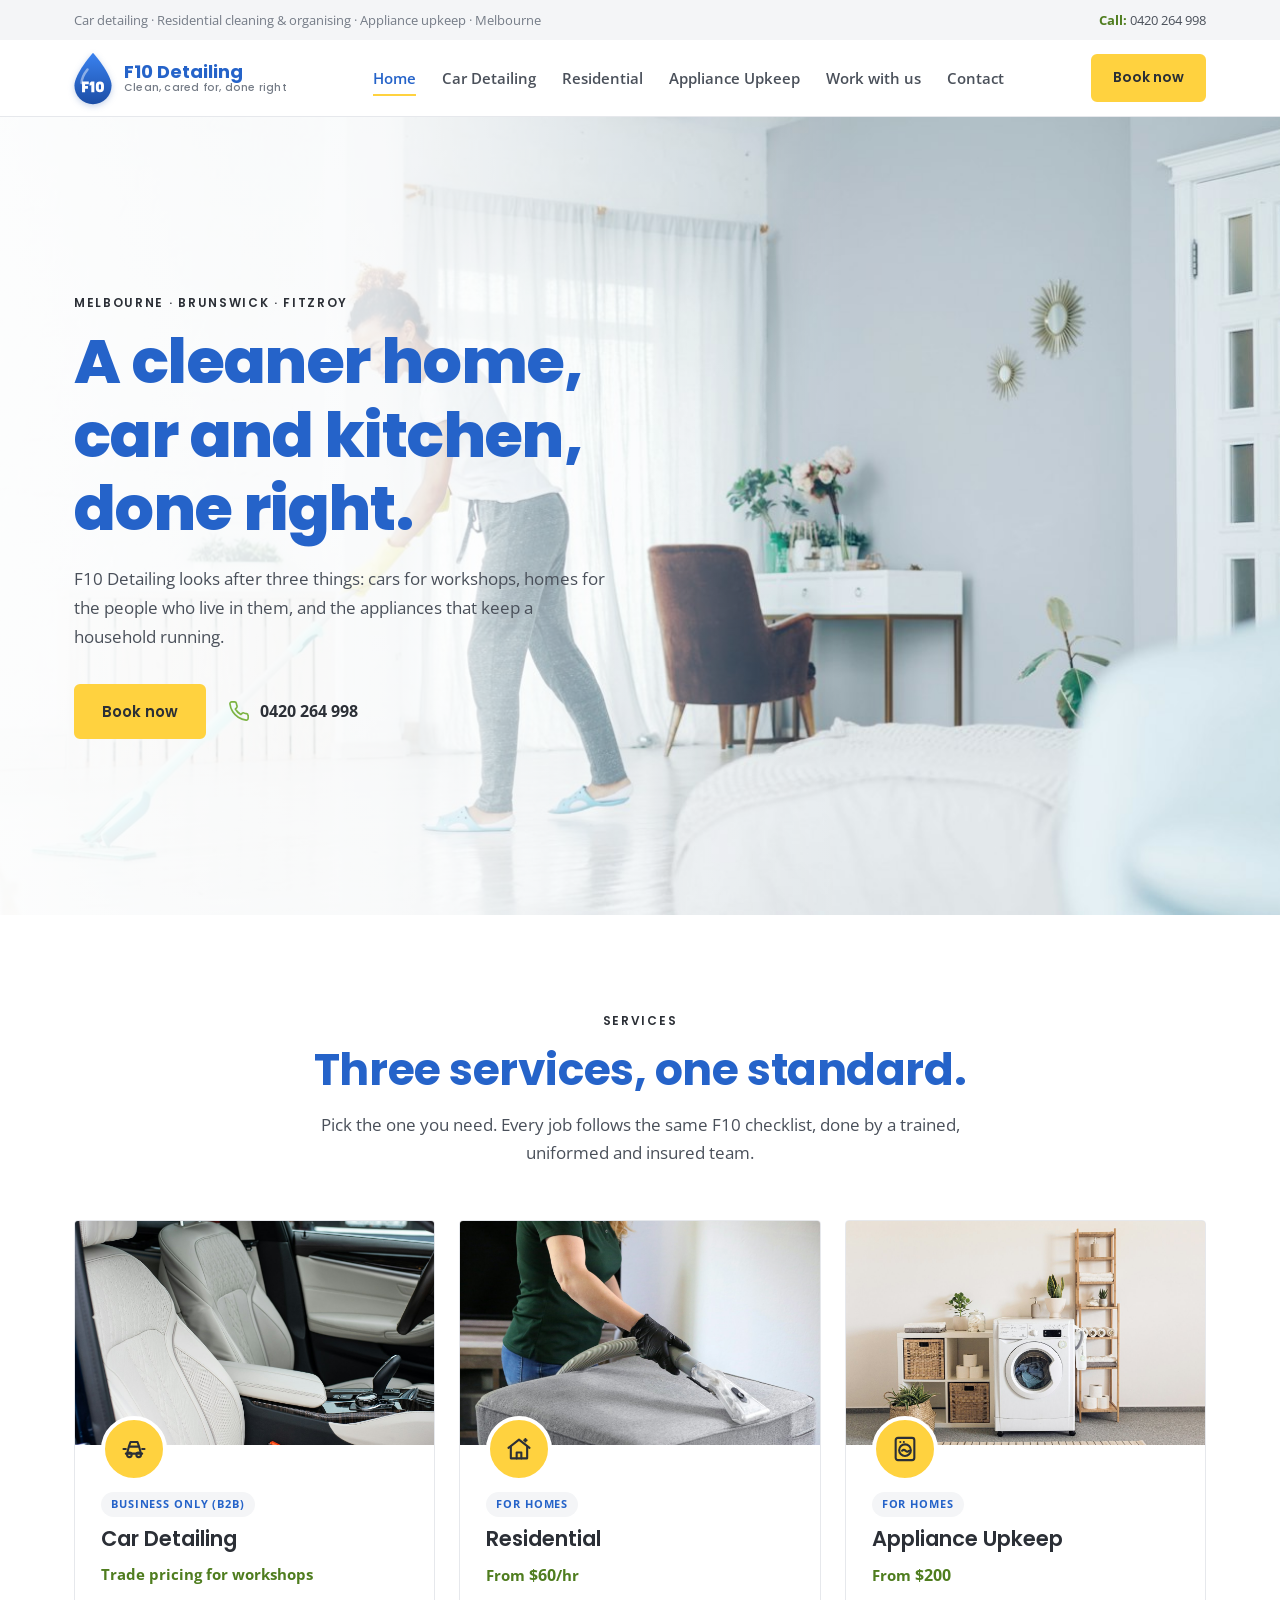
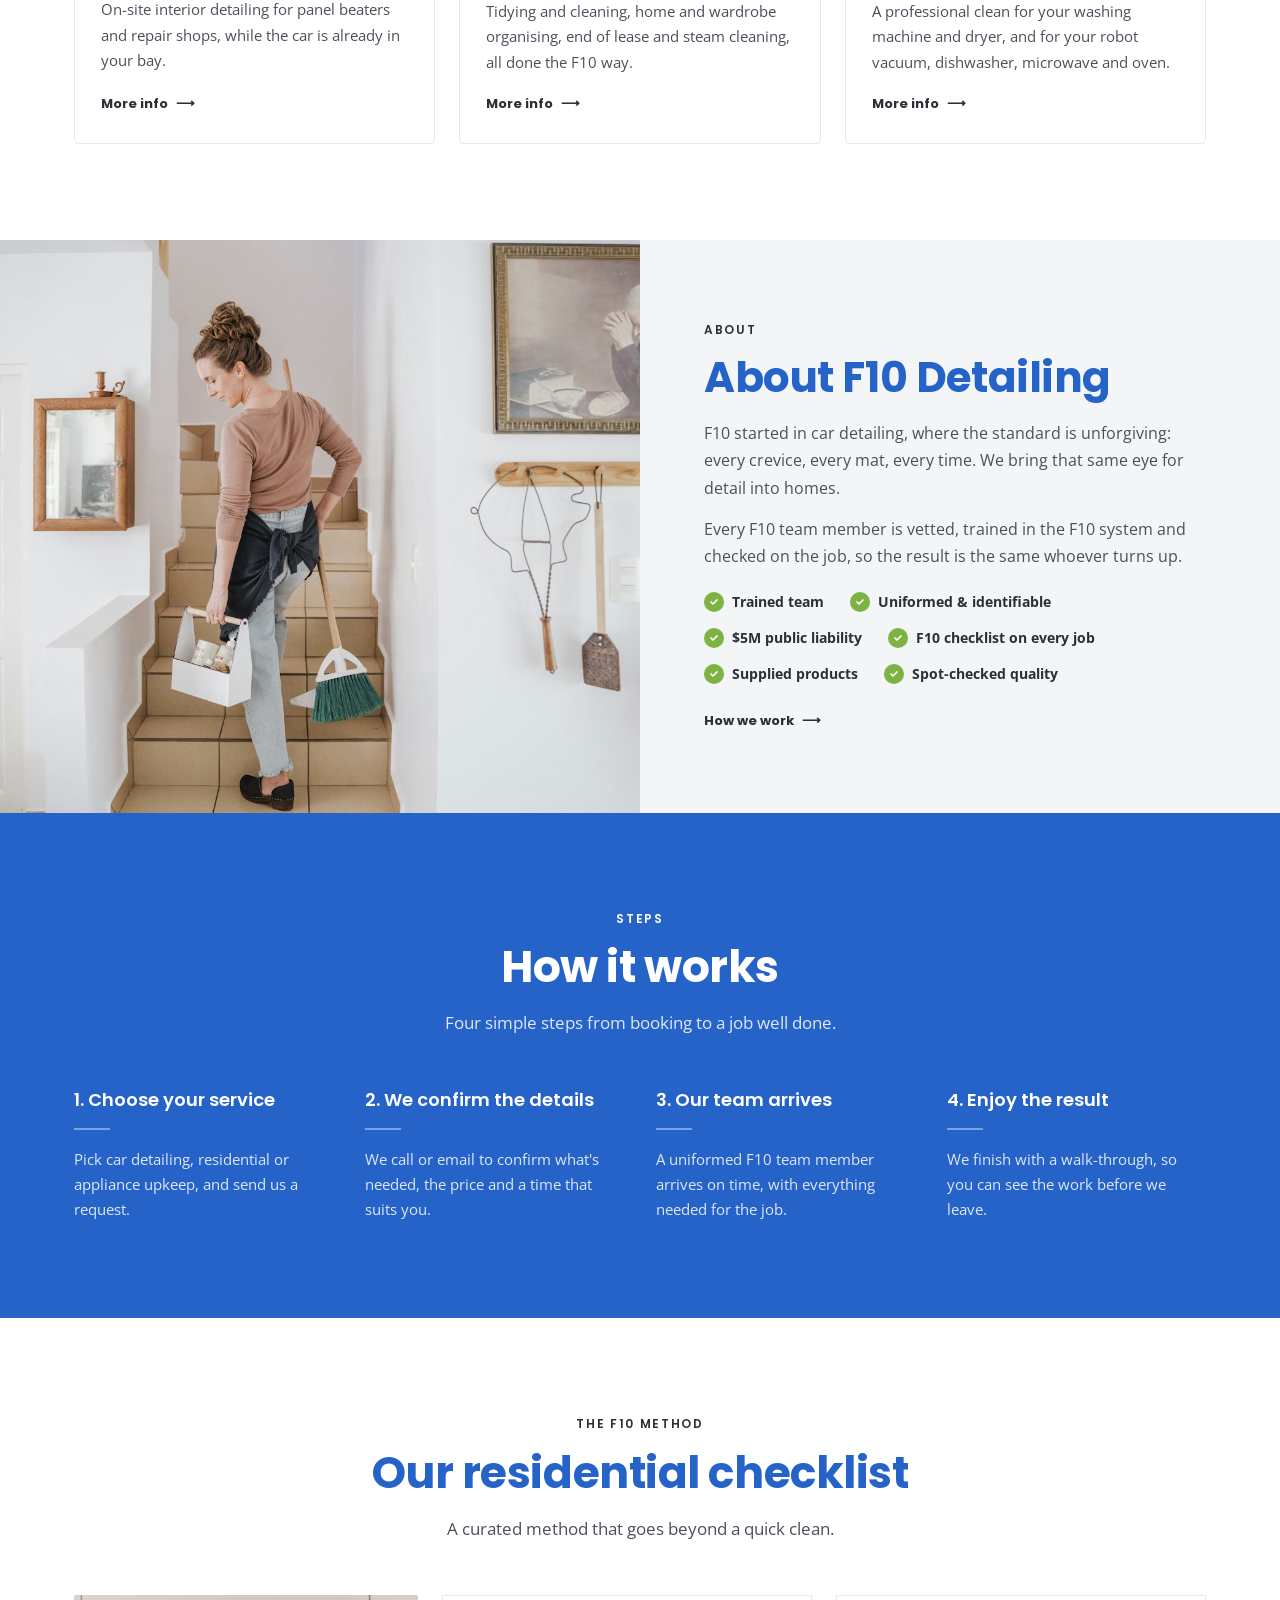
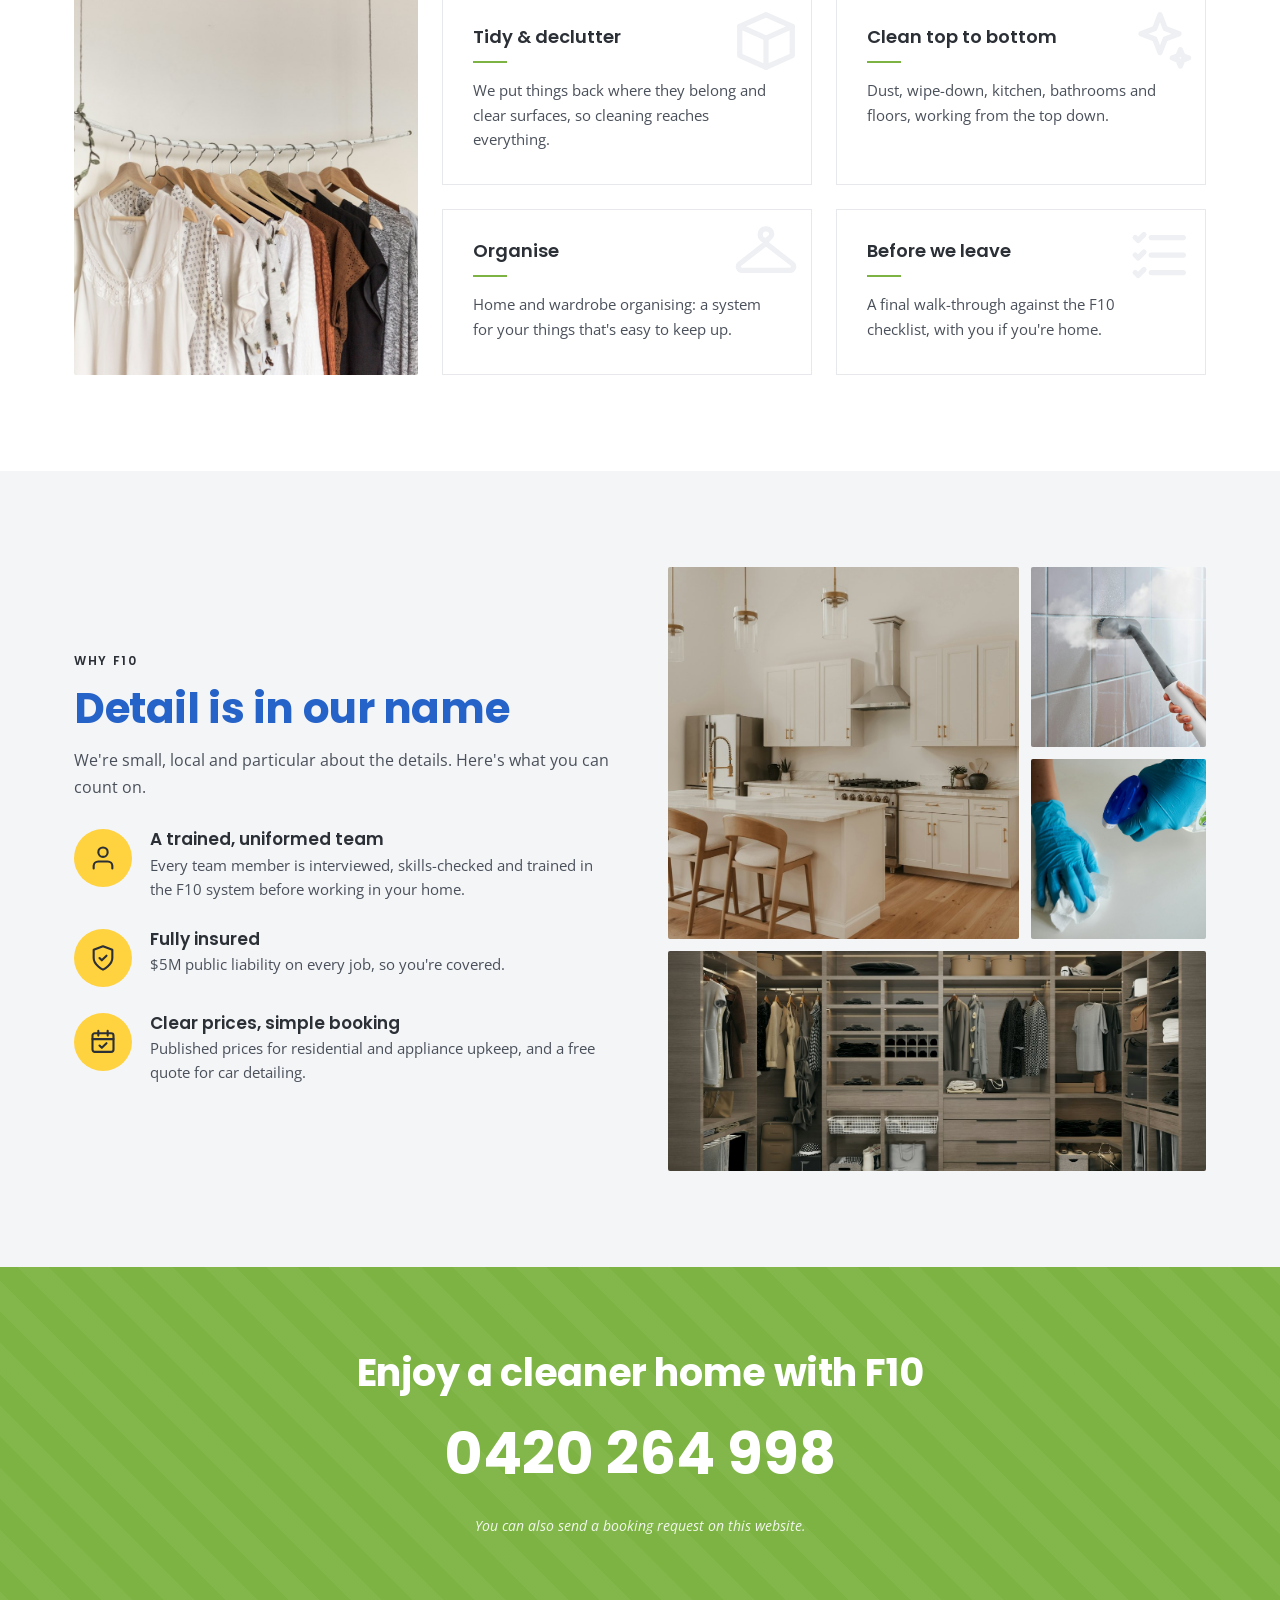
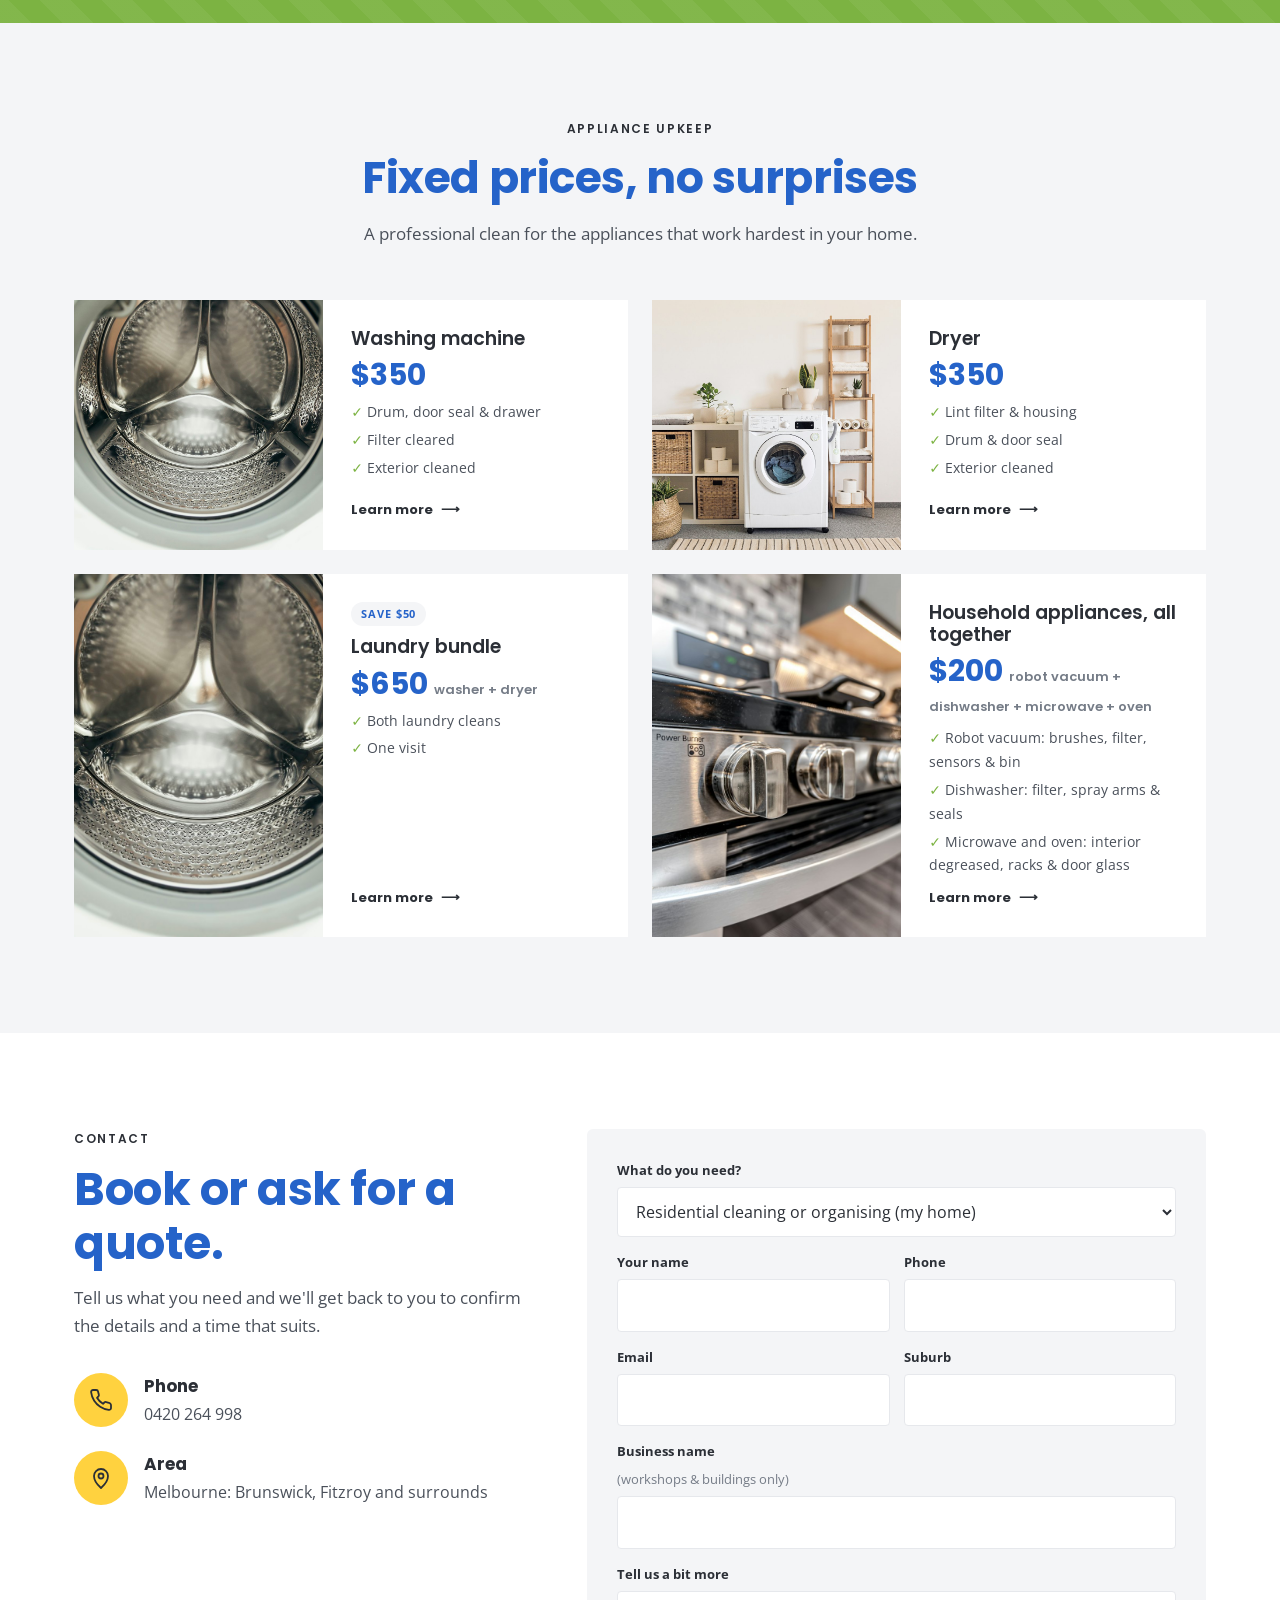
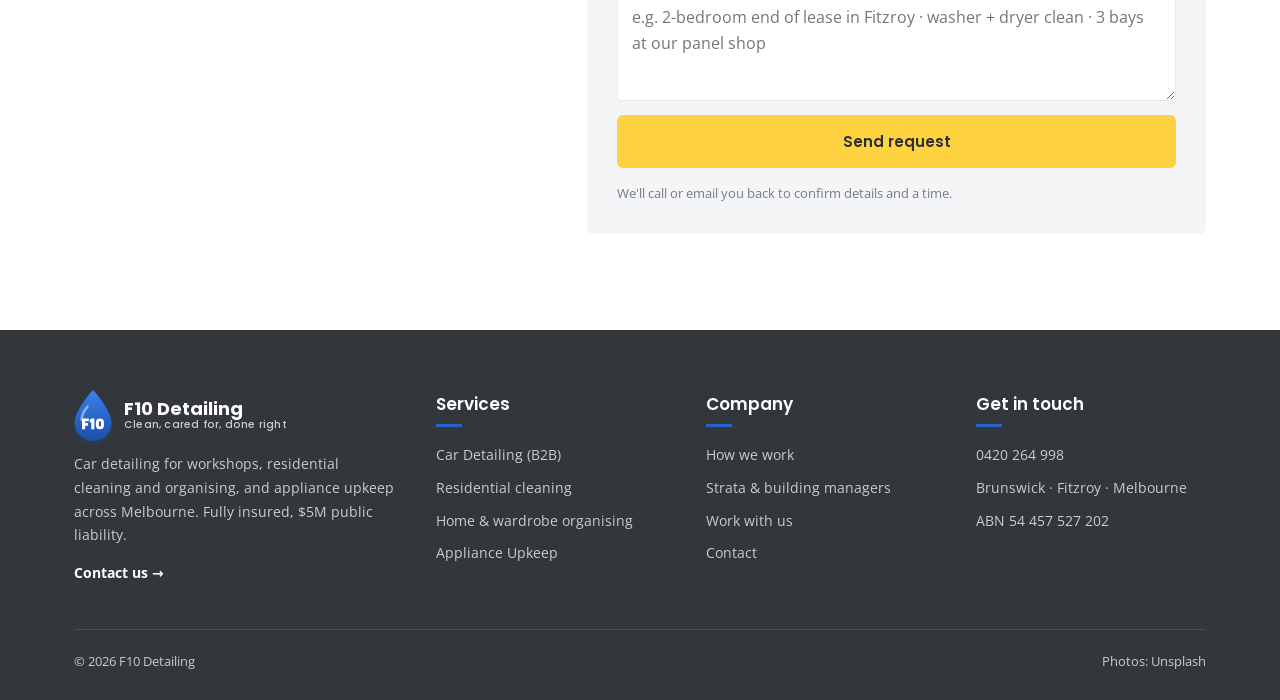
<file: index.html>
<!DOCTYPE html>
<html lang="en-AU">
<head>
<meta charset="UTF-8">
<meta name="viewport" content="width=device-width, initial-scale=1">
<title>F10 Detailing | Car detailing, home cleaning & organising, appliance upkeep in Melbourne</title>
<meta name="description" content="F10 Detailing: car detailing for workshops, residential cleaning, home and wardrobe organising, end of lease and steam cleaning, and professional appliance upkeep in Melbourne.">
<link rel="canonical" href="https://f10-detailing.com.au/">
<meta property="og:type" content="website">
<meta property="og:title" content="F10 Detailing | Car detailing, home cleaning & organising, appliance upkeep in Melbourne">
<meta property="og:description" content="F10 Detailing: car detailing for workshops, residential cleaning, home and wardrobe organising, end of lease and steam cleaning, and professional appliance upkeep in Melbourne.">
<meta property="og:url" content="https://f10-detailing.com.au/">
<meta property="og:image" content="https://f10-detailing.com.au/img/hero-mop.jpg">
<meta name="theme-color" content="#2563c9">
<link rel="icon" href="favicon.ico" sizes="any">
<link rel="icon" href="favicon.svg" type="image/svg+xml">
<link rel="icon" href="favicon-32.png" type="image/png" sizes="32x32">
<link rel="apple-touch-icon" href="apple-touch-icon.png">
<link rel="manifest" href="site.webmanifest">
<link rel="preconnect" href="https://fonts.googleapis.com">
<link rel="preconnect" href="https://fonts.gstatic.com" crossorigin>
<link href="https://fonts.googleapis.com/css2?family=Poppins:wght@500;600;700;800&family=Open+Sans:wght@400;600;700&display=swap" rel="stylesheet">
<link rel="stylesheet" href="style.css">
</head>
<body>
<a class="skip" href="#main">Skip to content</a>
<div class="topbar"><div class="wrap">
  <span>Car detailing · Residential cleaning &amp; organising · Appliance upkeep<span class="hide-sm"> · Melbourne</span></span>
  <a href="tel:+61420264998"><b>Call:</b> 0420 264 998</a>
</div></div>
<header class="site"><div class="wrap">
  <nav class="nav" aria-label="Main">
    <a class="brand" href="index.html" aria-label="F10 Detailing home"><svg xmlns="http://www.w3.org/2000/svg" viewBox="0 0 64 64" class="mark" width="44" height="44" aria-hidden="true" focusable="false"><defs><linearGradient id="f10g0" x1="0" y1="0" x2="0" y2="1"><stop offset="0" stop-color="#3a82f0"/><stop offset="1" stop-color="#1c4ea6"/></linearGradient></defs><path d="M32 2C32 2 10 27 10 41A22 22 0 0 0 54 41C54 27 32 2 32 2Z" fill="url(#f10g0)"/><path d="M18.5 38C18.5 32.5 21.5 27 25.5 22" fill="none" stroke="#fff" stroke-opacity=".45" stroke-width="3" stroke-linecap="round"/><g fill="#fff"><path d="M19 36H27V39.4H22.6V41.4H26V44.6H22.6V49H19Z"/><path d="M30 36H33.6V49H30V40.2L28 41.2V37.8Z"/><path fill-rule="evenodd" d="M40.2 36A4.8 4.8 0 0 1 45 40.8V44.2A4.8 4.8 0 0 1 35.4 44.2V40.8A4.8 4.8 0 0 1 40.2 36ZM40.2 39.4A1.3 1.3 0 0 0 38.9 40.7V44.3A1.3 1.3 0 0 0 41.5 44.3V40.7A1.3 1.3 0 0 0 40.2 39.4Z"/></g></svg><span class="brand-txt">F10 Detailing<small>Clean, cared for, done right</small></span></a>
    <ul>
      <li><a href="index.html" aria-current="page">Home</a></li>
      <li><a href="car-detailing.html">Car Detailing</a></li>
      <li><a href="residential.html">Residential</a></li>
      <li><a href="appliance-upkeep.html">Appliance Upkeep</a></li>
      <li><a href="work-with-us.html">Work with us</a></li>
      <li><a href="contact.html">Contact</a></li>
    </ul>
    <div class="nav-actions">
      <a class="btn" href="contact.html">Book now</a>
      <button class="nav-toggle" type="button" aria-label="Menu" aria-expanded="false"><svg viewBox="0 0 24 24" fill="none" stroke="currentColor" stroke-width="1.8" stroke-linecap="round" stroke-linejoin="round" aria-hidden="true"><path d="M4 7h16M4 12h16M4 17h16"/></svg></button>
    </div>
  </nav>
</div></header>
<main id="main">
<section class="hero-photo" style="background-image:url('img/hero-mop.jpg');background-position:60% center">
  <div class="wrap">
    <div class="copy">
      <div class="eyebrow">Melbourne · Brunswick · Fitzroy</div>
      <h1>A cleaner home, car and kitchen, done right.</h1>
      <p class="lead">F10 Detailing looks after three things: cars for workshops, homes for the people who live in them, and the appliances that keep a household running.</p>
      <div class="hero-cta">
        <a class="btn" href="contact.html">Book now</a>
        <a class="call-link" href="tel:+61420264998"><svg viewBox="0 0 24 24" fill="none" stroke="currentColor" stroke-width="1.8" stroke-linecap="round" stroke-linejoin="round" aria-hidden="true"><path d="M22 16.9v3a2 2 0 0 1-2.2 2 19.8 19.8 0 0 1-8.6-3.1 19.5 19.5 0 0 1-6-6A19.8 19.8 0 0 1 2.1 4.2 2 2 0 0 1 4.1 2h3a2 2 0 0 1 2 1.7c.1.9.4 1.8.7 2.7a2 2 0 0 1-.5 2.1L8 9.8a16 16 0 0 0 6 6l1.3-1.3a2 2 0 0 1 2.1-.4c.9.3 1.8.6 2.7.7a2 2 0 0 1 1.7 2z"/></svg>0420 264 998</a>
      </div>
    </div>
  </div>
</section>

<section>
  <div class="wrap">
    <div class="sec-head center">
      <div class="kicker">Services</div>
      <h2>Three services, one standard.</h2>
      <p>Pick the one you need. Every job follows the same F10 checklist, done by a trained, uniformed and insured team.</p>
    </div>
    <div class="svc-cards">
      <article class="svc-card">
        <div class="ph" style="background-image:url('img/car-interior.jpg')" role="img" aria-label="Clean car interior with white leather seats"></div>
        <div class="body">
          <span class="ic-y"><svg viewBox="0 0 24 24" fill="none" stroke="currentColor" stroke-width="1.8" stroke-linecap="round" stroke-linejoin="round" aria-hidden="true"><path d="M5 16h14M6 16l1.6-6h8.8L18 16M7.6 10 9 6h6l1.4 4"/><circle cx="8" cy="17" r="2"/><circle cx="16" cy="17" r="2"/><path d="M3 12h2M19 12h2"/></svg></span>
          <span class="badge">Business only (B2B)</span>
          <h3>Car Detailing</h3>
          <p class="from">Trade pricing for workshops</p>
          <p>On-site interior detailing for panel beaters and repair shops, while the car is already in your bay.</p>
          <a class="more" href="car-detailing.html">More info</a>
        </div>
      </article>
      <article class="svc-card">
        <div class="ph" style="background-image:url('img/res-vacuum.jpg')" role="img" aria-label="Cleaner steam cleaning an upholstered ottoman"></div>
        <div class="body">
          <span class="ic-y"><svg viewBox="0 0 24 24" fill="none" stroke="currentColor" stroke-width="1.8" stroke-linecap="round" stroke-linejoin="round" aria-hidden="true"><path d="M3 11 12 4l9 7"/><path d="M5 10v10h14V10"/><path d="M10 20v-5h4v5"/><path d="M17.5 3.5v2M16.5 4.5h2"/></svg></span>
          <span class="badge">For homes</span>
          <h3>Residential</h3>
          <p class="from">From <b>$60</b>/hr</p>
          <p>Tidying and cleaning, home and wardrobe organising, end of lease and steam cleaning, all done the F10 way.</p>
          <a class="more" href="residential.html">More info</a>
        </div>
      </article>
      <article class="svc-card">
        <div class="ph" style="background-image:url('img/laundry-room.jpg')" role="img" aria-label="Laundry with a front-loading washing machine"></div>
        <div class="body">
          <span class="ic-y"><svg viewBox="0 0 24 24" fill="none" stroke="currentColor" stroke-width="1.8" stroke-linecap="round" stroke-linejoin="round" aria-hidden="true"><rect x="4" y="2.5" width="16" height="19" rx="2"/><circle cx="12" cy="13" r="5"/><path d="M8 6h.01M11 6h.01M9.5 13.5c1-1 2-1 3 0s2 1 3 0"/></svg></span>
          <span class="badge">For homes</span>
          <h3>Appliance Upkeep</h3>
          <p class="from">From <b>$200</b></p>
          <p>A professional clean for your washing machine and dryer, and for your robot vacuum, dishwasher, microwave and oven.</p>
          <a class="more" href="appliance-upkeep.html">More info</a>
        </div>
      </article>
    </div>
  </div>
</section>

<section class="split">
  <div class="ph" style="background-image:url('img/stairs-caddy.jpg')" role="img" aria-label="Cleaner carrying a cleaning caddy and broom up the stairs of a home"></div>
  <div class="txt">
    <div class="kicker">About</div>
    <h2>About F10 Detailing</h2>
    <p>F10 started in car detailing, where the standard is unforgiving: every crevice, every mat, every time. We bring that same eye for detail into homes.</p>
    <p>Every F10 team member is vetted, trained in the F10 system and checked on the job, so the result is the same whoever turns up.</p>
    <ul class="checks">
      <li>Trained team</li>
      <li>Uniformed &amp; identifiable</li>
      <li>$5M public liability</li>
      <li>F10 checklist on every job</li>
      <li>Supplied products</li>
      <li>Spot-checked quality</li>
    </ul>
    <a class="more" href="how-we-work.html">How we work</a>
  </div>
</section>

<section class="band-blue">
  <div class="wrap">
    <div class="sec-head center">
      <div class="kicker">Steps</div>
      <h2>How it works</h2>
      <p>Four simple steps from booking to a job well done.</p>
    </div>
    <ol class="step4">
      <li><h3>Choose your service</h3><hr><p>Pick car detailing, residential or appliance upkeep, and send us a request.</p></li>
      <li><h3>We confirm the details</h3><hr><p>We call or email to confirm what's needed, the price and a time that suits you.</p></li>
      <li><h3>Our team arrives</h3><hr><p>A uniformed F10 team member arrives on time, with everything needed for the job.</p></li>
      <li><h3>Enjoy the result</h3><hr><p>We finish with a walk-through, so you can see the work before we leave.</p></li>
    </ol>
  </div>
</section>

<section>
  <div class="wrap">
    <div class="sec-head center">
      <div class="kicker">The F10 method</div>
      <h2>Our residential checklist</h2>
      <p>A curated method that goes beyond a quick clean.</p>
    </div>
    <div class="checklist">
      <div class="ph" style="background-image:url('img/wardrobe-hangers.jpg')" role="img" aria-label="Neatly hung clothes on a rail"></div>
      <div class="cl-grid">
        <div class="cl"><span class="bg-ic"><svg viewBox="0 0 24 24" fill="none" stroke="currentColor" stroke-width="1.8" stroke-linecap="round" stroke-linejoin="round" aria-hidden="true"><path d="M3 7l9-4 9 4-9 4z"/><path d="M3 7v10l9 4 9-4V7"/><path d="M12 11v10"/></svg></span><h3>Tidy &amp; declutter</h3><p>We put things back where they belong and clear surfaces, so cleaning reaches everything.</p></div>
        <div class="cl"><span class="bg-ic"><svg viewBox="0 0 24 24" fill="none" stroke="currentColor" stroke-width="1.8" stroke-linecap="round" stroke-linejoin="round" aria-hidden="true"><path d="M12 3l1.8 4.7L18.5 9.5l-4.7 1.8L12 16l-1.8-4.7L5.5 9.5l4.7-1.8z"/><path d="M19 15l.8 2 2 .8-2 .8-.8 2-.8-2-2-.8 2-.8z"/></svg></span><h3>Clean top to bottom</h3><p>Dust, wipe-down, kitchen, bathrooms and floors, working from the top down.</p></div>
        <div class="cl"><span class="bg-ic"><svg viewBox="0 0 24 24" fill="none" stroke="currentColor" stroke-width="1.8" stroke-linecap="round" stroke-linejoin="round" aria-hidden="true"><path d="M12 7a2 2 0 1 1 2-2c0 1-2 1.5-2 3"/><path d="M12 8 3 15a1.3 1.3 0 0 0 .8 2.3h16.4A1.3 1.3 0 0 0 21 15z"/></svg></span><h3>Organise</h3><p>Home and wardrobe organising: a system for your things that's easy to keep up.</p></div>
        <div class="cl"><span class="bg-ic"><svg viewBox="0 0 24 24" fill="none" stroke="currentColor" stroke-width="1.8" stroke-linecap="round" stroke-linejoin="round" aria-hidden="true"><path d="M9 6h11M9 12h11M9 18h11"/><path d="m3.5 6 1 1 2-2M3.5 12l1 1 2-2M3.5 18l1 1 2-2"/></svg></span><h3>Before we leave</h3><p>A final walk-through against the F10 checklist, with you if you're home.</p></div>
      </div>
    </div>
  </div>
</section>

<section class="alt">
  <div class="wrap feat">
    <div>
      <div class="kicker">Why F10</div>
      <h2 style="font-size:clamp(30px,3.6vw,42px)">Detail is in our name</h2>
      <p style="margin-top:14px">We're small, local and particular about the details. Here's what you can count on.</p>
      <ul class="feat-list">
        <li><span class="ic-y"><svg viewBox="0 0 24 24" fill="none" stroke="currentColor" stroke-width="1.8" stroke-linecap="round" stroke-linejoin="round" aria-hidden="true"><path d="M20 21v-2a4 4 0 0 0-4-4H8a4 4 0 0 0-4 4v2"/><circle cx="12" cy="7" r="4"/></svg></span><div><h3>A trained, uniformed team</h3><p>Every team member is interviewed, skills-checked and trained in the F10 system before working in your home.</p></div></li>
        <li><span class="ic-y"><svg viewBox="0 0 24 24" fill="none" stroke="currentColor" stroke-width="1.8" stroke-linecap="round" stroke-linejoin="round" aria-hidden="true"><path d="M12 22s8-4 8-10V5l-8-3-8 3v7c0 6 8 10 8 10z"/><path d="m9 12 2 2 4-4"/></svg></span><div><h3>Fully insured</h3><p>$5M public liability on every job, so you're covered.</p></div></li>
        <li><span class="ic-y"><svg viewBox="0 0 24 24" fill="none" stroke="currentColor" stroke-width="1.8" stroke-linecap="round" stroke-linejoin="round" aria-hidden="true"><rect x="3" y="4.5" width="18" height="16" rx="2"/><path d="M3 9.5h18M8 2.5v4M16 2.5v4"/><path d="m9 15 2 2 4-4"/></svg></span><div><h3>Clear prices, simple booking</h3><p>Published prices for residential and appliance upkeep, and a free quote for car detailing.</p></div></li>
      </ul>
    </div>
    <div class="mosaic">
      <div class="a" style="background-image:url('img/kitchen.jpg')" role="img" aria-label="Bright clean kitchen"></div>
      <div style="background-image:url('img/steam-bathroom.jpg')" role="img" aria-label="Steam cleaning bathroom tiles"></div>
      <div style="background-image:url('img/wipe-spray.jpg')" role="img" aria-label="Gloved hands wiping a surface"></div>
      <div class="d" style="background-image:url('img/wardrobe-closet.jpg')" role="img" aria-label="Organised walk-in wardrobe"></div>
    </div>
  </div>
</section>

<section class="band-green">
  <div class="wrap">
    <h2>Enjoy a cleaner home with F10</h2>
    <a class="big" href="tel:+61420264998">0420 264 998</a>
    <em>You can also send a booking request on this website.</em>
  </div>
</section>

<section class="alt">
  <div class="wrap">
    <div class="sec-head center">
      <div class="kicker">Appliance upkeep</div>
      <h2>Fixed prices, no surprises</h2>
      <p>A professional clean for the appliances that work hardest in your home.</p>
    </div>
    <div class="offers">
      <article class="offer">
        <div class="ph" style="background-image:url('img/washer-drum.jpg')" role="img" aria-label="Inside of a clean washing machine drum"></div>
        <div class="body">
          <h3>Washing machine</h3>
          <div class="price">$350</div>
          <ul><li>Drum, door seal &amp; drawer</li><li>Filter cleared</li><li>Exterior cleaned</li></ul>
          <a class="more" href="appliance-upkeep.html#laundry">Learn more</a>
        </div>
      </article>
      <article class="offer">
        <div class="ph" style="background-image:url('img/laundry-room.jpg')" role="img" aria-label="Laundry with washing machine"></div>
        <div class="body">
          <h3>Dryer</h3>
          <div class="price">$350</div>
          <ul><li>Lint filter &amp; housing</li><li>Drum &amp; door seal</li><li>Exterior cleaned</li></ul>
          <a class="more" href="appliance-upkeep.html#laundry">Learn more</a>
        </div>
      </article>
      <article class="offer">
        <div class="ph" style="background-image:url('img/washer-drum.jpg')" role="img" aria-label="Clean washing machine drum"></div>
        <div class="body">
          <span class="badge">Save $50</span>
          <h3>Laundry bundle</h3>
          <div class="price">$650 <small>washer + dryer</small></div>
          <ul><li>Both laundry cleans</li><li>One visit</li></ul>
          <a class="more" href="appliance-upkeep.html#laundry">Learn more</a>
        </div>
      </article>
      <article class="offer">
        <div class="ph" style="background-image:url('img/oven.jpg')" role="img" aria-label="Stainless steel oven"></div>
        <div class="body">
          <h3>Household appliances, all together</h3>
          <div class="price">$200 <small>robot vacuum + dishwasher + microwave + oven</small></div>
          <ul><li>Robot vacuum: brushes, filter, sensors &amp; bin</li><li>Dishwasher: filter, spray arms &amp; seals</li><li>Microwave and oven: interior degreased, racks &amp; door glass</li></ul>
          <a class="more" href="appliance-upkeep.html#household">Learn more</a>
        </div>
      </article>
    </div>
  </div>
</section>


<section class="contact-sec" id="quote">
  <div class="wrap contact-grid">
    <div>
      <div class="kicker">Contact</div>
      <h2>Book or ask for a quote.</h2>
      <p class="sub">Tell us what you need and we'll get back to you to confirm the details and a time that suits.</p>
      <ul class="info-list">
        <li><span class="ic"><svg viewBox="0 0 24 24" fill="none" stroke="currentColor" stroke-width="1.8" stroke-linecap="round" stroke-linejoin="round" aria-hidden="true"><path d="M22 16.9v3a2 2 0 0 1-2.2 2 19.8 19.8 0 0 1-8.6-3.1 19.5 19.5 0 0 1-6-6A19.8 19.8 0 0 1 2.1 4.2 2 2 0 0 1 4.1 2h3a2 2 0 0 1 2 1.7c.1.9.4 1.8.7 2.7a2 2 0 0 1-.5 2.1L8 9.8a16 16 0 0 0 6 6l1.3-1.3a2 2 0 0 1 2.1-.4c.9.3 1.8.6 2.7.7a2 2 0 0 1 1.7 2z"/></svg></span><div><b>Phone</b><a href="tel:+61420264998">0420 264 998</a></div></li>
        <li><span class="ic"><svg viewBox="0 0 24 24" fill="none" stroke="currentColor" stroke-width="1.8" stroke-linecap="round" stroke-linejoin="round" aria-hidden="true"><path d="M12 22s7-6.2 7-12a7 7 0 1 0-14 0c0 5.8 7 12 7 12z"/><circle cx="12" cy="10" r="2.5"/></svg></span><div><b>Area</b><span>Melbourne: Brunswick, Fitzroy and surrounds</span></div></li>
      </ul>
    </div>
    <form class="form" data-enquiry>
      <label class="wide">What do you need?
        <select name="sector" required>
          <option data-key="residential">Residential cleaning or organising (my home)</option>
          <option data-key="appliance">Appliance upkeep (washer, dryer, kitchen appliances)</option>
          <option data-key="workshop">Car detailing for my workshop / panel shop</option>
          <option data-key="building">A building, strata or property portfolio</option>
          <option data-key="other">Something else</option>
        </select>
      </label>
      <label>Your name<input name="name" autocomplete="name" required></label>
      <label>Phone<input name="phone" type="tel" autocomplete="tel" required></label>
      <label>Email<input name="email" type="email" autocomplete="email"></label>
      <label>Suburb<input name="suburb" autocomplete="address-level2"></label>
      <label class="wide">Business name <span class="opt">(workshops &amp; buildings only)</span><input name="business" autocomplete="organization"></label>
      <label class="wide">Tell us a bit more<textarea name="message" placeholder="e.g. 2-bedroom end of lease in Fitzroy · washer + dryer clean · 3 bays at our panel shop"></textarea></label>
      <div class="hp" aria-hidden="true"><label>Leave blank<input name="botcheck" tabindex="-1" autocomplete="off"></label></div>
      <button class="btn wide" type="submit">Send request</button>
      <p class="form-status wide" role="status" aria-live="polite"></p>
      <p class="small wide">We'll call or email you back to confirm details and a time.</p>
    </form>
  </div>
</section>
</main>
<footer class="site"><div class="wrap">
  <div class="foot">
    <div>
      <a class="brand" href="index.html"><svg xmlns="http://www.w3.org/2000/svg" viewBox="0 0 64 64" class="mark" width="44" height="44" aria-hidden="true" focusable="false"><defs><linearGradient id="f10g1" x1="0" y1="0" x2="0" y2="1"><stop offset="0" stop-color="#3a82f0"/><stop offset="1" stop-color="#1c4ea6"/></linearGradient></defs><path d="M32 2C32 2 10 27 10 41A22 22 0 0 0 54 41C54 27 32 2 32 2Z" fill="url(#f10g1)"/><path d="M18.5 38C18.5 32.5 21.5 27 25.5 22" fill="none" stroke="#fff" stroke-opacity=".45" stroke-width="3" stroke-linecap="round"/><g fill="#fff"><path d="M19 36H27V39.4H22.6V41.4H26V44.6H22.6V49H19Z"/><path d="M30 36H33.6V49H30V40.2L28 41.2V37.8Z"/><path fill-rule="evenodd" d="M40.2 36A4.8 4.8 0 0 1 45 40.8V44.2A4.8 4.8 0 0 1 35.4 44.2V40.8A4.8 4.8 0 0 1 40.2 36ZM40.2 39.4A1.3 1.3 0 0 0 38.9 40.7V44.3A1.3 1.3 0 0 0 41.5 44.3V40.7A1.3 1.3 0 0 0 40.2 39.4Z"/></g></svg><span class="brand-txt">F10 Detailing<small>Clean, cared for, done right</small></span></a>
      <p>Car detailing for workshops, residential cleaning and organising, and appliance upkeep across Melbourne. Fully insured, $5M public liability.</p>
      <a class="foot-cta" href="contact.html">Contact us →</a>
    </div>
    <div>
      <h4>Services</h4>
      <ul>
        <li><a href="car-detailing.html">Car Detailing (B2B)</a></li>
        <li><a href="residential.html">Residential cleaning</a></li>
        <li><a href="residential.html#organising">Home &amp; wardrobe organising</a></li>
        <li><a href="appliance-upkeep.html">Appliance Upkeep</a></li>
      </ul>
    </div>
    <div>
      <h4>Company</h4>
      <ul>
        <li><a href="how-we-work.html">How we work</a></li>
        <li><a href="buildings.html">Strata &amp; building managers</a></li>
        <li><a href="work-with-us.html">Work with us</a></li>
        <li><a href="contact.html">Contact</a></li>
      </ul>
    </div>
    <div>
      <h4>Get in touch</h4>
      <ul>
        <li><a href="tel:+61420264998">0420 264 998</a></li>
        <li>Brunswick · Fitzroy · Melbourne</li>
        <li>ABN 54 457 527 202</li>
      </ul>
    </div>
  </div>
  <div class="foot-base"><span>© 2026 F10 Detailing</span><span>Photos: Unsplash</span></div>
</div></footer>
<script src="site.js" defer></script>
</body>
</html>
</file>
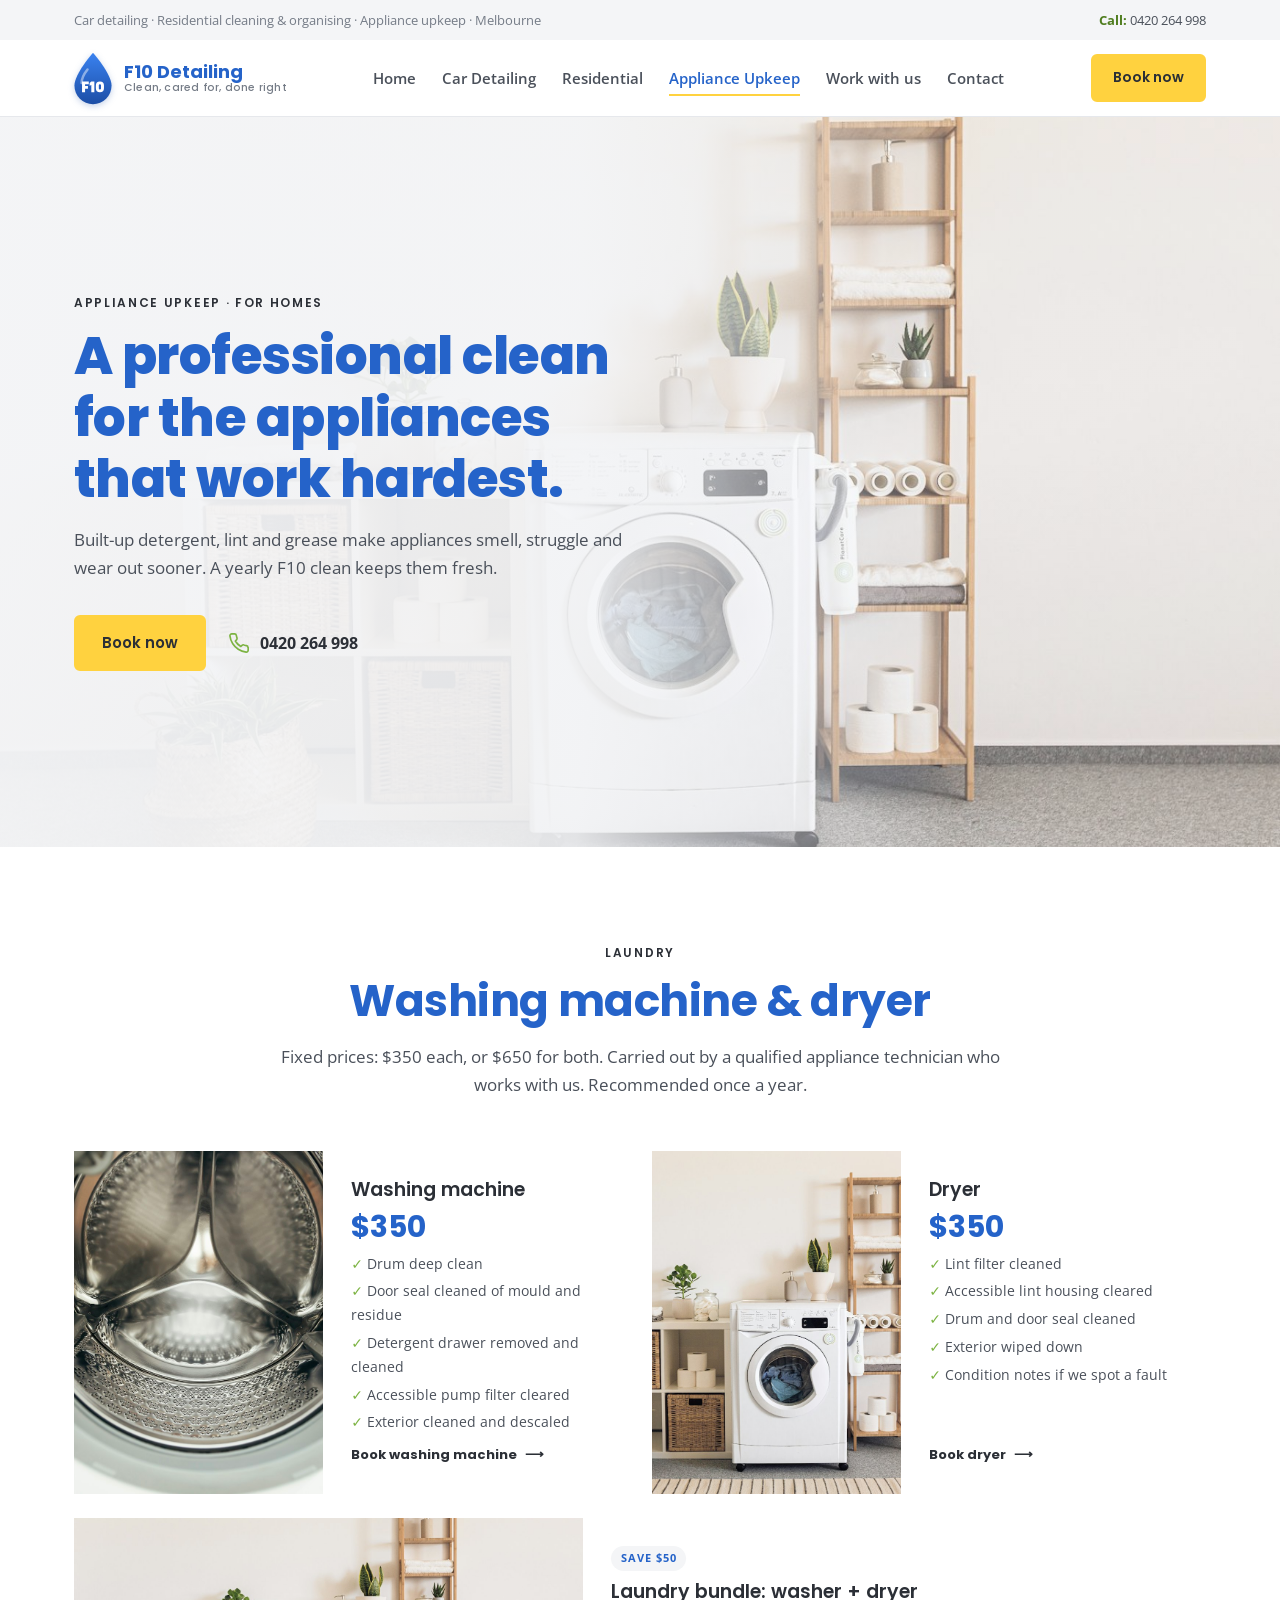
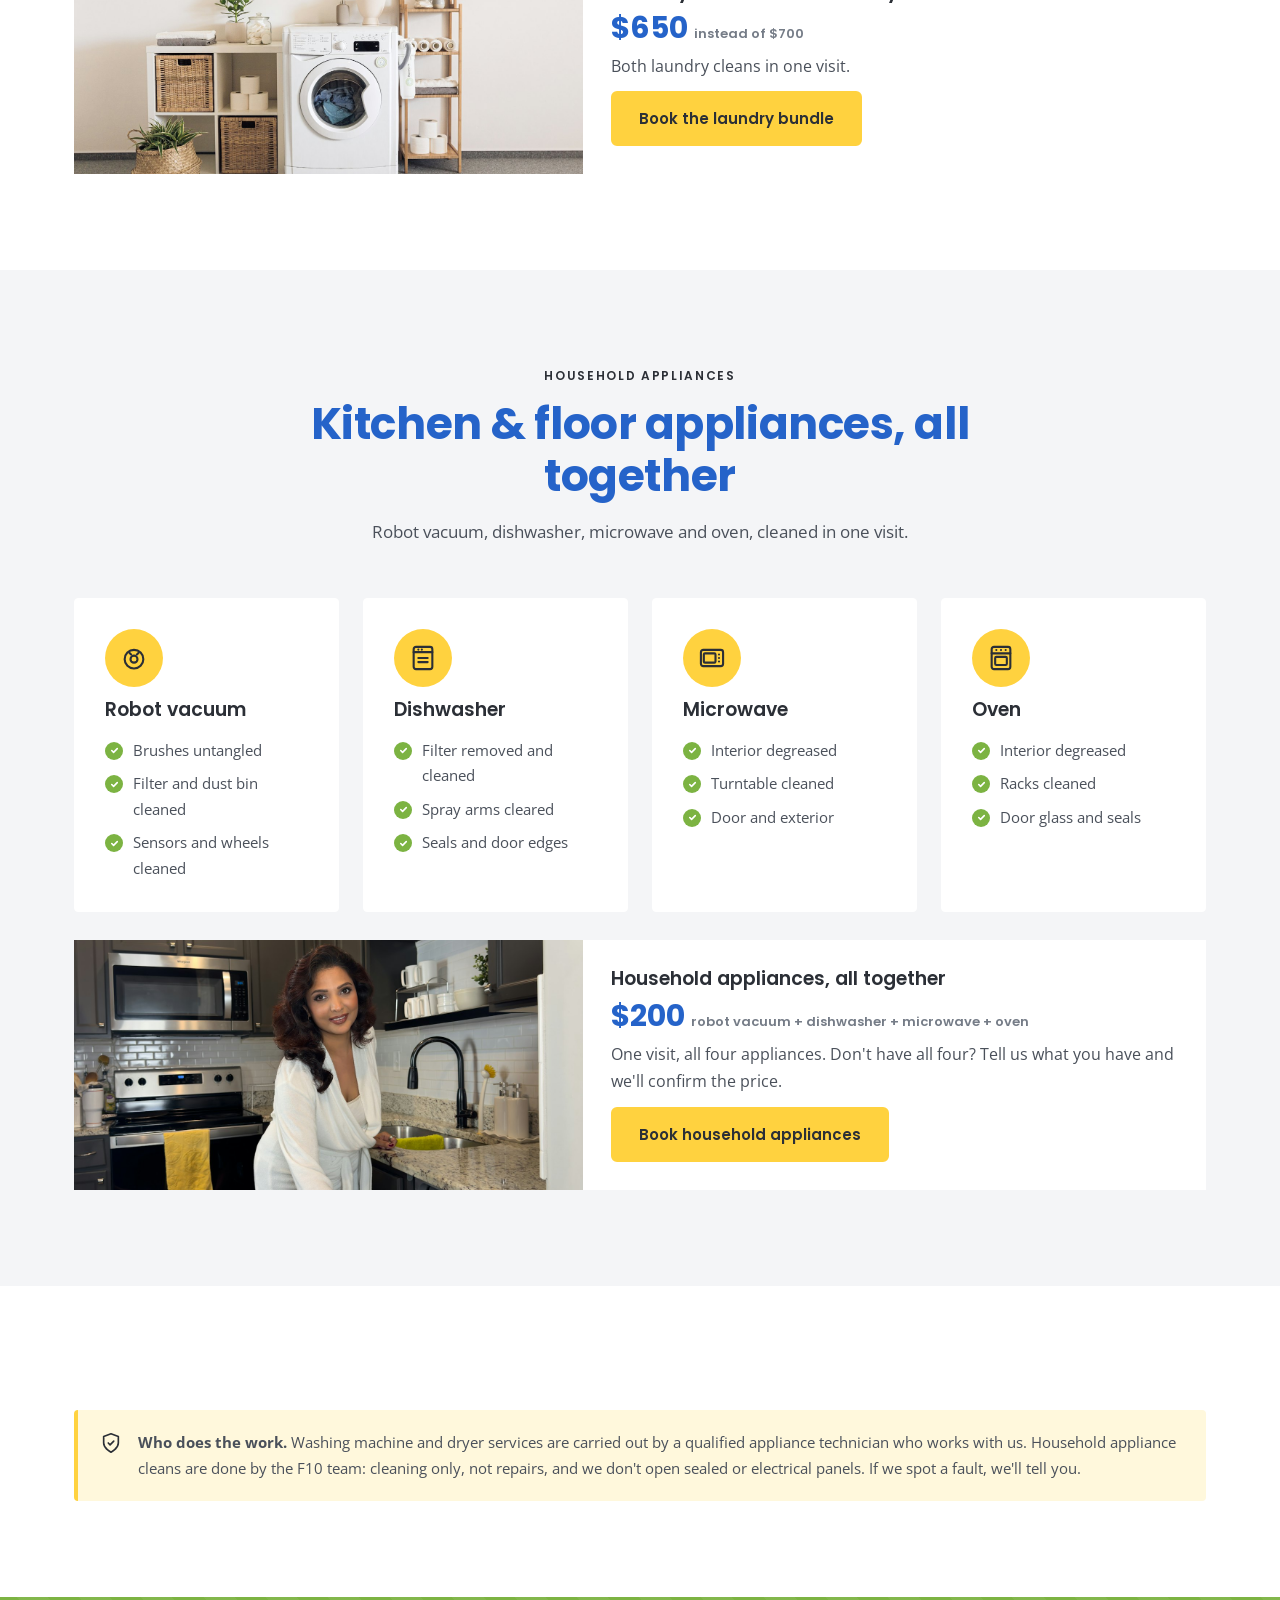
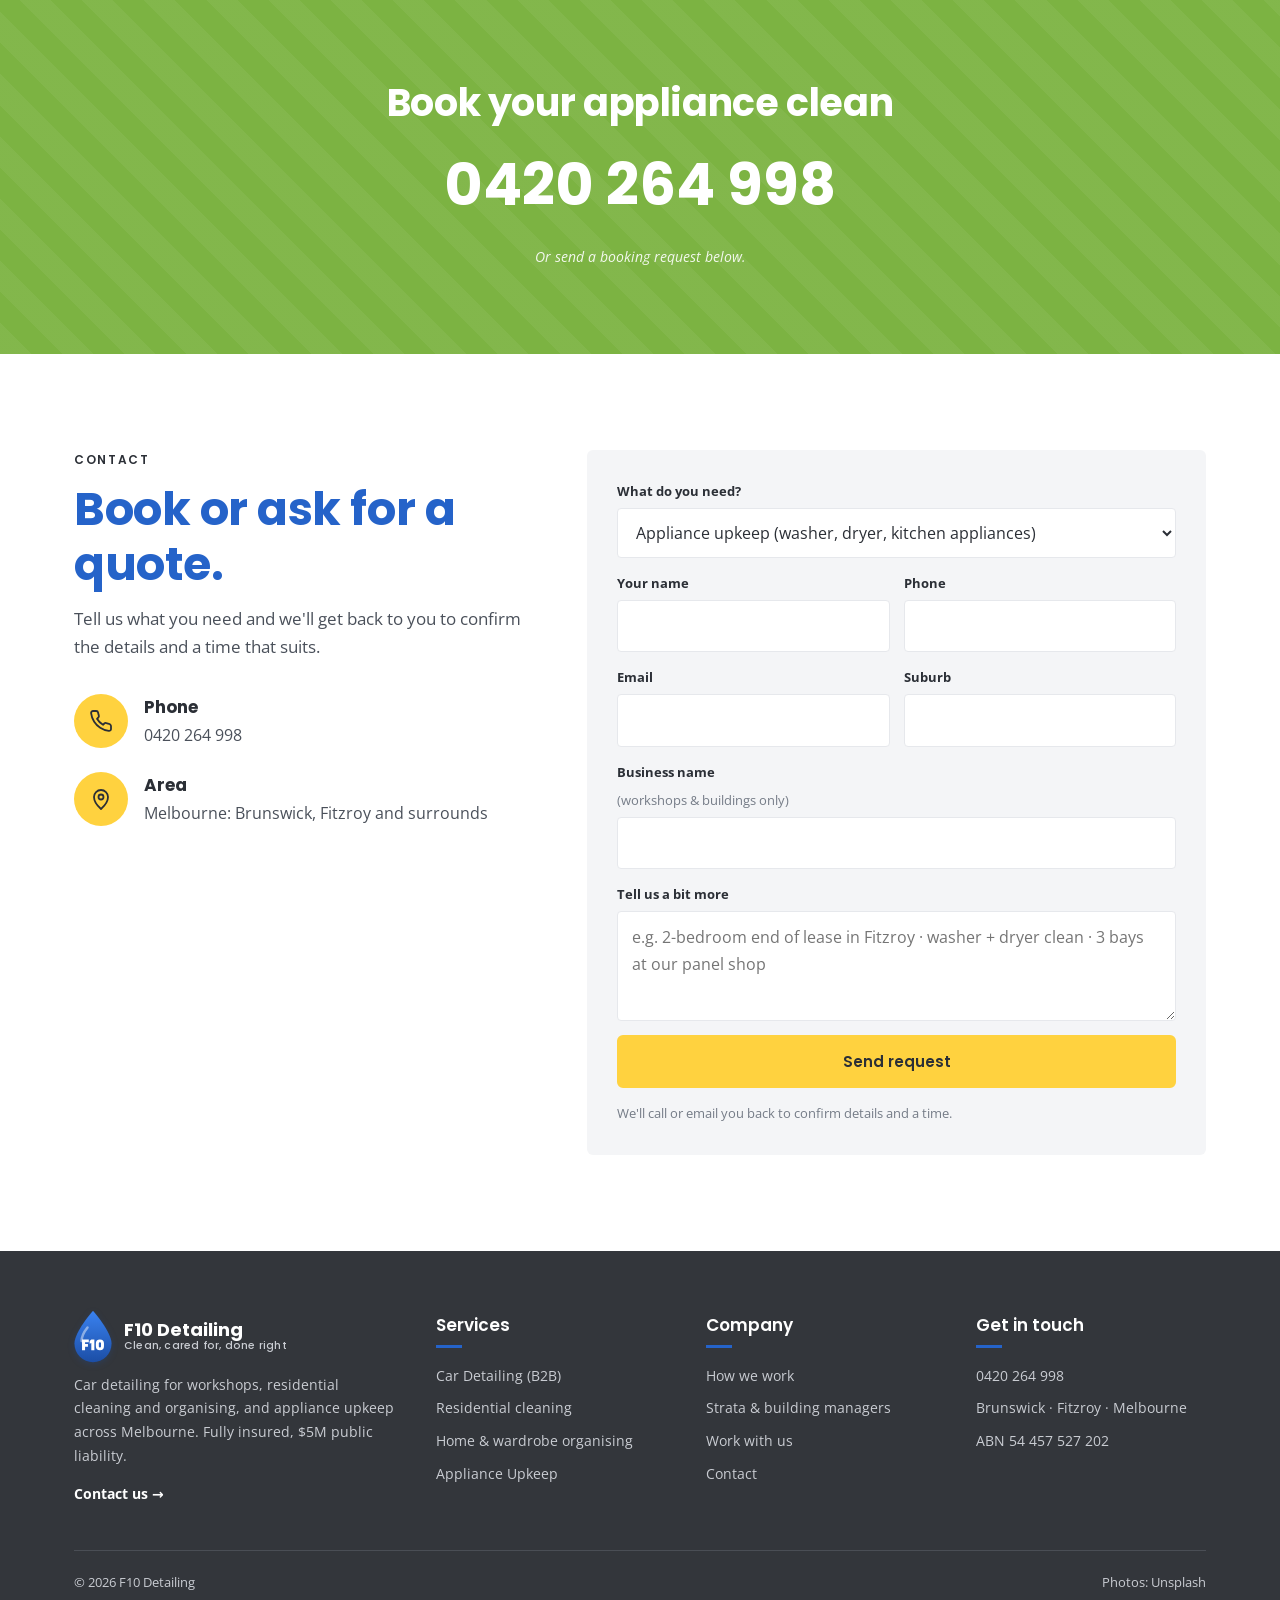
<file: appliance-upkeep.html>
<!DOCTYPE html>
<html lang="en-AU">
<head>
<meta charset="UTF-8">
<meta name="viewport" content="width=device-width, initial-scale=1">
<title>Appliance Upkeep | Washing machine, dryer, dishwasher, oven & robot vacuum cleaning | F10 Detailing</title>
<meta name="description" content="Professional appliance cleaning in Melbourne: washing machine $350, dryer $350, bundle $650, or robot vacuum, dishwasher, microwave and oven together for $200.">
<link rel="canonical" href="https://f10-detailing.com.au/appliance-upkeep.html">
<meta property="og:type" content="website">
<meta property="og:title" content="Appliance Upkeep | Washing machine, dryer, dishwasher, oven & robot vacuum cleaning | F10 Detailing">
<meta property="og:description" content="Professional appliance cleaning in Melbourne: washing machine $350, dryer $350, bundle $650, or robot vacuum, dishwasher, microwave and oven together for $200.">
<meta property="og:url" content="https://f10-detailing.com.au/appliance-upkeep.html">
<meta property="og:image" content="https://f10-detailing.com.au/img/hero-mop.jpg">
<meta name="theme-color" content="#2563c9">
<link rel="icon" href="favicon.ico" sizes="any">
<link rel="icon" href="favicon.svg" type="image/svg+xml">
<link rel="icon" href="favicon-32.png" type="image/png" sizes="32x32">
<link rel="apple-touch-icon" href="apple-touch-icon.png">
<link rel="manifest" href="site.webmanifest">
<link rel="preconnect" href="https://fonts.googleapis.com">
<link rel="preconnect" href="https://fonts.gstatic.com" crossorigin>
<link href="https://fonts.googleapis.com/css2?family=Poppins:wght@500;600;700;800&family=Open+Sans:wght@400;600;700&display=swap" rel="stylesheet">
<link rel="stylesheet" href="style.css">
</head>
<body>
<a class="skip" href="#main">Skip to content</a>
<div class="topbar"><div class="wrap">
  <span>Car detailing · Residential cleaning &amp; organising · Appliance upkeep<span class="hide-sm"> · Melbourne</span></span>
  <a href="tel:+61420264998"><b>Call:</b> 0420 264 998</a>
</div></div>
<header class="site"><div class="wrap">
  <nav class="nav" aria-label="Main">
    <a class="brand" href="index.html" aria-label="F10 Detailing home"><svg xmlns="http://www.w3.org/2000/svg" viewBox="0 0 64 64" class="mark" width="44" height="44" aria-hidden="true" focusable="false"><defs><linearGradient id="f10g0" x1="0" y1="0" x2="0" y2="1"><stop offset="0" stop-color="#3a82f0"/><stop offset="1" stop-color="#1c4ea6"/></linearGradient></defs><path d="M32 2C32 2 10 27 10 41A22 22 0 0 0 54 41C54 27 32 2 32 2Z" fill="url(#f10g0)"/><path d="M18.5 38C18.5 32.5 21.5 27 25.5 22" fill="none" stroke="#fff" stroke-opacity=".45" stroke-width="3" stroke-linecap="round"/><g fill="#fff"><path d="M19 36H27V39.4H22.6V41.4H26V44.6H22.6V49H19Z"/><path d="M30 36H33.6V49H30V40.2L28 41.2V37.8Z"/><path fill-rule="evenodd" d="M40.2 36A4.8 4.8 0 0 1 45 40.8V44.2A4.8 4.8 0 0 1 35.4 44.2V40.8A4.8 4.8 0 0 1 40.2 36ZM40.2 39.4A1.3 1.3 0 0 0 38.9 40.7V44.3A1.3 1.3 0 0 0 41.5 44.3V40.7A1.3 1.3 0 0 0 40.2 39.4Z"/></g></svg><span class="brand-txt">F10 Detailing<small>Clean, cared for, done right</small></span></a>
    <ul>
      <li><a href="index.html">Home</a></li>
      <li><a href="car-detailing.html">Car Detailing</a></li>
      <li><a href="residential.html">Residential</a></li>
      <li><a href="appliance-upkeep.html" aria-current="page">Appliance Upkeep</a></li>
      <li><a href="work-with-us.html">Work with us</a></li>
      <li><a href="contact.html">Contact</a></li>
    </ul>
    <div class="nav-actions">
      <a class="btn" href="contact.html">Book now</a>
      <button class="nav-toggle" type="button" aria-label="Menu" aria-expanded="false"><svg viewBox="0 0 24 24" fill="none" stroke="currentColor" stroke-width="1.8" stroke-linecap="round" stroke-linejoin="round" aria-hidden="true"><path d="M4 7h16M4 12h16M4 17h16"/></svg></button>
    </div>
  </nav>
</div></header>
<main id="main">
<section class="page-hero" style="background-image:url('img/laundry-room.jpg');background-position:right center">
  <div class="wrap">
    <div class="copy">
      <div class="eyebrow">Appliance upkeep · for homes</div>
      <h1>A professional clean for the appliances that work hardest.</h1>
      <p class="lead">Built-up detergent, lint and grease make appliances smell, struggle and wear out sooner. A yearly F10 clean keeps them fresh.</p>
      <div class="hero-cta">
        <a class="btn" href="#quote">Book now</a>
        <a class="call-link" href="tel:+61420264998"><svg viewBox="0 0 24 24" fill="none" stroke="currentColor" stroke-width="1.8" stroke-linecap="round" stroke-linejoin="round" aria-hidden="true"><path d="M22 16.9v3a2 2 0 0 1-2.2 2 19.8 19.8 0 0 1-8.6-3.1 19.5 19.5 0 0 1-6-6A19.8 19.8 0 0 1 2.1 4.2 2 2 0 0 1 4.1 2h3a2 2 0 0 1 2 1.7c.1.9.4 1.8.7 2.7a2 2 0 0 1-.5 2.1L8 9.8a16 16 0 0 0 6 6l1.3-1.3a2 2 0 0 1 2.1-.4c.9.3 1.8.6 2.7.7a2 2 0 0 1 1.7 2z"/></svg>0420 264 998</a>
      </div>
    </div>
  </div>
</section>

<section id="laundry">
  <div class="wrap">
    <div class="sec-head center">
      <div class="kicker">Laundry</div>
      <h2>Washing machine &amp; dryer</h2>
      <p>Fixed prices: $350 each, or $650 for both. Carried out by a qualified appliance technician who works with us. Recommended once a year.</p>
    </div>
    <div class="offers">
      <article class="offer">
        <div class="ph" style="background-image:url('img/washer-drum.jpg')" role="img" aria-label="Inside of a clean washing machine drum"></div>
        <div class="body">
          <h3>Washing machine</h3>
          <div class="price">$350</div>
          <ul>
            <li>Drum deep clean</li>
            <li>Door seal cleaned of mould and residue</li>
            <li>Detergent drawer removed and cleaned</li>
            <li>Accessible pump filter cleared</li>
            <li>Exterior cleaned and descaled</li>
          </ul>
          <a class="more" href="#quote" data-pick="appliance">Book washing machine</a>
        </div>
      </article>
      <article class="offer">
        <div class="ph" style="background-image:url('img/laundry-room.jpg')" role="img" aria-label="Laundry with front-loading machine"></div>
        <div class="body">
          <h3>Dryer</h3>
          <div class="price">$350</div>
          <ul>
            <li>Lint filter cleaned</li>
            <li>Accessible lint housing cleared</li>
            <li>Drum and door seal cleaned</li>
            <li>Exterior wiped down</li>
            <li>Condition notes if we spot a fault</li>
          </ul>
          <a class="more" href="#quote" data-pick="appliance">Book dryer</a>
        </div>
      </article>
      <article class="offer" style="grid-column:1 / -1">
        <div class="ph" style="background-image:url('img/laundry-room.jpg')" role="img" aria-label="Washing machine in a tidy laundry"></div>
        <div class="body">
          <span class="badge">Save $50</span>
          <h3>Laundry bundle: washer + dryer</h3>
          <div class="price">$650 <small>instead of $700</small></div>
          <p>Both laundry cleans in one visit.</p>
          <a class="btn" href="#quote" data-pick="appliance" style="align-self:flex-start;margin-top:auto">Book the laundry bundle</a>
        </div>
      </article>
    </div>
  </div>
</section>

<section class="alt" id="household">
  <div class="wrap">
    <div class="sec-head center">
      <div class="kicker">Household appliances</div>
      <h2>Kitchen &amp; floor appliances, all together</h2>
      <p>Robot vacuum, dishwasher, microwave and oven, cleaned in one visit.</p>
    </div>
    <div class="grid-4">
      <article class="card"><span class="ic"><svg viewBox="0 0 24 24" fill="none" stroke="currentColor" stroke-width="1.8" stroke-linecap="round" stroke-linejoin="round" aria-hidden="true"><circle cx="12" cy="13" r="8"/><circle cx="12" cy="13" r="3"/><path d="M8 7.5l1.5 1.5M16 7.5 14.5 9"/></svg></span><h3>Robot vacuum</h3><ul class="ticks"><li>Brushes untangled</li><li>Filter and dust bin cleaned</li><li>Sensors and wheels cleaned</li></ul></article>
      <article class="card"><span class="ic"><svg viewBox="0 0 24 24" fill="none" stroke="currentColor" stroke-width="1.8" stroke-linecap="round" stroke-linejoin="round" aria-hidden="true"><rect x="4" y="2.5" width="16" height="19" rx="2"/><path d="M4 7h16M8 4.8h.01M11 4.8h.01"/><path d="M8 12h8M8 15.5h8"/></svg></span><h3>Dishwasher</h3><ul class="ticks"><li>Filter removed and cleaned</li><li>Spray arms cleared</li><li>Seals and door edges</li></ul></article>
      <article class="card"><span class="ic"><svg viewBox="0 0 24 24" fill="none" stroke="currentColor" stroke-width="1.8" stroke-linecap="round" stroke-linejoin="round" aria-hidden="true"><rect x="2.5" y="5" width="19" height="14" rx="2"/><rect x="5" y="8" width="10" height="8" rx="1"/><path d="M18 9h.01M18 12h.01M18 15h.01"/></svg></span><h3>Microwave</h3><ul class="ticks"><li>Interior degreased</li><li>Turntable cleaned</li><li>Door and exterior</li></ul></article>
      <article class="card"><span class="ic"><svg viewBox="0 0 24 24" fill="none" stroke="currentColor" stroke-width="1.8" stroke-linecap="round" stroke-linejoin="round" aria-hidden="true"><rect x="4" y="2.5" width="16" height="19" rx="2"/><path d="M4 8h16M8 5.2h.01M12 5.2h.01M16 5.2h.01"/><rect x="7" y="11" width="10" height="7" rx="1"/></svg></span><h3>Oven</h3><ul class="ticks"><li>Interior degreased</li><li>Racks cleaned</li><li>Door glass and seals</li></ul></article>
    </div>
    <div class="offers" style="margin-top:28px">
      <article class="offer" style="grid-column:1 / -1">
        <div class="ph" style="background-image:url('img/dishwasher.jpg')" role="img" aria-label="Kitchen with dishwasher and oven"></div>
        <div class="body">
          <h3>Household appliances, all together</h3>
          <div class="price">$200 <small>robot vacuum + dishwasher + microwave + oven</small></div>
          <p>One visit, all four appliances. Don't have all four? Tell us what you have and we'll confirm the price.</p>
          <a class="btn" href="#quote" data-pick="appliance" style="align-self:flex-start;margin-top:auto">Book household appliances</a>
        </div>
      </article>
    </div>
  </div>
</section>

<section>
  <div class="wrap">
    <div class="callout">
      <svg viewBox="0 0 24 24" fill="none" stroke="currentColor" stroke-width="1.8" stroke-linecap="round" stroke-linejoin="round" aria-hidden="true"><path d="M12 22s8-4 8-10V5l-8-3-8 3v7c0 6 8 10 8 10z"/><path d="m9 12 2 2 4-4"/></svg>
      <span><b>Who does the work.</b> Washing machine and dryer services are carried out by a qualified appliance technician who works with us. Household appliance cleans are done by the F10 team: cleaning only, not repairs, and we don't open sealed or electrical panels. If we spot a fault, we'll tell you.</span>
    </div>
  </div>
</section>

<section class="band-green">
  <div class="wrap">
    <h2>Book your appliance clean</h2>
    <a class="big" href="tel:+61420264998">0420 264 998</a>
    <em>Or send a booking request below.</em>
  </div>
</section>


<section class="contact-sec" id="quote">
  <div class="wrap contact-grid">
    <div>
      <div class="kicker">Contact</div>
      <h2>Book or ask for a quote.</h2>
      <p class="sub">Tell us what you need and we'll get back to you to confirm the details and a time that suits.</p>
      <ul class="info-list">
        <li><span class="ic"><svg viewBox="0 0 24 24" fill="none" stroke="currentColor" stroke-width="1.8" stroke-linecap="round" stroke-linejoin="round" aria-hidden="true"><path d="M22 16.9v3a2 2 0 0 1-2.2 2 19.8 19.8 0 0 1-8.6-3.1 19.5 19.5 0 0 1-6-6A19.8 19.8 0 0 1 2.1 4.2 2 2 0 0 1 4.1 2h3a2 2 0 0 1 2 1.7c.1.9.4 1.8.7 2.7a2 2 0 0 1-.5 2.1L8 9.8a16 16 0 0 0 6 6l1.3-1.3a2 2 0 0 1 2.1-.4c.9.3 1.8.6 2.7.7a2 2 0 0 1 1.7 2z"/></svg></span><div><b>Phone</b><a href="tel:+61420264998">0420 264 998</a></div></li>
        <li><span class="ic"><svg viewBox="0 0 24 24" fill="none" stroke="currentColor" stroke-width="1.8" stroke-linecap="round" stroke-linejoin="round" aria-hidden="true"><path d="M12 22s7-6.2 7-12a7 7 0 1 0-14 0c0 5.8 7 12 7 12z"/><circle cx="12" cy="10" r="2.5"/></svg></span><div><b>Area</b><span>Melbourne: Brunswick, Fitzroy and surrounds</span></div></li>
      </ul>
    </div>
    <form class="form" data-enquiry>
      <label class="wide">What do you need?
        <select name="sector" required>
          <option data-key="residential">Residential cleaning or organising (my home)</option>
          <option selected data-key="appliance">Appliance upkeep (washer, dryer, kitchen appliances)</option>
          <option data-key="workshop">Car detailing for my workshop / panel shop</option>
          <option data-key="building">A building, strata or property portfolio</option>
          <option data-key="other">Something else</option>
        </select>
      </label>
      <label>Your name<input name="name" autocomplete="name" required></label>
      <label>Phone<input name="phone" type="tel" autocomplete="tel" required></label>
      <label>Email<input name="email" type="email" autocomplete="email"></label>
      <label>Suburb<input name="suburb" autocomplete="address-level2"></label>
      <label class="wide">Business name <span class="opt">(workshops &amp; buildings only)</span><input name="business" autocomplete="organization"></label>
      <label class="wide">Tell us a bit more<textarea name="message" placeholder="e.g. 2-bedroom end of lease in Fitzroy · washer + dryer clean · 3 bays at our panel shop"></textarea></label>
      <div class="hp" aria-hidden="true"><label>Leave blank<input name="botcheck" tabindex="-1" autocomplete="off"></label></div>
      <button class="btn wide" type="submit">Send request</button>
      <p class="form-status wide" role="status" aria-live="polite"></p>
      <p class="small wide">We'll call or email you back to confirm details and a time.</p>
    </form>
  </div>
</section>
</main>
<footer class="site"><div class="wrap">
  <div class="foot">
    <div>
      <a class="brand" href="index.html"><svg xmlns="http://www.w3.org/2000/svg" viewBox="0 0 64 64" class="mark" width="44" height="44" aria-hidden="true" focusable="false"><defs><linearGradient id="f10g1" x1="0" y1="0" x2="0" y2="1"><stop offset="0" stop-color="#3a82f0"/><stop offset="1" stop-color="#1c4ea6"/></linearGradient></defs><path d="M32 2C32 2 10 27 10 41A22 22 0 0 0 54 41C54 27 32 2 32 2Z" fill="url(#f10g1)"/><path d="M18.5 38C18.5 32.5 21.5 27 25.5 22" fill="none" stroke="#fff" stroke-opacity=".45" stroke-width="3" stroke-linecap="round"/><g fill="#fff"><path d="M19 36H27V39.4H22.6V41.4H26V44.6H22.6V49H19Z"/><path d="M30 36H33.6V49H30V40.2L28 41.2V37.8Z"/><path fill-rule="evenodd" d="M40.2 36A4.8 4.8 0 0 1 45 40.8V44.2A4.8 4.8 0 0 1 35.4 44.2V40.8A4.8 4.8 0 0 1 40.2 36ZM40.2 39.4A1.3 1.3 0 0 0 38.9 40.7V44.3A1.3 1.3 0 0 0 41.5 44.3V40.7A1.3 1.3 0 0 0 40.2 39.4Z"/></g></svg><span class="brand-txt">F10 Detailing<small>Clean, cared for, done right</small></span></a>
      <p>Car detailing for workshops, residential cleaning and organising, and appliance upkeep across Melbourne. Fully insured, $5M public liability.</p>
      <a class="foot-cta" href="contact.html">Contact us →</a>
    </div>
    <div>
      <h4>Services</h4>
      <ul>
        <li><a href="car-detailing.html">Car Detailing (B2B)</a></li>
        <li><a href="residential.html">Residential cleaning</a></li>
        <li><a href="residential.html#organising">Home &amp; wardrobe organising</a></li>
        <li><a href="appliance-upkeep.html">Appliance Upkeep</a></li>
      </ul>
    </div>
    <div>
      <h4>Company</h4>
      <ul>
        <li><a href="how-we-work.html">How we work</a></li>
        <li><a href="buildings.html">Strata &amp; building managers</a></li>
        <li><a href="work-with-us.html">Work with us</a></li>
        <li><a href="contact.html">Contact</a></li>
      </ul>
    </div>
    <div>
      <h4>Get in touch</h4>
      <ul>
        <li><a href="tel:+61420264998">0420 264 998</a></li>
        <li>Brunswick · Fitzroy · Melbourne</li>
        <li>ABN 54 457 527 202</li>
      </ul>
    </div>
  </div>
  <div class="foot-base"><span>© 2026 F10 Detailing</span><span>Photos: Unsplash</span></div>
</div></footer>
<script src="site.js" defer></script>
</body>
</html>
</file>
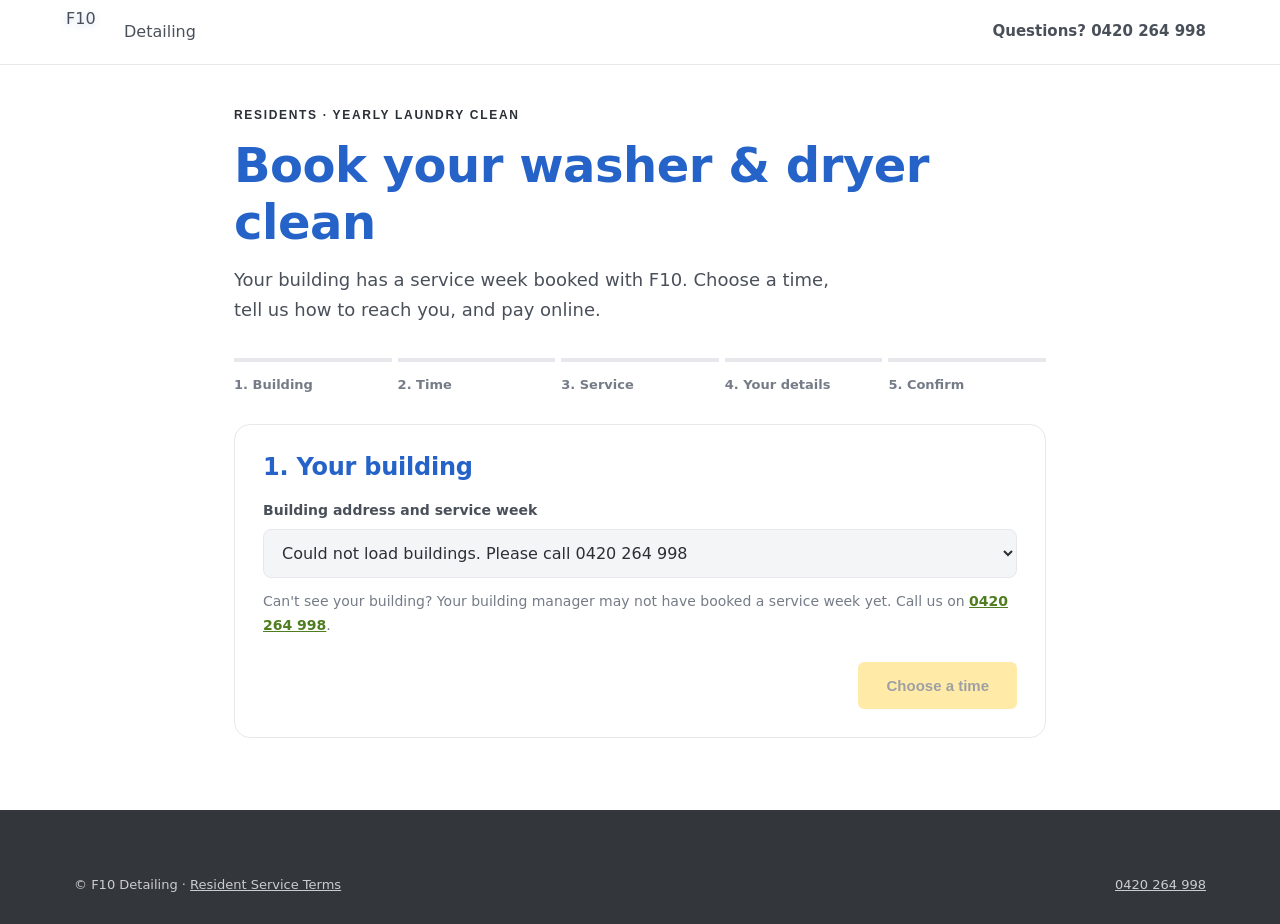
<file: book.html>
<!DOCTYPE html>
<html lang="en-AU">
<head>
<meta charset="UTF-8">
<meta name="viewport" content="width=device-width, initial-scale=1">
<title>Book your laundry clean | F10 Detailing</title>
<meta name="description" content="Residents: book your building's yearly washing machine and dryer clean with F10 Detailing.">
<meta name="robots" content="noindex">
<meta name="theme-color" content="#15191d">
<link rel="icon" href="favicon.ico" sizes="any">
<link rel="icon" href="favicon.svg" type="image/svg+xml">
<link rel="apple-touch-icon" href="apple-touch-icon.png">
<link rel="preconnect" href="https://fonts.googleapis.com">
<link rel="preconnect" href="https://fonts.gstatic.com" crossorigin>
<link href="https://fonts.googleapis.com/css2?family=Archivo:wght@600;700;800;900&family=Inter:wght@400;500;600;700&display=swap" rel="stylesheet">
<link rel="stylesheet" href="style.css">
<link rel="stylesheet" href="book.css">
</head>
<body class="book">
<header class="site"><div class="wrap">
  <nav class="nav" aria-label="Main">
    <a class="brand" href="index.html" aria-label="F10 Detailing home"><span class="mark">F10</span>Detailing</a>
    <a class="book-call" href="tel:+61420264998">Questions? 0420 264 998</a>
  </nav>
</div></header>

<main id="main" class="wrap book-main">
  <div class="demo-banner" id="demo" hidden>Demo mode: sample buildings and times. Nothing is saved or charged.</div>

  <div class="book-head">
    <div class="eyebrow">Residents · yearly laundry clean</div>
    <h1>Book your washer &amp; dryer clean</h1>
    <p class="lead">Your building has a service week booked with F10. Choose a time, tell us how to reach you, and pay online.</p>
  </div>

  <ol class="stepper" id="stepper" aria-label="Booking steps">
    <li data-s="1">Building</li><li data-s="2">Time</li><li data-s="3">Service</li><li data-s="4">Your details</li><li data-s="5">Confirm</li>
  </ol>

  <!-- 1. Building -->
  <section class="step" data-step="1">
    <h2>1. Your building</h2>
    <label class="field">Building address and service week
      <select id="week" required><option value="">Loading buildings…</option></select>
    </label>
    <p class="hint">Can't see your building? Your building manager may not have booked a service week yet. Call us on <a href="tel:+61420264998">0420 264 998</a>.</p>
    <div class="actions"><button class="btn" type="button" data-next="2" id="to2" disabled>Choose a time</button></div>
  </section>

  <!-- 2. Time -->
  <section class="step" data-step="2" hidden>
    <h2>2. Pick a time</h2>
    <div class="legend"><span class="k available">Available</span><span class="k taken">Booked</span><span class="k blocked">Unavailable</span></div>
    <div class="cal" id="cal" role="grid" aria-label="Available times"></div>
    <div class="enquiry" id="enquiry" hidden>
      <h3>This time is already taken</h3>
      <p>You can still ask for it. We'll try to add an extra worker and let you know whether we can fit you in. If we can't, we'll book your second choice instead, so please pick one from the available times.</p>
      <label class="field">Your second choice (available times only)
        <select id="second"><option value="">Choose an available time…</option></select>
      </label>
    </div>
    <div class="actions">
      <button class="btn secondary" type="button" data-back="1">Back</button>
      <button class="btn" type="button" data-next="3" id="to3" disabled>Continue</button>
    </div>
  </section>

  <!-- 3. Service -->
  <section class="step" data-step="3" hidden>
    <h2>3. Choose your service</h2>
    <div class="products" id="products" role="radiogroup" aria-label="Service"></div>
    <div class="actions">
      <button class="btn secondary" type="button" data-back="2">Back</button>
      <button class="btn" type="button" data-next="4" id="to4" disabled>Continue</button>
    </div>
  </section>

  <!-- 4. Details -->
  <section class="step" data-step="4" hidden>
    <h2>4. Your details</h2>
    <form id="details" class="details" novalidate>
      <label class="field">Full name<input name="name" autocomplete="name" required></label>
      <label class="field">Unit / apartment number<input name="unit" required placeholder="e.g. Unit 304"></label>
      <label class="field">Mobile<input name="phone" type="tel" autocomplete="tel" required></label>
      <label class="field">Backup phone <span class="opt">(someone we can call if you're not home)</span><input name="backup_phone" type="tel"></label>
      <label class="field wide">Email <span class="opt">(for your receipt and confirmation)</span><input name="email" type="email" autocomplete="email" required></label>
      <label class="field wide">Access notes <span class="opt">(keys with concierge, pets, intercom, where the laundry is)</span><textarea name="access_notes" rows="3"></textarea></label>
    </form>
    <div class="actions">
      <button class="btn secondary" type="button" data-back="3">Back</button>
      <button class="btn" type="button" id="to5">Review booking</button>
    </div>
  </section>

  <!-- 5. Confirm -->
  <section class="step" data-step="5" hidden>
    <h2>5. Check and confirm</h2>
    <dl class="summary" id="summary"></dl>
    <label class="agree"><input type="checkbox" id="agree"> <span>I have read and agree to the <a href="resident-terms.html" target="_blank" rel="noopener">Resident Service Terms</a>, including letting F10 into my home at the booked time, or arranging access as described in my notes.</span></label>
    <label class="agree"><input type="checkbox" id="agree2"> <span>I'm the resident (or authorised by the resident) and 18 or over.</span></label>
    <p class="form-error" id="err" role="alert"></p>
    <div class="actions">
      <button class="btn secondary" type="button" data-back="4">Back</button>
      <button class="btn" type="button" id="submit" disabled>Continue to payment</button>
    </div>
    <p class="hint" id="payhint">Payment is taken securely by Stripe. Your time is held for 30 minutes while you pay.</p>
  </section>

  <!-- Done -->
  <section class="step done" data-step="6" hidden>
    <div class="done-ic" aria-hidden="true">✓</div>
    <h2 id="doneTitle">Request received</h2>
    <p id="doneText"></p>
    <p><a class="btn secondary" href="book.html">Make another booking</a></p>
  </section>
</main>

<footer class="site book-foot"><div class="wrap foot-base">
  <span>© F10 Detailing · <a href="resident-terms.html">Resident Service Terms</a></span>
  <span><a href="tel:+61420264998">0420 264 998</a></span>
</div></footer>

<script src="book-config.js"></script>
<script src="book.js" defer></script>
</body>
</html>
</file>
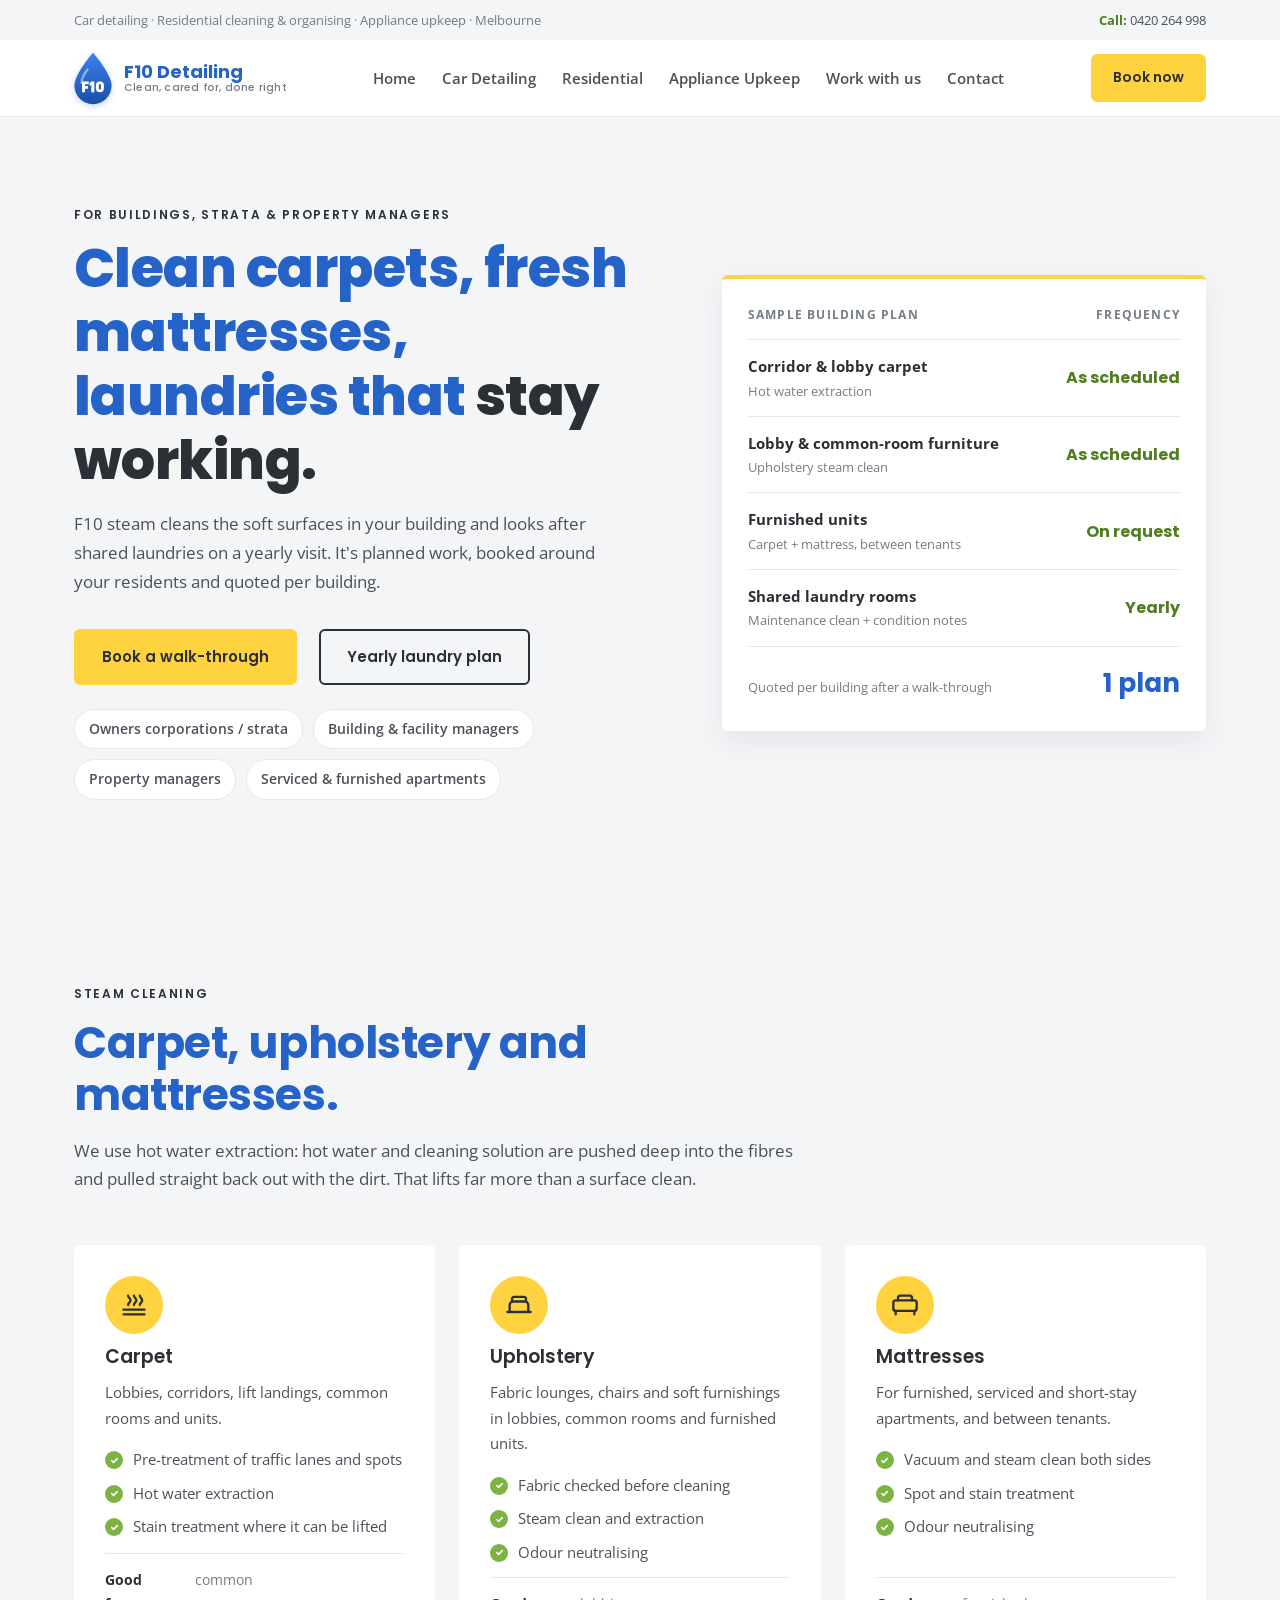
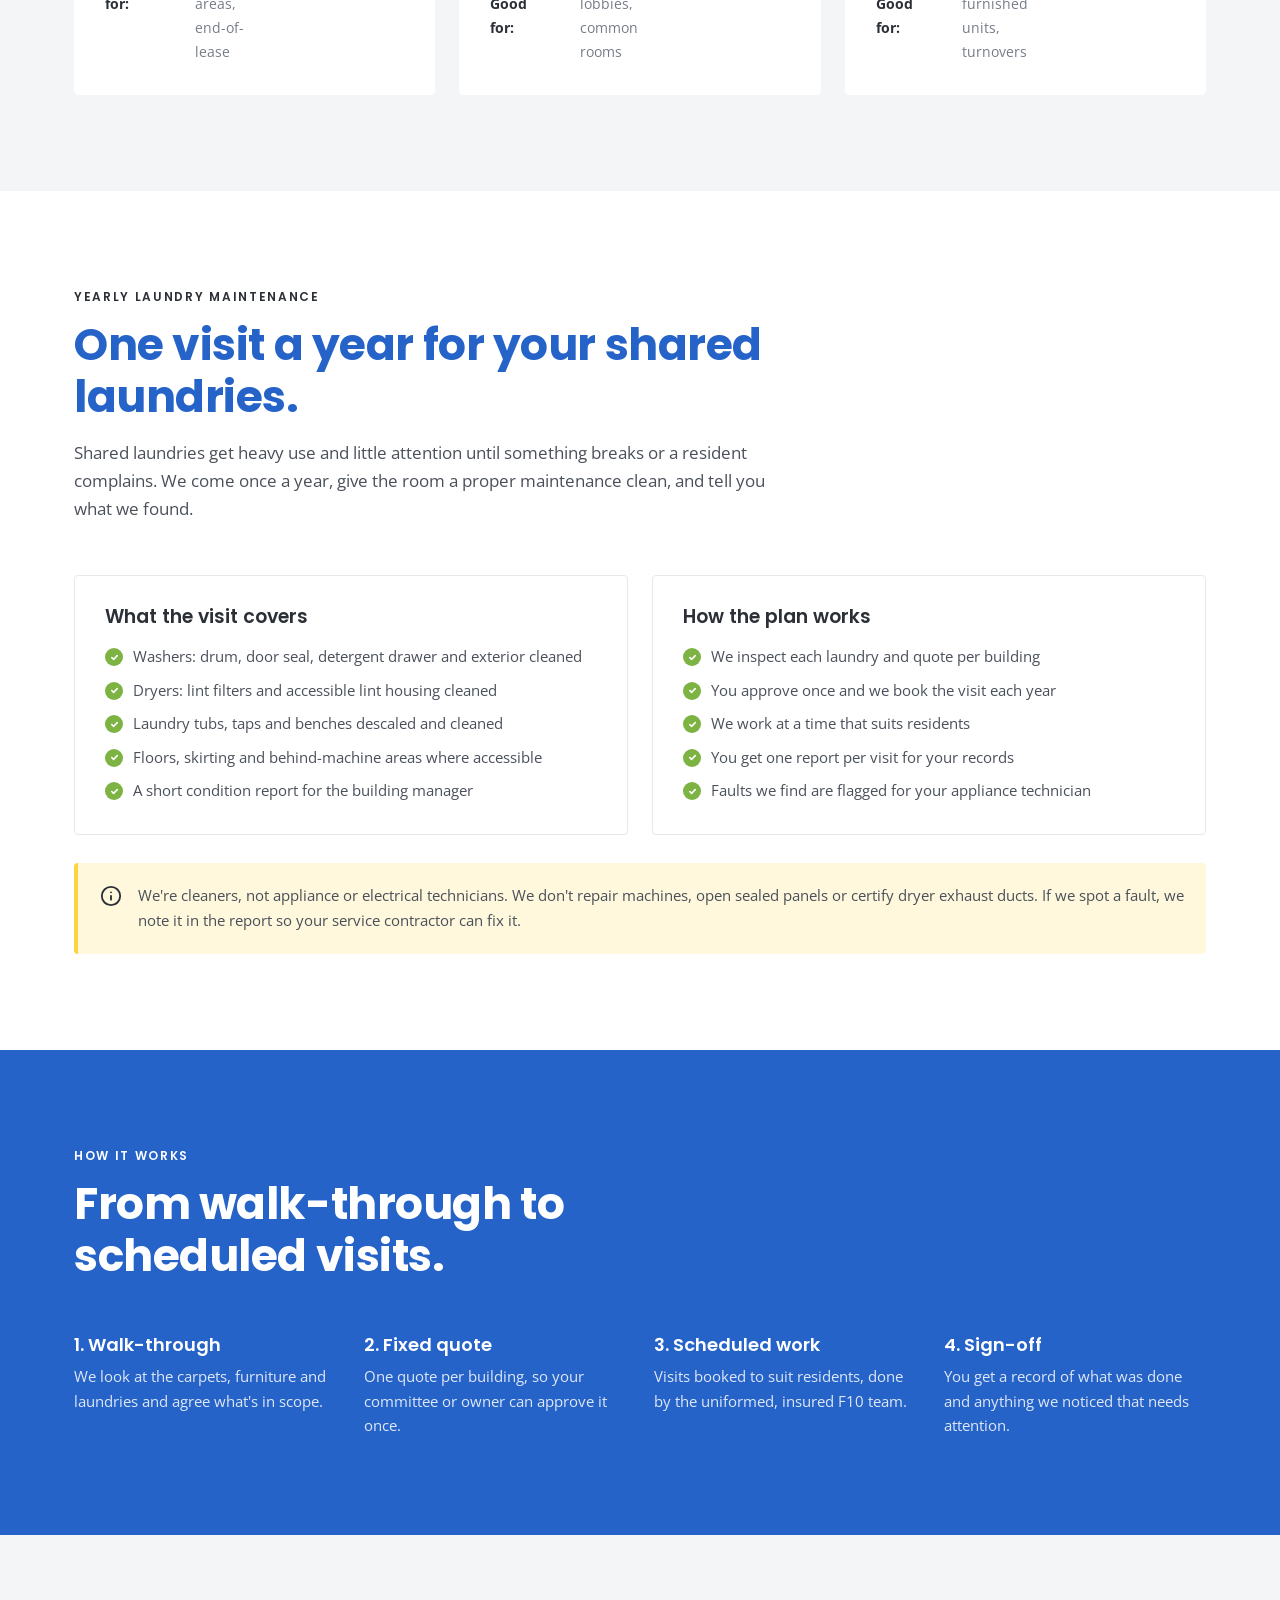
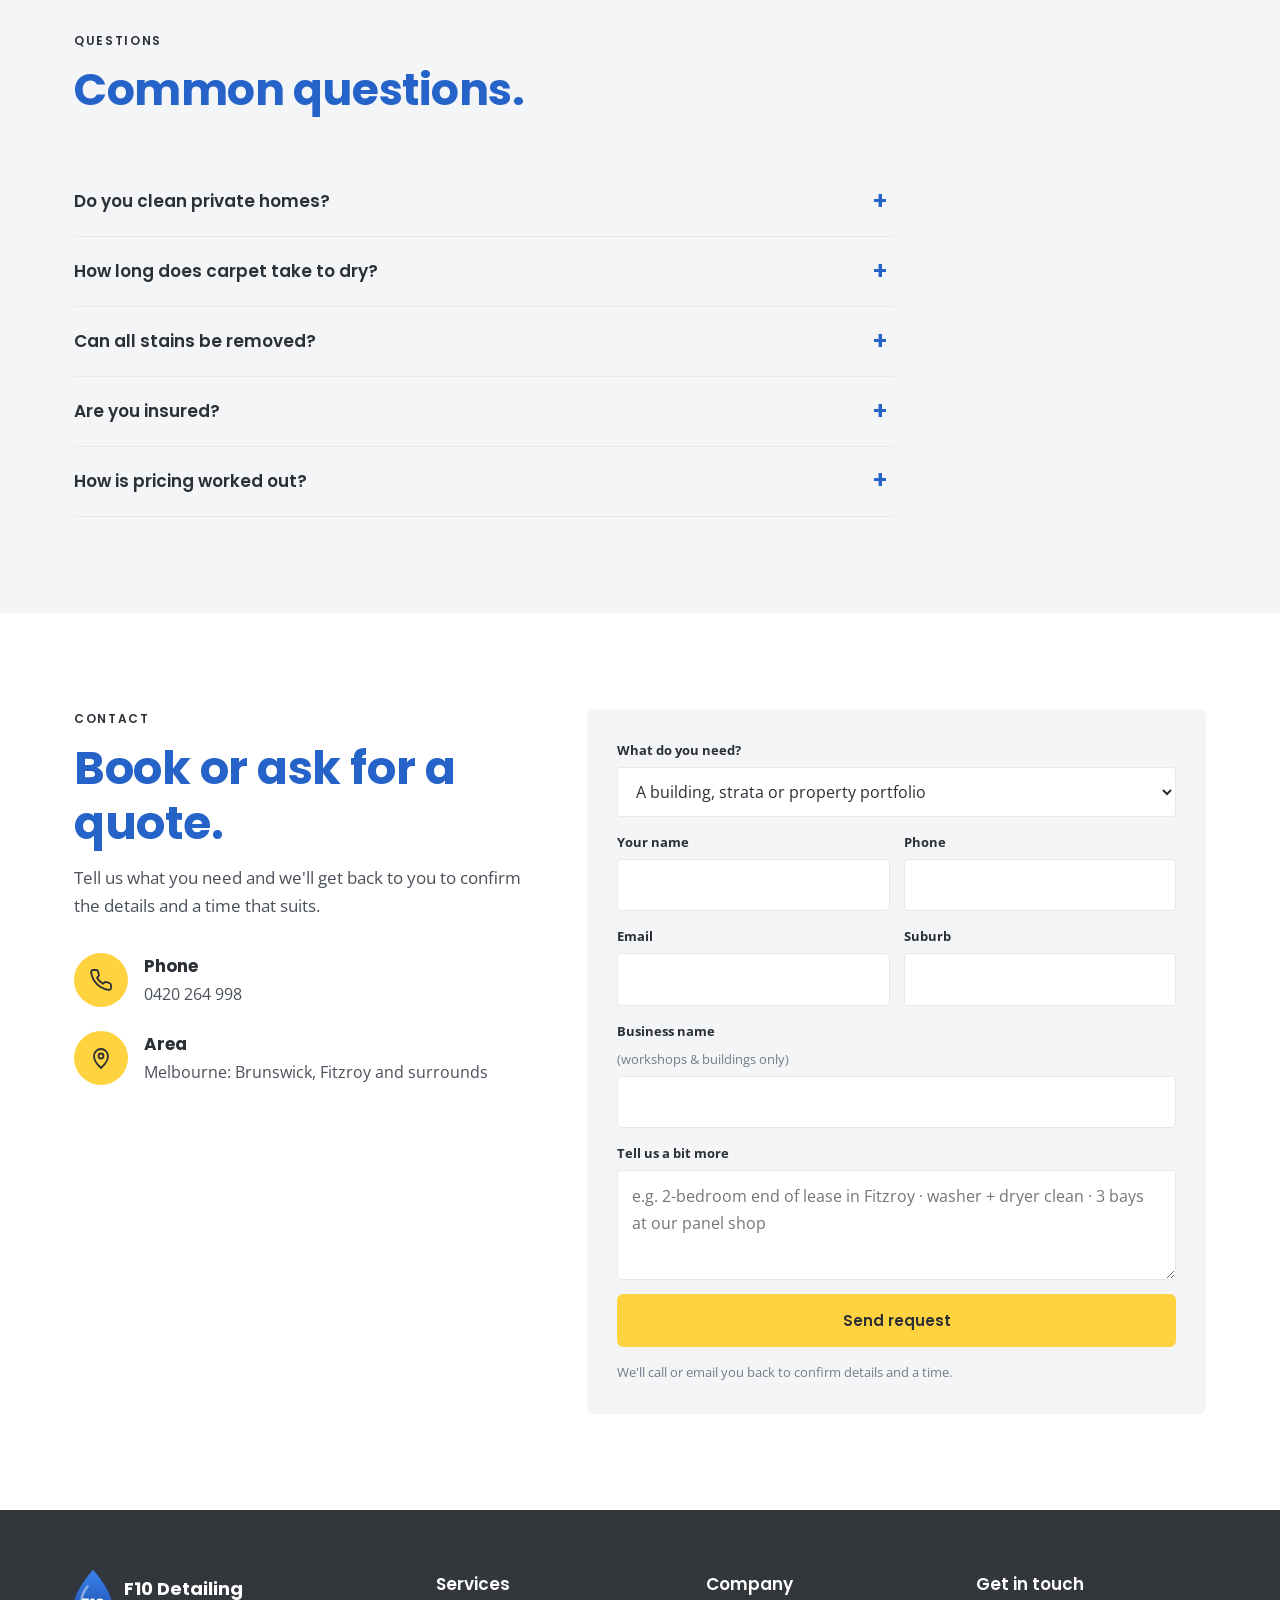
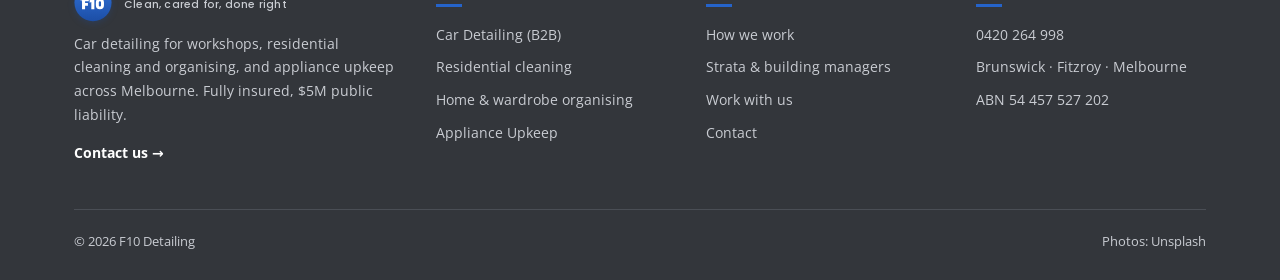
<file: buildings.html>
<!DOCTYPE html>
<html lang="en-AU">
<head>
<meta charset="UTF-8">
<meta name="viewport" content="width=device-width, initial-scale=1">
<title>Carpet, Upholstery & Mattress Steam Cleaning for Buildings | F10 Detailing</title>
<meta name="description" content="Commercial steam cleaning of carpet, upholstery and mattresses, plus yearly shared-laundry maintenance, for strata, building managers, property managers and furnished apartments. B2B only.">
<link rel="canonical" href="https://f10-detailing.com.au/buildings.html">
<meta property="og:type" content="website">
<meta property="og:title" content="Carpet, Upholstery & Mattress Steam Cleaning for Buildings | F10 Detailing">
<meta property="og:description" content="Commercial steam cleaning of carpet, upholstery and mattresses, plus yearly shared-laundry maintenance, for strata, building managers, property managers and furnished apartments. B2B only.">
<meta property="og:url" content="https://f10-detailing.com.au/buildings.html">
<meta property="og:image" content="https://f10-detailing.com.au/img/hero-mop.jpg">
<meta name="theme-color" content="#2563c9">
<link rel="icon" href="favicon.ico" sizes="any">
<link rel="icon" href="favicon.svg" type="image/svg+xml">
<link rel="icon" href="favicon-32.png" type="image/png" sizes="32x32">
<link rel="apple-touch-icon" href="apple-touch-icon.png">
<link rel="manifest" href="site.webmanifest">
<link rel="preconnect" href="https://fonts.googleapis.com">
<link rel="preconnect" href="https://fonts.gstatic.com" crossorigin>
<link href="https://fonts.googleapis.com/css2?family=Poppins:wght@500;600;700;800&family=Open+Sans:wght@400;600;700&display=swap" rel="stylesheet">
<link rel="stylesheet" href="style.css">
</head>
<body>
<a class="skip" href="#main">Skip to content</a>
<div class="topbar"><div class="wrap">
  <span>Car detailing · Residential cleaning &amp; organising · Appliance upkeep<span class="hide-sm"> · Melbourne</span></span>
  <a href="tel:+61420264998"><b>Call:</b> 0420 264 998</a>
</div></div>
<header class="site"><div class="wrap">
  <nav class="nav" aria-label="Main">
    <a class="brand" href="index.html" aria-label="F10 Detailing home"><svg xmlns="http://www.w3.org/2000/svg" viewBox="0 0 64 64" class="mark" width="44" height="44" aria-hidden="true" focusable="false"><defs><linearGradient id="f10g0" x1="0" y1="0" x2="0" y2="1"><stop offset="0" stop-color="#3a82f0"/><stop offset="1" stop-color="#1c4ea6"/></linearGradient></defs><path d="M32 2C32 2 10 27 10 41A22 22 0 0 0 54 41C54 27 32 2 32 2Z" fill="url(#f10g0)"/><path d="M18.5 38C18.5 32.5 21.5 27 25.5 22" fill="none" stroke="#fff" stroke-opacity=".45" stroke-width="3" stroke-linecap="round"/><g fill="#fff"><path d="M19 36H27V39.4H22.6V41.4H26V44.6H22.6V49H19Z"/><path d="M30 36H33.6V49H30V40.2L28 41.2V37.8Z"/><path fill-rule="evenodd" d="M40.2 36A4.8 4.8 0 0 1 45 40.8V44.2A4.8 4.8 0 0 1 35.4 44.2V40.8A4.8 4.8 0 0 1 40.2 36ZM40.2 39.4A1.3 1.3 0 0 0 38.9 40.7V44.3A1.3 1.3 0 0 0 41.5 44.3V40.7A1.3 1.3 0 0 0 40.2 39.4Z"/></g></svg><span class="brand-txt">F10 Detailing<small>Clean, cared for, done right</small></span></a>
    <ul>
      <li><a href="index.html">Home</a></li>
      <li><a href="car-detailing.html">Car Detailing</a></li>
      <li><a href="residential.html">Residential</a></li>
      <li><a href="appliance-upkeep.html">Appliance Upkeep</a></li>
      <li><a href="work-with-us.html">Work with us</a></li>
      <li><a href="contact.html">Contact</a></li>
    </ul>
    <div class="nav-actions">
      <a class="btn" href="contact.html">Book now</a>
      <button class="nav-toggle" type="button" aria-label="Menu" aria-expanded="false"><svg viewBox="0 0 24 24" fill="none" stroke="currentColor" stroke-width="1.8" stroke-linecap="round" stroke-linejoin="round" aria-hidden="true"><path d="M4 7h16M4 12h16M4 17h16"/></svg></button>
    </div>
  </nav>
</div></header>
<main id="main">
<section class="hero">
  <div class="wrap hero-grid">
    <div>
      <div class="eyebrow">For buildings, strata &amp; property managers</div>
      <h1>Clean carpets, fresh mattresses, laundries that <em>stay working.</em></h1>
      <p class="lead">F10 steam cleans the soft surfaces in your building and looks after shared laundries on a yearly visit. It's planned work, booked around your residents and quoted per building.</p>
      <div class="hero-cta">
        <a class="btn" href="#quote">Book a walk-through</a>
        <a class="btn secondary" href="#laundry">Yearly laundry plan</a>
      </div>
      <div class="chips" aria-label="Who we work with">
        <span class="chip">Owners corporations / strata</span>
        <span class="chip">Building &amp; facility managers</span>
        <span class="chip">Property managers</span>
        <span class="chip">Serviced &amp; furnished apartments</span>
      </div>
    </div>
    <div class="panel" aria-label="Typical building service plan">
      <div class="panel-head"><span class="live">Sample building plan</span><span>Frequency</span></div>
      <div class="row">
        <div class="grow"><div class="t">Corridor &amp; lobby carpet</div><div class="s">Hot water extraction</div></div>
        <span class="v">As scheduled</span>
      </div>
      <div class="row">
        <div class="grow"><div class="t">Lobby &amp; common-room furniture</div><div class="s">Upholstery steam clean</div></div>
        <span class="v">As scheduled</span>
      </div>
      <div class="row">
        <div class="grow"><div class="t">Furnished units</div><div class="s">Carpet + mattress, between tenants</div></div>
        <span class="v">On request</span>
      </div>
      <div class="row">
        <div class="grow"><div class="t">Shared laundry rooms</div><div class="s">Maintenance clean + condition notes</div></div>
        <span class="v">Yearly</span>
      </div>
      <div class="panel-foot"><span>Quoted per building after a walk-through</span><b>1 plan</b></div>
    </div>
  </div>
</section>

<section class="alt" id="steam">
  <div class="wrap">
    <div class="sec-head">
      <div class="kicker">Steam cleaning</div>
      <h2>Carpet, upholstery and mattresses.</h2>
      <p>We use hot water extraction: hot water and cleaning solution are pushed deep into the fibres and pulled straight back out with the dirt. That lifts far more than a surface clean.</p>
    </div>
    <div class="grid-3">
      <article class="card">
        <span class="ic"><svg viewBox="0 0 24 24" fill="none" stroke="currentColor" stroke-width="2" stroke-linecap="round" stroke-linejoin="round" aria-hidden="true"><path d="M3 20h18M3 16h18M7 12c0-2 2-2 2-4s-2-2-2-4M12 12c0-2 2-2 2-4s-2-2-2-4M17 12c0-2 2-2 2-4s-2-2-2-4"/></svg></span>
        <h3>Carpet</h3>
        <p>Lobbies, corridors, lift landings, common rooms and units.</p>
        <ul class="ticks"><li>Pre-treatment of traffic lanes and spots</li><li>Hot water extraction</li><li>Stain treatment where it can be lifted</li></ul>
        <div class="foot"><b>Good for:</b> common areas, end-of-lease</div>
      </article>
      <article class="card">
        <span class="ic"><svg viewBox="0 0 24 24" fill="none" stroke="currentColor" stroke-width="2" stroke-linecap="round" stroke-linejoin="round" aria-hidden="true"><path d="M4 18v-6a3 3 0 0 1 3-3h10a3 3 0 0 1 3 3v6M2 18h20M6 9V7a2 2 0 0 1 2-2h8a2 2 0 0 1 2 2v2"/></svg></span>
        <h3>Upholstery</h3>
        <p>Fabric lounges, chairs and soft furnishings in lobbies, common rooms and furnished units.</p>
        <ul class="ticks"><li>Fabric checked before cleaning</li><li>Steam clean and extraction</li><li>Odour neutralising</li></ul>
        <div class="foot"><b>Good for:</b> lobbies, common rooms</div>
      </article>
      <article class="card">
        <span class="ic"><svg viewBox="0 0 24 24" fill="none" stroke="currentColor" stroke-width="2" stroke-linecap="round" stroke-linejoin="round" aria-hidden="true"><rect x="2" y="8" width="20" height="9" rx="2"/><path d="M4 17v3M20 17v3M6 8V6a2 2 0 0 1 2-2h8a2 2 0 0 1 2 2v2"/></svg></span>
        <h3>Mattresses</h3>
        <p>For furnished, serviced and short-stay apartments, and between tenants.</p>
        <ul class="ticks"><li>Vacuum and steam clean both sides</li><li>Spot and stain treatment</li><li>Odour neutralising</li></ul>
        <div class="foot"><b>Good for:</b> furnished units, turnovers</div>
      </article>
    </div>
  </div>
</section>

<section id="laundry">
  <div class="wrap">
    <div class="sec-head">
      <div class="kicker">Yearly laundry maintenance</div>
      <h2>One visit a year for your shared laundries.</h2>
      <p>Shared laundries get heavy use and little attention until something breaks or a resident complains. We come once a year, give the room a proper maintenance clean, and tell you what we found.</p>
    </div>
    <div class="grid-2">
      <article class="card">
        <h3>What the visit covers</h3>
        <ul class="ticks">
          <li>Washers: drum, door seal, detergent drawer and exterior cleaned</li>
          <li>Dryers: lint filters and accessible lint housing cleaned</li>
          <li>Laundry tubs, taps and benches descaled and cleaned</li>
          <li>Floors, skirting and behind-machine areas where accessible</li>
          <li>A short condition report for the building manager</li>
        </ul>
      </article>
      <article class="card">
        <h3>How the plan works</h3>
        <ul class="ticks">
          <li>We inspect each laundry and quote per building</li>
          <li>You approve once and we book the visit each year</li>
          <li>We work at a time that suits residents</li>
          <li>You get one report per visit for your records</li>
          <li>Faults we find are flagged for your appliance technician</li>
        </ul>
      </article>
    </div>
    <div class="callout">
      <svg viewBox="0 0 24 24" fill="none" stroke="currentColor" stroke-width="2" stroke-linecap="round" stroke-linejoin="round" aria-hidden="true"><circle cx="12" cy="12" r="10"/><path d="M12 16v-4M12 8h.01"/></svg>
      <span>We're cleaners, not appliance or electrical technicians. We don't repair machines, open sealed panels or certify dryer exhaust ducts. If we spot a fault, we note it in the report so your service contractor can fix it.</span>
    </div>
  </div>
</section>

<section class="dark">
  <div class="wrap">
    <div class="sec-head">
      <div class="kicker">How it works</div>
      <h2>From walk-through to scheduled visits.</h2>
    </div>
    <ol class="steps">
      <li><h3>Walk-through</h3><p>We look at the carpets, furniture and laundries and agree what's in scope.</p></li>
      <li><h3>Fixed quote</h3><p>One quote per building, so your committee or owner can approve it once.</p></li>
      <li><h3>Scheduled work</h3><p>Visits booked to suit residents, done by the uniformed, insured F10 team.</p></li>
      <li><h3>Sign-off</h3><p>You get a record of what was done and anything we noticed that needs attention.</p></li>
    </ol>
  </div>
</section>

<section class="alt">
  <div class="wrap">
    <div class="sec-head">
      <div class="kicker">Questions</div>
      <h2>Common questions.</h2>
    </div>
    <div class="faq">
      <details><summary>Do you clean private homes?</summary><p>No. F10 works on commercial accounts only: owners corporations, building and facility managers, property managers and furnished-apartment operators.</p></details>
      <details><summary>How long does carpet take to dry?</summary><p>It depends on the carpet, airflow and weather. We extract as much water as possible and will tell you what to expect for your building before we start.</p></details>
      <details><summary>Can all stains be removed?</summary><p>Many can, but some (for example bleach marks or permanent dyes) can't be lifted by any cleaning method. We'll tell you honestly before and after.</p></details>
      <details><summary>Are you insured?</summary><p>Yes. Every F10 job is covered by $5M public liability insurance, and we can provide a certificate of currency for your records.</p></details>
      <details><summary>How is pricing worked out?</summary><p>Every building is different, so we quote after a walk-through, based on area, number of items and access. There's no cost for the walk-through.</p></details>
    </div>
  </div>
</section>


<section class="contact-sec" id="quote">
  <div class="wrap contact-grid">
    <div>
      <div class="kicker">Contact</div>
      <h2>Book or ask for a quote.</h2>
      <p class="sub">Tell us what you need and we'll get back to you to confirm the details and a time that suits.</p>
      <ul class="info-list">
        <li><span class="ic"><svg viewBox="0 0 24 24" fill="none" stroke="currentColor" stroke-width="1.8" stroke-linecap="round" stroke-linejoin="round" aria-hidden="true"><path d="M22 16.9v3a2 2 0 0 1-2.2 2 19.8 19.8 0 0 1-8.6-3.1 19.5 19.5 0 0 1-6-6A19.8 19.8 0 0 1 2.1 4.2 2 2 0 0 1 4.1 2h3a2 2 0 0 1 2 1.7c.1.9.4 1.8.7 2.7a2 2 0 0 1-.5 2.1L8 9.8a16 16 0 0 0 6 6l1.3-1.3a2 2 0 0 1 2.1-.4c.9.3 1.8.6 2.7.7a2 2 0 0 1 1.7 2z"/></svg></span><div><b>Phone</b><a href="tel:+61420264998">0420 264 998</a></div></li>
        <li><span class="ic"><svg viewBox="0 0 24 24" fill="none" stroke="currentColor" stroke-width="1.8" stroke-linecap="round" stroke-linejoin="round" aria-hidden="true"><path d="M12 22s7-6.2 7-12a7 7 0 1 0-14 0c0 5.8 7 12 7 12z"/><circle cx="12" cy="10" r="2.5"/></svg></span><div><b>Area</b><span>Melbourne: Brunswick, Fitzroy and surrounds</span></div></li>
      </ul>
    </div>
    <form class="form" data-enquiry>
      <label class="wide">What do you need?
        <select name="sector" required>
          <option data-key="residential">Residential cleaning or organising (my home)</option>
          <option data-key="appliance">Appliance upkeep (washer, dryer, kitchen appliances)</option>
          <option data-key="workshop">Car detailing for my workshop / panel shop</option>
          <option selected data-key="building">A building, strata or property portfolio</option>
          <option data-key="other">Something else</option>
        </select>
      </label>
      <label>Your name<input name="name" autocomplete="name" required></label>
      <label>Phone<input name="phone" type="tel" autocomplete="tel" required></label>
      <label>Email<input name="email" type="email" autocomplete="email"></label>
      <label>Suburb<input name="suburb" autocomplete="address-level2"></label>
      <label class="wide">Business name <span class="opt">(workshops &amp; buildings only)</span><input name="business" autocomplete="organization"></label>
      <label class="wide">Tell us a bit more<textarea name="message" placeholder="e.g. 2-bedroom end of lease in Fitzroy · washer + dryer clean · 3 bays at our panel shop"></textarea></label>
      <div class="hp" aria-hidden="true"><label>Leave blank<input name="botcheck" tabindex="-1" autocomplete="off"></label></div>
      <button class="btn wide" type="submit">Send request</button>
      <p class="form-status wide" role="status" aria-live="polite"></p>
      <p class="small wide">We'll call or email you back to confirm details and a time.</p>
    </form>
  </div>
</section>
</main>
<footer class="site"><div class="wrap">
  <div class="foot">
    <div>
      <a class="brand" href="index.html"><svg xmlns="http://www.w3.org/2000/svg" viewBox="0 0 64 64" class="mark" width="44" height="44" aria-hidden="true" focusable="false"><defs><linearGradient id="f10g1" x1="0" y1="0" x2="0" y2="1"><stop offset="0" stop-color="#3a82f0"/><stop offset="1" stop-color="#1c4ea6"/></linearGradient></defs><path d="M32 2C32 2 10 27 10 41A22 22 0 0 0 54 41C54 27 32 2 32 2Z" fill="url(#f10g1)"/><path d="M18.5 38C18.5 32.5 21.5 27 25.5 22" fill="none" stroke="#fff" stroke-opacity=".45" stroke-width="3" stroke-linecap="round"/><g fill="#fff"><path d="M19 36H27V39.4H22.6V41.4H26V44.6H22.6V49H19Z"/><path d="M30 36H33.6V49H30V40.2L28 41.2V37.8Z"/><path fill-rule="evenodd" d="M40.2 36A4.8 4.8 0 0 1 45 40.8V44.2A4.8 4.8 0 0 1 35.4 44.2V40.8A4.8 4.8 0 0 1 40.2 36ZM40.2 39.4A1.3 1.3 0 0 0 38.9 40.7V44.3A1.3 1.3 0 0 0 41.5 44.3V40.7A1.3 1.3 0 0 0 40.2 39.4Z"/></g></svg><span class="brand-txt">F10 Detailing<small>Clean, cared for, done right</small></span></a>
      <p>Car detailing for workshops, residential cleaning and organising, and appliance upkeep across Melbourne. Fully insured, $5M public liability.</p>
      <a class="foot-cta" href="contact.html">Contact us →</a>
    </div>
    <div>
      <h4>Services</h4>
      <ul>
        <li><a href="car-detailing.html">Car Detailing (B2B)</a></li>
        <li><a href="residential.html">Residential cleaning</a></li>
        <li><a href="residential.html#organising">Home &amp; wardrobe organising</a></li>
        <li><a href="appliance-upkeep.html">Appliance Upkeep</a></li>
      </ul>
    </div>
    <div>
      <h4>Company</h4>
      <ul>
        <li><a href="how-we-work.html">How we work</a></li>
        <li><a href="buildings.html">Strata &amp; building managers</a></li>
        <li><a href="work-with-us.html">Work with us</a></li>
        <li><a href="contact.html">Contact</a></li>
      </ul>
    </div>
    <div>
      <h4>Get in touch</h4>
      <ul>
        <li><a href="tel:+61420264998">0420 264 998</a></li>
        <li>Brunswick · Fitzroy · Melbourne</li>
        <li>ABN 54 457 527 202</li>
      </ul>
    </div>
  </div>
  <div class="foot-base"><span>© 2026 F10 Detailing</span><span>Photos: Unsplash</span></div>
</div></footer>
<script src="site.js" defer></script>
</body>
</html>
</file>
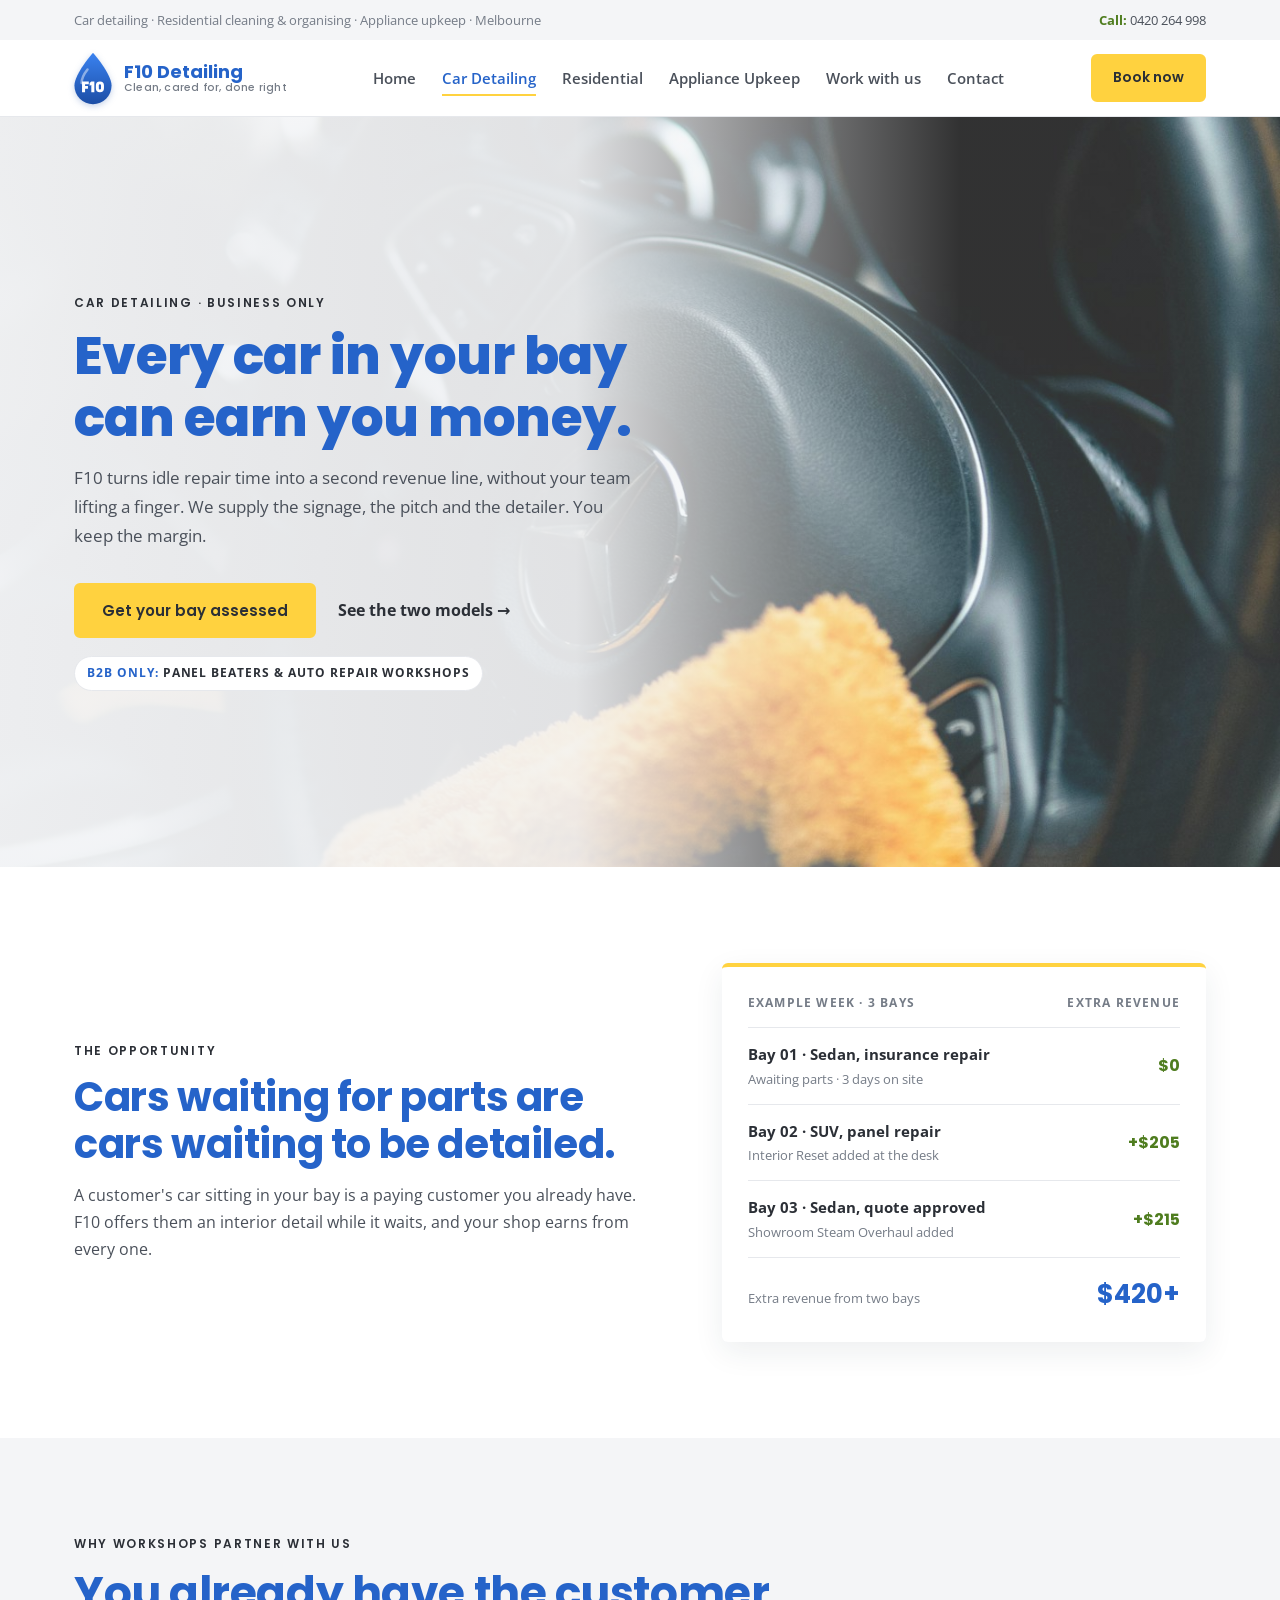
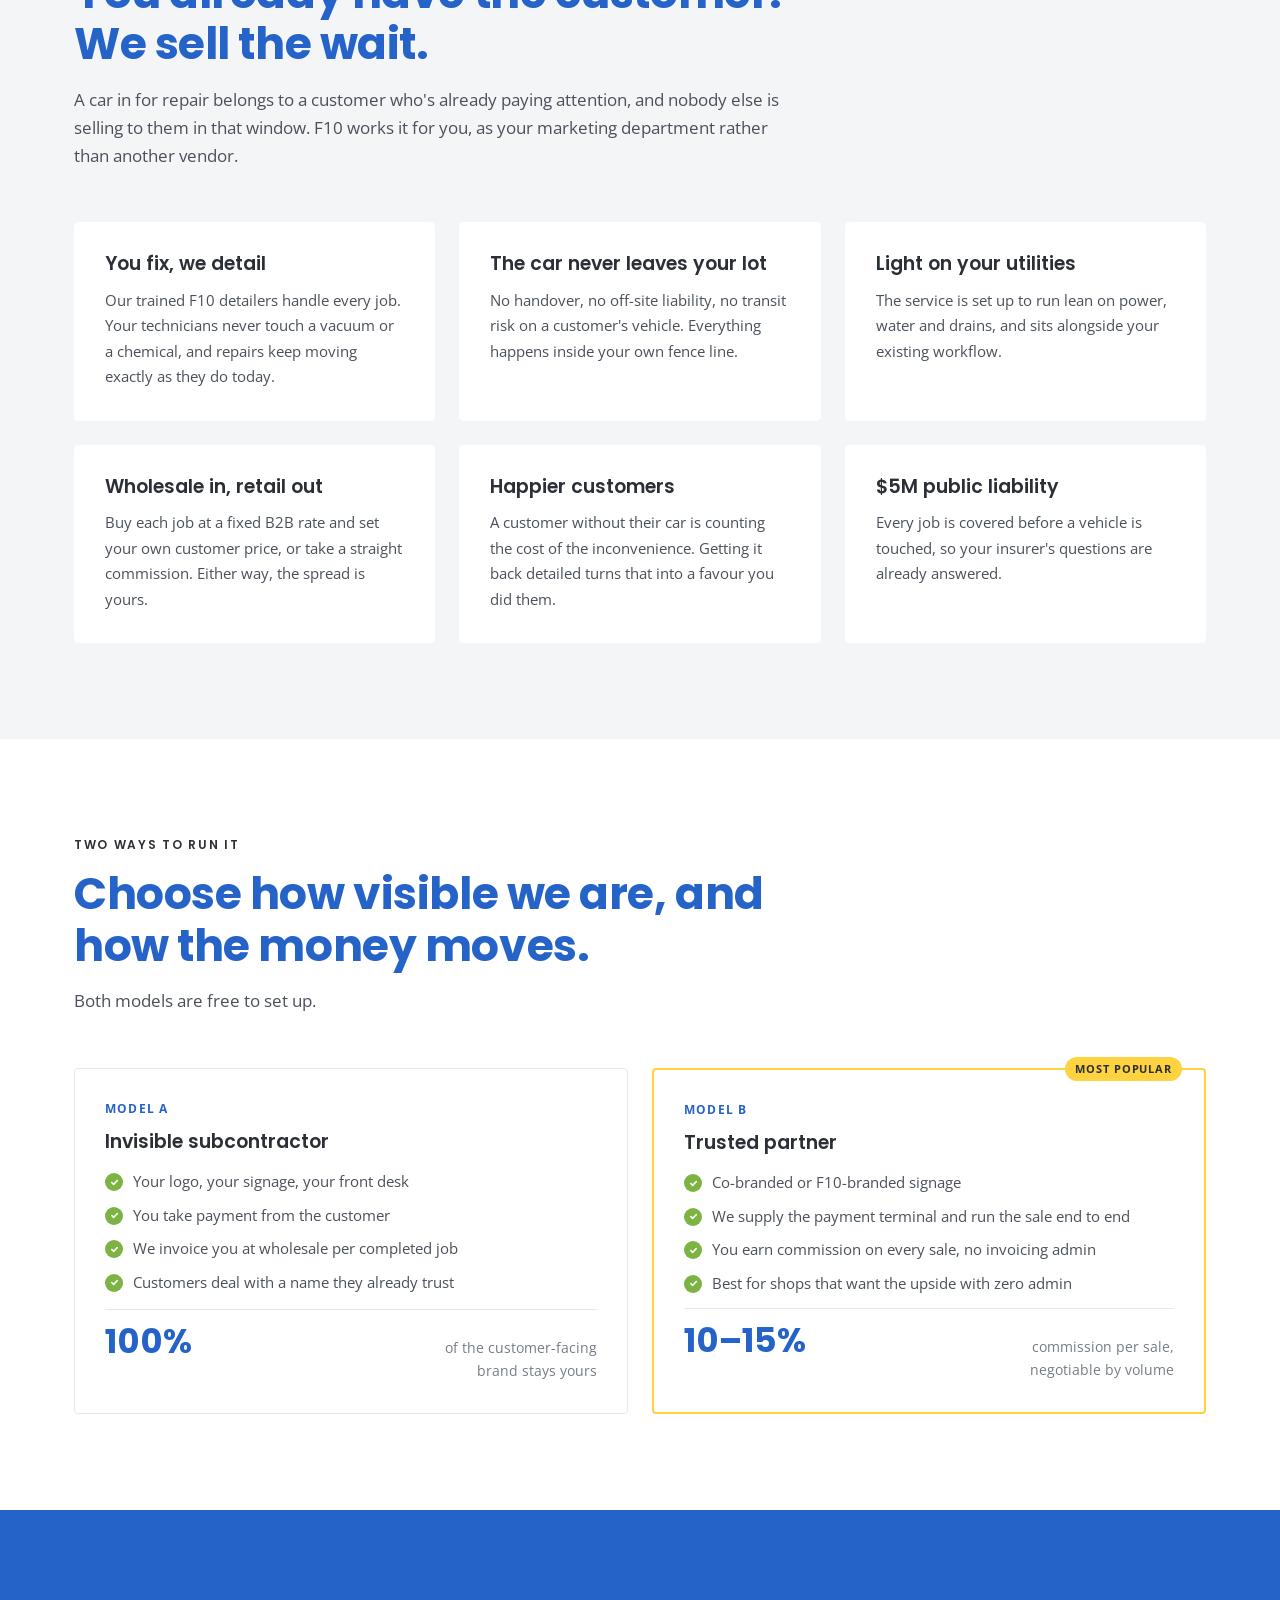
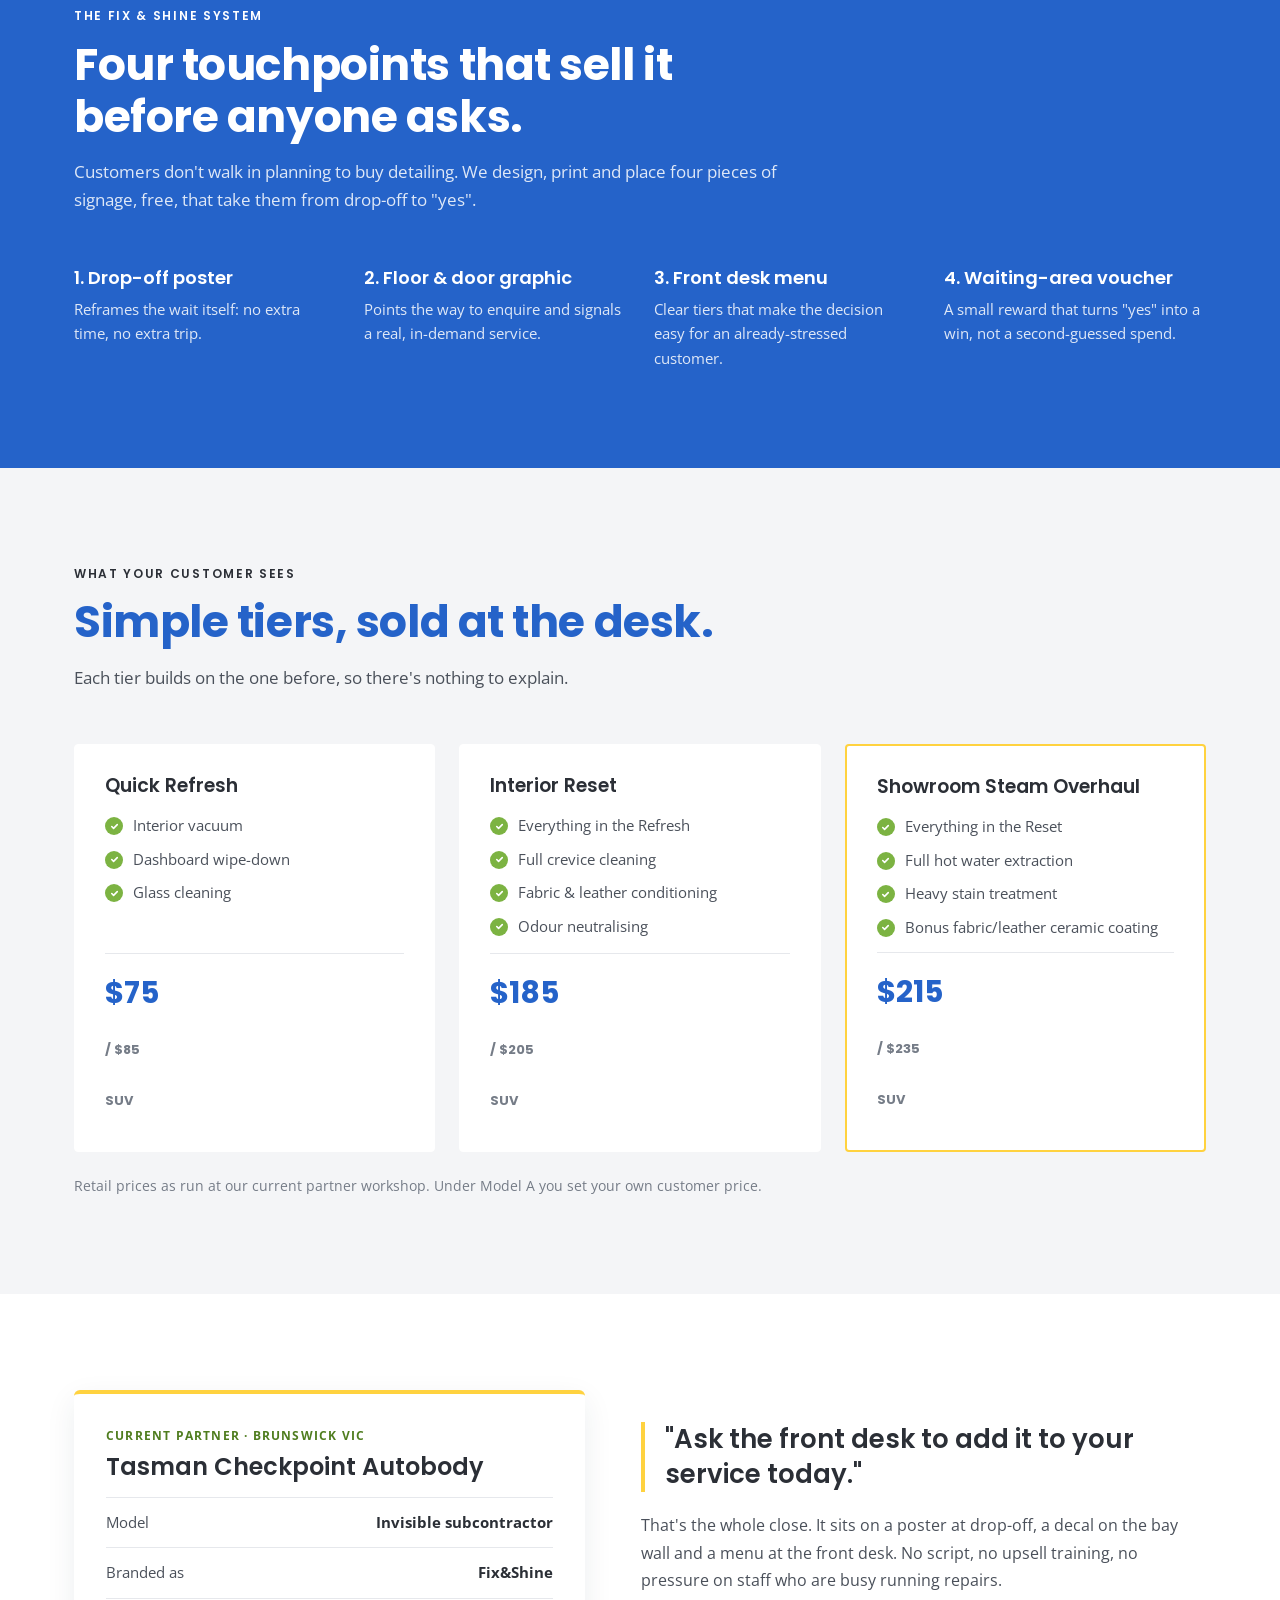
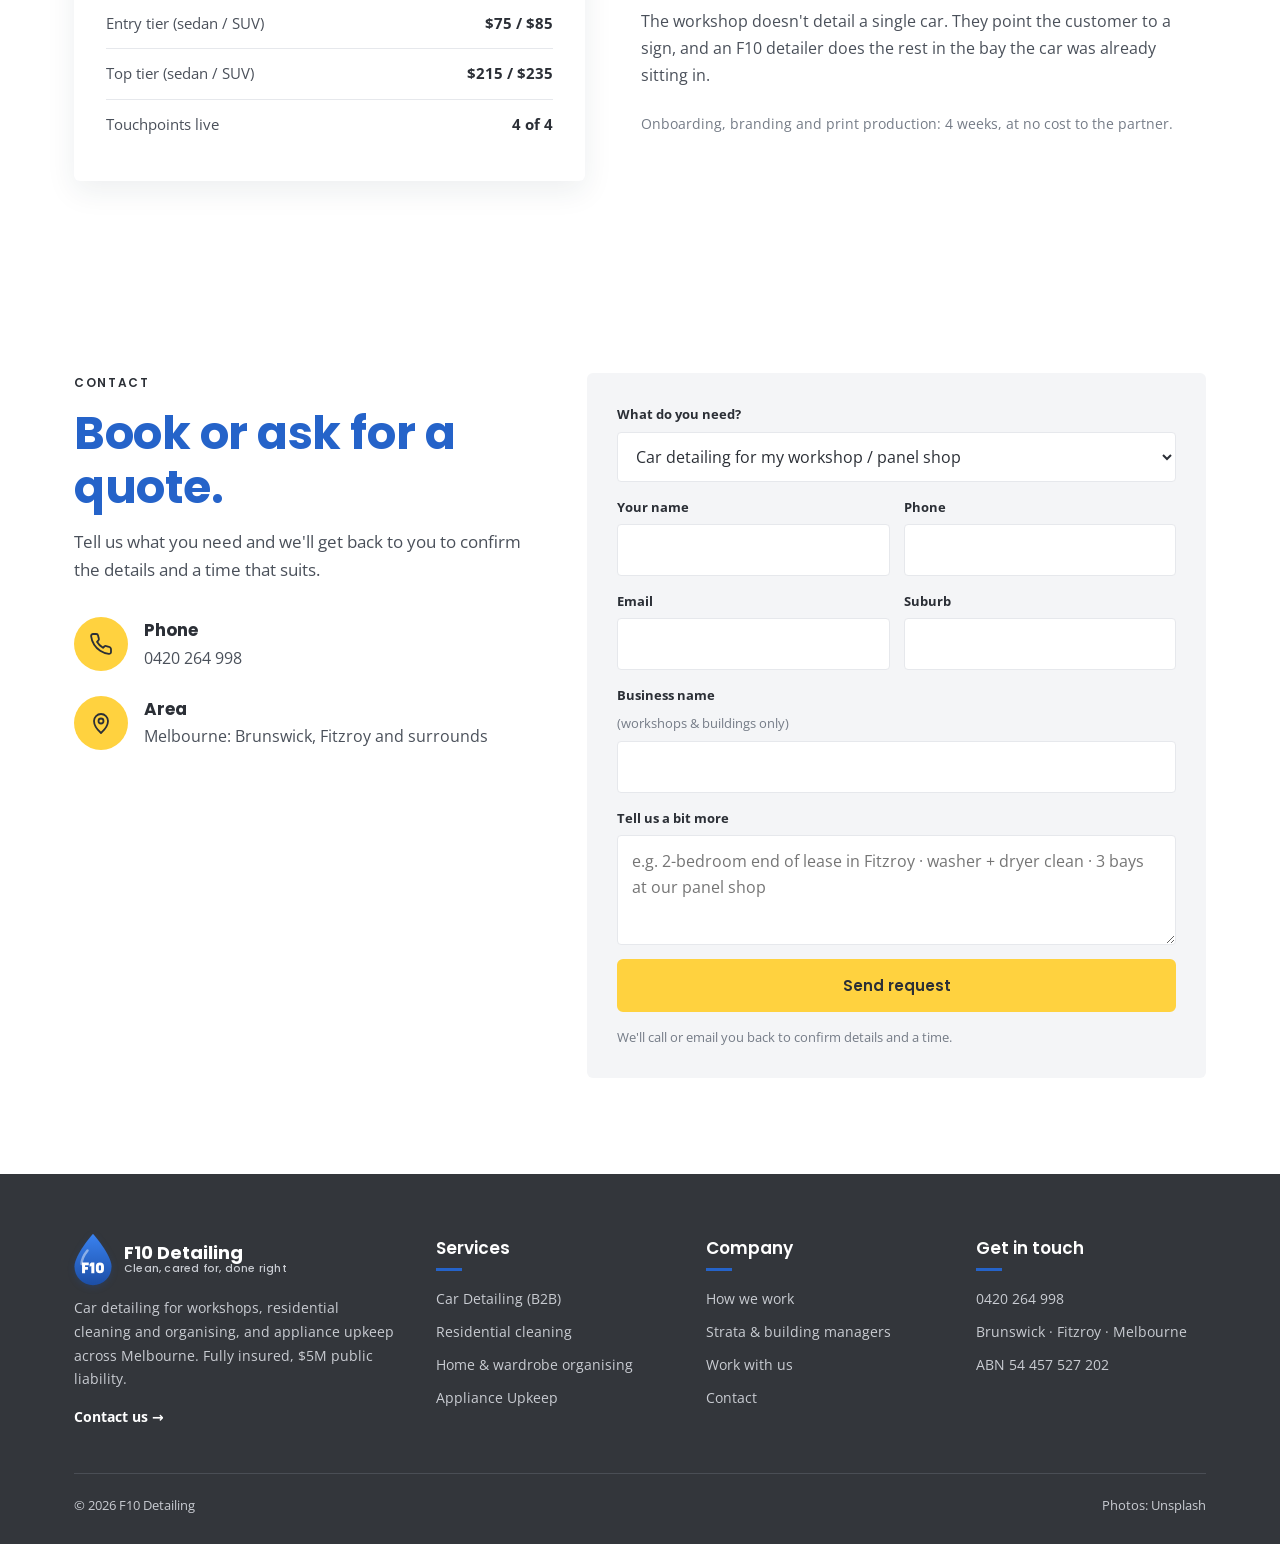
<file: car-detailing.html>
<!DOCTYPE html>
<html lang="en-AU">
<head>
<meta charset="UTF-8">
<meta name="viewport" content="width=device-width, initial-scale=1">
<title>Car Detailing for Panel Beaters & Workshops (B2B) | F10 Detailing Melbourne</title>
<meta name="description" content="B2B on-site interior car detailing for panel beaters and auto repair workshops in Melbourne. Zero labour for your team, the car never leaves your lot, free signage. Earn wholesale margin or 10–15% commission.">
<link rel="canonical" href="https://f10-detailing.com.au/car-detailing.html">
<meta property="og:type" content="website">
<meta property="og:title" content="Car Detailing for Panel Beaters & Workshops (B2B) | F10 Detailing Melbourne">
<meta property="og:description" content="B2B on-site interior car detailing for panel beaters and auto repair workshops in Melbourne. Zero labour for your team, the car never leaves your lot, free signage. Earn wholesale margin or 10–15% commission.">
<meta property="og:url" content="https://f10-detailing.com.au/car-detailing.html">
<meta property="og:image" content="https://f10-detailing.com.au/img/hero-mop.jpg">
<meta name="theme-color" content="#2563c9">
<link rel="icon" href="favicon.ico" sizes="any">
<link rel="icon" href="favicon.svg" type="image/svg+xml">
<link rel="icon" href="favicon-32.png" type="image/png" sizes="32x32">
<link rel="apple-touch-icon" href="apple-touch-icon.png">
<link rel="manifest" href="site.webmanifest">
<link rel="preconnect" href="https://fonts.googleapis.com">
<link rel="preconnect" href="https://fonts.gstatic.com" crossorigin>
<link href="https://fonts.googleapis.com/css2?family=Poppins:wght@500;600;700;800&family=Open+Sans:wght@400;600;700&display=swap" rel="stylesheet">
<link rel="stylesheet" href="style.css">
</head>
<body>
<a class="skip" href="#main">Skip to content</a>
<div class="topbar"><div class="wrap">
  <span>Car detailing · Residential cleaning &amp; organising · Appliance upkeep<span class="hide-sm"> · Melbourne</span></span>
  <a href="tel:+61420264998"><b>Call:</b> 0420 264 998</a>
</div></div>
<header class="site"><div class="wrap">
  <nav class="nav" aria-label="Main">
    <a class="brand" href="index.html" aria-label="F10 Detailing home"><svg xmlns="http://www.w3.org/2000/svg" viewBox="0 0 64 64" class="mark" width="44" height="44" aria-hidden="true" focusable="false"><defs><linearGradient id="f10g0" x1="0" y1="0" x2="0" y2="1"><stop offset="0" stop-color="#3a82f0"/><stop offset="1" stop-color="#1c4ea6"/></linearGradient></defs><path d="M32 2C32 2 10 27 10 41A22 22 0 0 0 54 41C54 27 32 2 32 2Z" fill="url(#f10g0)"/><path d="M18.5 38C18.5 32.5 21.5 27 25.5 22" fill="none" stroke="#fff" stroke-opacity=".45" stroke-width="3" stroke-linecap="round"/><g fill="#fff"><path d="M19 36H27V39.4H22.6V41.4H26V44.6H22.6V49H19Z"/><path d="M30 36H33.6V49H30V40.2L28 41.2V37.8Z"/><path fill-rule="evenodd" d="M40.2 36A4.8 4.8 0 0 1 45 40.8V44.2A4.8 4.8 0 0 1 35.4 44.2V40.8A4.8 4.8 0 0 1 40.2 36ZM40.2 39.4A1.3 1.3 0 0 0 38.9 40.7V44.3A1.3 1.3 0 0 0 41.5 44.3V40.7A1.3 1.3 0 0 0 40.2 39.4Z"/></g></svg><span class="brand-txt">F10 Detailing<small>Clean, cared for, done right</small></span></a>
    <ul>
      <li><a href="index.html">Home</a></li>
      <li><a href="car-detailing.html" aria-current="page">Car Detailing</a></li>
      <li><a href="residential.html">Residential</a></li>
      <li><a href="appliance-upkeep.html">Appliance Upkeep</a></li>
      <li><a href="work-with-us.html">Work with us</a></li>
      <li><a href="contact.html">Contact</a></li>
    </ul>
    <div class="nav-actions">
      <a class="btn" href="contact.html">Book now</a>
      <button class="nav-toggle" type="button" aria-label="Menu" aria-expanded="false"><svg viewBox="0 0 24 24" fill="none" stroke="currentColor" stroke-width="1.8" stroke-linecap="round" stroke-linejoin="round" aria-hidden="true"><path d="M4 7h16M4 12h16M4 17h16"/></svg></button>
    </div>
  </nav>
</div></header>
<main id="main">
<section class="page-hero" style="background-image:url('img/car-cloth.jpg');background-position:right center">
  <div class="wrap">
    <div class="copy">
      <div class="eyebrow">Car detailing · business only</div>
      <h1>Every car in your bay can earn you money.</h1>
      <p class="lead">F10 turns idle repair time into a second revenue line, without your team lifting a finger. We supply the signage, the pitch and the detailer. You keep the margin.</p>
      <div class="hero-cta">
        <a class="btn" href="#quote">Get your bay assessed</a>
        <a class="call-link" href="#models">See the two models →</a>
      </div>
      <span class="tag-b2b"><b>B2B only:</b> panel beaters &amp; auto repair workshops</span>
    </div>
  </div>
</section>

<section>
  <div class="wrap hero-grid">
    <div>
      <div class="kicker">The opportunity</div>
      <h2 style="font-size:clamp(28px,3.4vw,40px)">Cars waiting for parts are cars waiting to be detailed.</h2>
      <p style="margin-top:14px">A customer's car sitting in your bay is a paying customer you already have. F10 offers them an interior detail while it waits, and your shop earns from every one.</p>
    </div>
    <div class="panel" aria-label="Example: extra revenue from one workshop's bays">
      <div class="panel-head"><span class="live">Example week · 3 bays</span><span>Extra revenue</span></div>
      <div class="row dim">
        <div class="grow"><div class="t">Bay 01 · Sedan, insurance repair</div><div class="s">Awaiting parts · 3 days on site</div></div>
        <span class="v">$0</span>
      </div>
      <div class="row">
        <div class="grow"><div class="t">Bay 02 · SUV, panel repair</div><div class="s">Interior Reset added at the desk</div></div>
        <span class="v">+$205</span>
      </div>
      <div class="row">
        <div class="grow"><div class="t">Bay 03 · Sedan, quote approved</div><div class="s">Showroom Steam Overhaul added</div></div>
        <span class="v">+$215</span>
      </div>
      <div class="panel-foot"><span>Extra revenue from two bays</span><b>$420+</b></div>
    </div>
  </div>
</section>


<section class="alt">
  <div class="wrap">
    <div class="sec-head">
      <div class="kicker">Why workshops partner with us</div>
      <h2>You already have the customer. We sell the wait.</h2>
      <p>A car in for repair belongs to a customer who's already paying attention, and nobody else is selling to them in that window. F10 works it for you, as your marketing department rather than another vendor.</p>
    </div>
    <div class="grid-3">
      <article class="card"><h3>You fix, we detail</h3><p>Our trained F10 detailers handle every job. Your technicians never touch a vacuum or a chemical, and repairs keep moving exactly as they do today.</p></article>
      <article class="card"><h3>The car never leaves your lot</h3><p>No handover, no off-site liability, no transit risk on a customer's vehicle. Everything happens inside your own fence line.</p></article>
      <article class="card"><h3>Light on your utilities</h3><p>The service is set up to run lean on power, water and drains, and sits alongside your existing workflow.</p></article>
      <article class="card"><h3>Wholesale in, retail out</h3><p>Buy each job at a fixed B2B rate and set your own customer price, or take a straight commission. Either way, the spread is yours.</p></article>
      <article class="card"><h3>Happier customers</h3><p>A customer without their car is counting the cost of the inconvenience. Getting it back detailed turns that into a favour you did them.</p></article>
      <article class="card"><h3>$5M public liability</h3><p>Every job is covered before a vehicle is touched, so your insurer's questions are already answered.</p></article>
    </div>
  </div>
</section>

<section id="models">
  <div class="wrap">
    <div class="sec-head">
      <div class="kicker">Two ways to run it</div>
      <h2>Choose how visible we are, and how the money moves.</h2>
      <p>Both models are free to set up.</p>
    </div>
    <div class="grid-2">
      <article class="card model">
        <span class="label">Model A</span>
        <h3>Invisible subcontractor</h3>
        <ul class="ticks">
          <li>Your logo, your signage, your front desk</li>
          <li>You take payment from the customer</li>
          <li>We invoice you at wholesale per completed job</li>
          <li>Customers deal with a name they already trust</li>
        </ul>
        <div class="foot big"><b>100%</b><span>of the customer-facing brand stays yours</span></div>
      </article>
      <article class="card model feature">
        <span class="badge">Most popular</span>
        <span class="label">Model B</span>
        <h3>Trusted partner</h3>
        <ul class="ticks">
          <li>Co-branded or F10-branded signage</li>
          <li>We supply the payment terminal and run the sale end to end</li>
          <li>You earn commission on every sale, no invoicing admin</li>
          <li>Best for shops that want the upside with zero admin</li>
        </ul>
        <div class="foot big"><b>10–15%</b><span>commission per sale, negotiable by volume</span></div>
      </article>
    </div>
  </div>
</section>

<section class="dark">
  <div class="wrap">
    <div class="sec-head">
      <div class="kicker">The Fix &amp; Shine system</div>
      <h2>Four touchpoints that sell it before anyone asks.</h2>
      <p>Customers don't walk in planning to buy detailing. We design, print and place four pieces of signage, free, that take them from drop-off to "yes".</p>
    </div>
    <ol class="steps">
      <li><h3>Drop-off poster</h3><p>Reframes the wait itself: no extra time, no extra trip.</p></li>
      <li><h3>Floor &amp; door graphic</h3><p>Points the way to enquire and signals a real, in-demand service.</p></li>
      <li><h3>Front desk menu</h3><p>Clear tiers that make the decision easy for an already-stressed customer.</p></li>
      <li><h3>Waiting-area voucher</h3><p>A small reward that turns "yes" into a win, not a second-guessed spend.</p></li>
    </ol>
  </div>
</section>

<section class="alt" id="pricing">
  <div class="wrap">
    <div class="sec-head">
      <div class="kicker">What your customer sees</div>
      <h2>Simple tiers, sold at the desk.</h2>
      <p>Each tier builds on the one before, so there's nothing to explain.</p>
    </div>
    <div class="grid-3">
      <article class="card price">
        <h3>Quick Refresh</h3>
        <ul class="ticks"><li>Interior vacuum</li><li>Dashboard wipe-down</li><li>Glass cleaning</li></ul>
        <div class="foot"><span class="amt">$75 <small>/ $85 SUV</small></span></div>
      </article>
      <article class="card price">
        <h3>Interior Reset</h3>
        <ul class="ticks"><li>Everything in the Refresh</li><li>Full crevice cleaning</li><li>Fabric &amp; leather conditioning</li><li>Odour neutralising</li></ul>
        <div class="foot"><span class="amt">$185 <small>/ $205 SUV</small></span></div>
      </article>
      <article class="card price hi">
        <h3>Showroom Steam Overhaul</h3>
        <ul class="ticks"><li>Everything in the Reset</li><li>Full hot water extraction</li><li>Heavy stain treatment</li><li>Bonus fabric/leather ceramic coating</li></ul>
        <div class="foot"><span class="amt">$215 <small>/ $235 SUV</small></span></div>
      </article>
    </div>
    <p class="fine">Retail prices as run at our current partner workshop. Under Model A you set your own customer price.</p>
  </div>
</section>

<section>
  <div class="wrap case">
    <div class="case-card">
      <div class="where">Current partner · Brunswick VIC</div>
      <h3>Tasman Checkpoint Autobody</h3>
      <div class="kv"><span>Model</span><b>Invisible subcontractor</b></div>
      <div class="kv"><span>Branded as</span><b>Fix&amp;Shine</b></div>
      <div class="kv"><span>Entry tier (sedan / SUV)</span><b>$75 / $85</b></div>
      <div class="kv"><span>Top tier (sedan / SUV)</span><b>$215 / $235</b></div>
      <div class="kv"><span>Touchpoints live</span><b>4 of 4</b></div>
    </div>
    <div>
      <blockquote>"Ask the front desk to add it to your service today."</blockquote>
      <p>That's the whole close. It sits on a poster at drop-off, a decal on the bay wall and a menu at the front desk. No script, no upsell training, no pressure on staff who are busy running repairs.</p>
      <p>The workshop doesn't detail a single car. They point the customer to a sign, and an F10 detailer does the rest in the bay the car was already sitting in.</p>
      <p class="fine">Onboarding, branding and print production: 4 weeks, at no cost to the partner.</p>
    </div>
  </div>
</section>


<section class="contact-sec" id="quote">
  <div class="wrap contact-grid">
    <div>
      <div class="kicker">Contact</div>
      <h2>Book or ask for a quote.</h2>
      <p class="sub">Tell us what you need and we'll get back to you to confirm the details and a time that suits.</p>
      <ul class="info-list">
        <li><span class="ic"><svg viewBox="0 0 24 24" fill="none" stroke="currentColor" stroke-width="1.8" stroke-linecap="round" stroke-linejoin="round" aria-hidden="true"><path d="M22 16.9v3a2 2 0 0 1-2.2 2 19.8 19.8 0 0 1-8.6-3.1 19.5 19.5 0 0 1-6-6A19.8 19.8 0 0 1 2.1 4.2 2 2 0 0 1 4.1 2h3a2 2 0 0 1 2 1.7c.1.9.4 1.8.7 2.7a2 2 0 0 1-.5 2.1L8 9.8a16 16 0 0 0 6 6l1.3-1.3a2 2 0 0 1 2.1-.4c.9.3 1.8.6 2.7.7a2 2 0 0 1 1.7 2z"/></svg></span><div><b>Phone</b><a href="tel:+61420264998">0420 264 998</a></div></li>
        <li><span class="ic"><svg viewBox="0 0 24 24" fill="none" stroke="currentColor" stroke-width="1.8" stroke-linecap="round" stroke-linejoin="round" aria-hidden="true"><path d="M12 22s7-6.2 7-12a7 7 0 1 0-14 0c0 5.8 7 12 7 12z"/><circle cx="12" cy="10" r="2.5"/></svg></span><div><b>Area</b><span>Melbourne: Brunswick, Fitzroy and surrounds</span></div></li>
      </ul>
    </div>
    <form class="form" data-enquiry>
      <label class="wide">What do you need?
        <select name="sector" required>
          <option data-key="residential">Residential cleaning or organising (my home)</option>
          <option data-key="appliance">Appliance upkeep (washer, dryer, kitchen appliances)</option>
          <option selected data-key="workshop">Car detailing for my workshop / panel shop</option>
          <option data-key="building">A building, strata or property portfolio</option>
          <option data-key="other">Something else</option>
        </select>
      </label>
      <label>Your name<input name="name" autocomplete="name" required></label>
      <label>Phone<input name="phone" type="tel" autocomplete="tel" required></label>
      <label>Email<input name="email" type="email" autocomplete="email"></label>
      <label>Suburb<input name="suburb" autocomplete="address-level2"></label>
      <label class="wide">Business name <span class="opt">(workshops &amp; buildings only)</span><input name="business" autocomplete="organization"></label>
      <label class="wide">Tell us a bit more<textarea name="message" placeholder="e.g. 2-bedroom end of lease in Fitzroy · washer + dryer clean · 3 bays at our panel shop"></textarea></label>
      <div class="hp" aria-hidden="true"><label>Leave blank<input name="botcheck" tabindex="-1" autocomplete="off"></label></div>
      <button class="btn wide" type="submit">Send request</button>
      <p class="form-status wide" role="status" aria-live="polite"></p>
      <p class="small wide">We'll call or email you back to confirm details and a time.</p>
    </form>
  </div>
</section>
</main>
<footer class="site"><div class="wrap">
  <div class="foot">
    <div>
      <a class="brand" href="index.html"><svg xmlns="http://www.w3.org/2000/svg" viewBox="0 0 64 64" class="mark" width="44" height="44" aria-hidden="true" focusable="false"><defs><linearGradient id="f10g1" x1="0" y1="0" x2="0" y2="1"><stop offset="0" stop-color="#3a82f0"/><stop offset="1" stop-color="#1c4ea6"/></linearGradient></defs><path d="M32 2C32 2 10 27 10 41A22 22 0 0 0 54 41C54 27 32 2 32 2Z" fill="url(#f10g1)"/><path d="M18.5 38C18.5 32.5 21.5 27 25.5 22" fill="none" stroke="#fff" stroke-opacity=".45" stroke-width="3" stroke-linecap="round"/><g fill="#fff"><path d="M19 36H27V39.4H22.6V41.4H26V44.6H22.6V49H19Z"/><path d="M30 36H33.6V49H30V40.2L28 41.2V37.8Z"/><path fill-rule="evenodd" d="M40.2 36A4.8 4.8 0 0 1 45 40.8V44.2A4.8 4.8 0 0 1 35.4 44.2V40.8A4.8 4.8 0 0 1 40.2 36ZM40.2 39.4A1.3 1.3 0 0 0 38.9 40.7V44.3A1.3 1.3 0 0 0 41.5 44.3V40.7A1.3 1.3 0 0 0 40.2 39.4Z"/></g></svg><span class="brand-txt">F10 Detailing<small>Clean, cared for, done right</small></span></a>
      <p>Car detailing for workshops, residential cleaning and organising, and appliance upkeep across Melbourne. Fully insured, $5M public liability.</p>
      <a class="foot-cta" href="contact.html">Contact us →</a>
    </div>
    <div>
      <h4>Services</h4>
      <ul>
        <li><a href="car-detailing.html">Car Detailing (B2B)</a></li>
        <li><a href="residential.html">Residential cleaning</a></li>
        <li><a href="residential.html#organising">Home &amp; wardrobe organising</a></li>
        <li><a href="appliance-upkeep.html">Appliance Upkeep</a></li>
      </ul>
    </div>
    <div>
      <h4>Company</h4>
      <ul>
        <li><a href="how-we-work.html">How we work</a></li>
        <li><a href="buildings.html">Strata &amp; building managers</a></li>
        <li><a href="work-with-us.html">Work with us</a></li>
        <li><a href="contact.html">Contact</a></li>
      </ul>
    </div>
    <div>
      <h4>Get in touch</h4>
      <ul>
        <li><a href="tel:+61420264998">0420 264 998</a></li>
        <li>Brunswick · Fitzroy · Melbourne</li>
        <li>ABN 54 457 527 202</li>
      </ul>
    </div>
  </div>
  <div class="foot-base"><span>© 2026 F10 Detailing</span><span>Photos: Unsplash</span></div>
</div></footer>
<script src="site.js" defer></script>
</body>
</html>
</file>
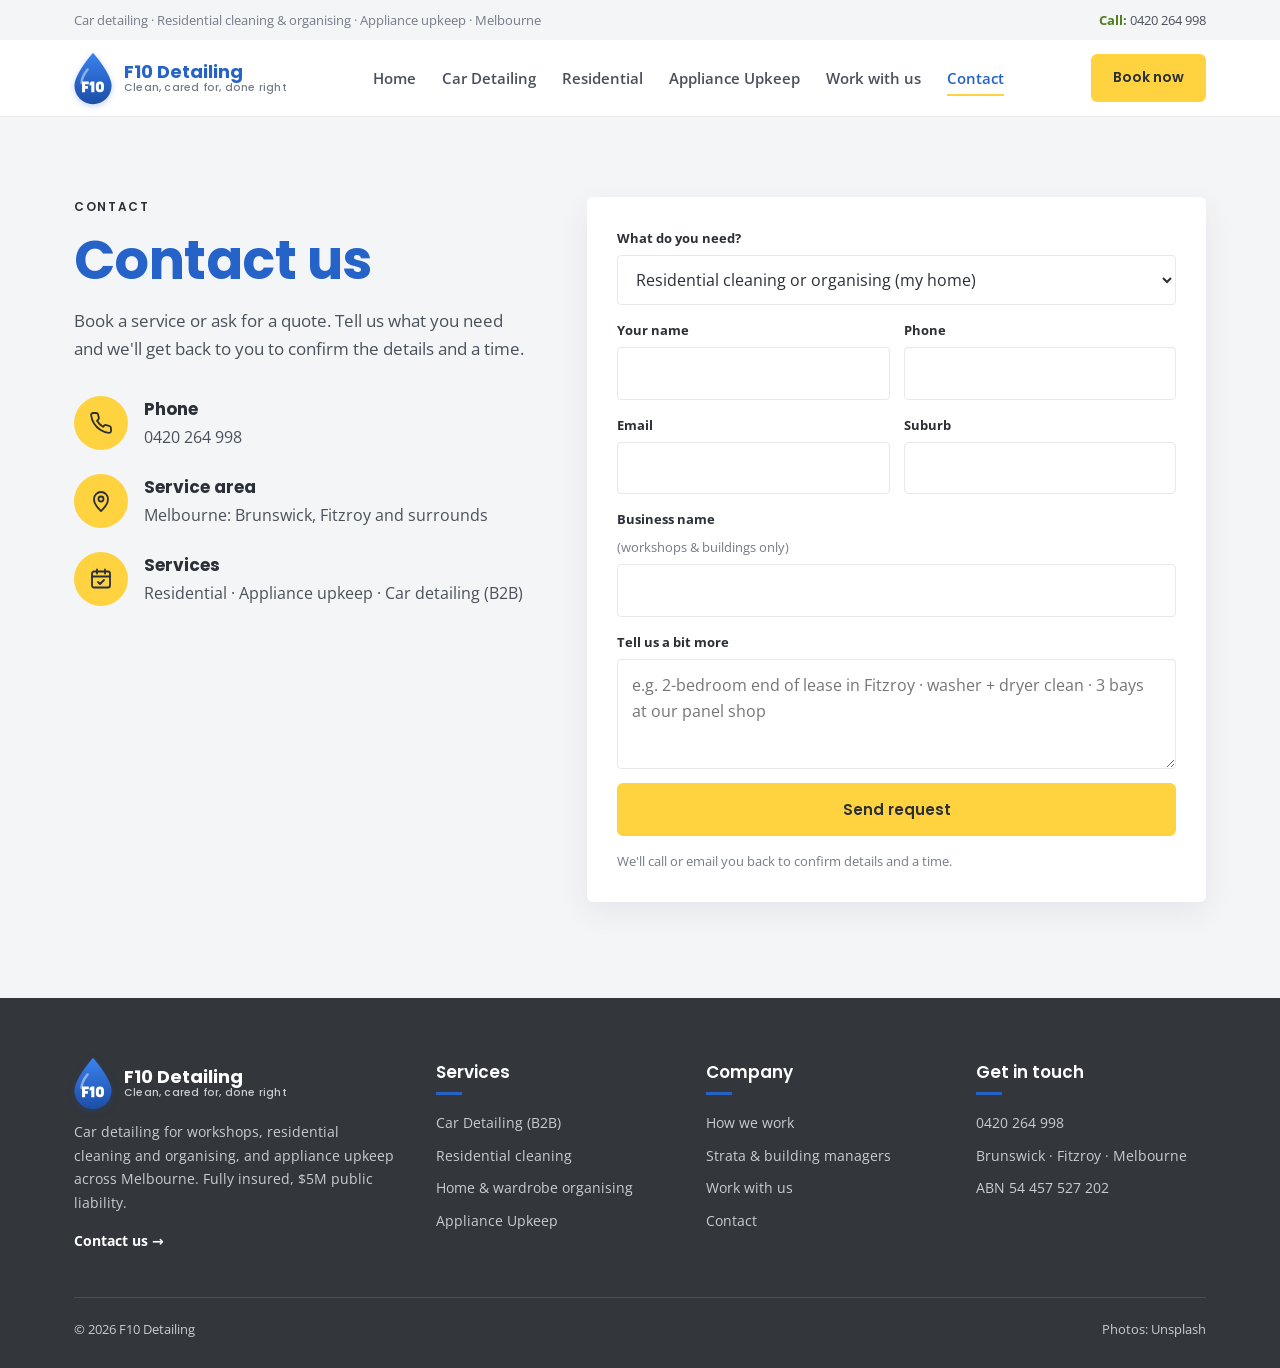
<file: contact.html>
<!DOCTYPE html>
<html lang="en-AU">
<head>
<meta charset="UTF-8">
<meta name="viewport" content="width=device-width, initial-scale=1">
<title>Contact & Bookings | F10 Detailing Melbourne</title>
<meta name="description" content="Book F10 Detailing or ask for a quote: residential cleaning and organising, appliance upkeep, or car detailing for workshops. Call 0420 264 998.">
<link rel="canonical" href="https://f10-detailing.com.au/contact.html">
<meta property="og:type" content="website">
<meta property="og:title" content="Contact & Bookings | F10 Detailing Melbourne">
<meta property="og:description" content="Book F10 Detailing or ask for a quote: residential cleaning and organising, appliance upkeep, or car detailing for workshops. Call 0420 264 998.">
<meta property="og:url" content="https://f10-detailing.com.au/contact.html">
<meta property="og:image" content="https://f10-detailing.com.au/img/hero-mop.jpg">
<meta name="theme-color" content="#2563c9">
<link rel="icon" href="favicon.ico" sizes="any">
<link rel="icon" href="favicon.svg" type="image/svg+xml">
<link rel="icon" href="favicon-32.png" type="image/png" sizes="32x32">
<link rel="apple-touch-icon" href="apple-touch-icon.png">
<link rel="manifest" href="site.webmanifest">
<link rel="preconnect" href="https://fonts.googleapis.com">
<link rel="preconnect" href="https://fonts.gstatic.com" crossorigin>
<link href="https://fonts.googleapis.com/css2?family=Poppins:wght@500;600;700;800&family=Open+Sans:wght@400;600;700&display=swap" rel="stylesheet">
<link rel="stylesheet" href="style.css">
</head>
<body>
<a class="skip" href="#main">Skip to content</a>
<div class="topbar"><div class="wrap">
  <span>Car detailing · Residential cleaning &amp; organising · Appliance upkeep<span class="hide-sm"> · Melbourne</span></span>
  <a href="tel:+61420264998"><b>Call:</b> 0420 264 998</a>
</div></div>
<header class="site"><div class="wrap">
  <nav class="nav" aria-label="Main">
    <a class="brand" href="index.html" aria-label="F10 Detailing home"><svg xmlns="http://www.w3.org/2000/svg" viewBox="0 0 64 64" class="mark" width="44" height="44" aria-hidden="true" focusable="false"><defs><linearGradient id="f10g0" x1="0" y1="0" x2="0" y2="1"><stop offset="0" stop-color="#3a82f0"/><stop offset="1" stop-color="#1c4ea6"/></linearGradient></defs><path d="M32 2C32 2 10 27 10 41A22 22 0 0 0 54 41C54 27 32 2 32 2Z" fill="url(#f10g0)"/><path d="M18.5 38C18.5 32.5 21.5 27 25.5 22" fill="none" stroke="#fff" stroke-opacity=".45" stroke-width="3" stroke-linecap="round"/><g fill="#fff"><path d="M19 36H27V39.4H22.6V41.4H26V44.6H22.6V49H19Z"/><path d="M30 36H33.6V49H30V40.2L28 41.2V37.8Z"/><path fill-rule="evenodd" d="M40.2 36A4.8 4.8 0 0 1 45 40.8V44.2A4.8 4.8 0 0 1 35.4 44.2V40.8A4.8 4.8 0 0 1 40.2 36ZM40.2 39.4A1.3 1.3 0 0 0 38.9 40.7V44.3A1.3 1.3 0 0 0 41.5 44.3V40.7A1.3 1.3 0 0 0 40.2 39.4Z"/></g></svg><span class="brand-txt">F10 Detailing<small>Clean, cared for, done right</small></span></a>
    <ul>
      <li><a href="index.html">Home</a></li>
      <li><a href="car-detailing.html">Car Detailing</a></li>
      <li><a href="residential.html">Residential</a></li>
      <li><a href="appliance-upkeep.html">Appliance Upkeep</a></li>
      <li><a href="work-with-us.html">Work with us</a></li>
      <li><a href="contact.html" aria-current="page">Contact</a></li>
    </ul>
    <div class="nav-actions">
      <a class="btn" href="contact.html">Book now</a>
      <button class="nav-toggle" type="button" aria-label="Menu" aria-expanded="false"><svg viewBox="0 0 24 24" fill="none" stroke="currentColor" stroke-width="1.8" stroke-linecap="round" stroke-linejoin="round" aria-hidden="true"><path d="M4 7h16M4 12h16M4 17h16"/></svg></button>
    </div>
  </nav>
</div></header>
<main id="main">
<section class="contact" id="quote" style="padding-top:80px">
  <div class="wrap contact-grid">
    <div>
      <div class="kicker">Contact</div>
      <h1 style="font-size:clamp(36px,5vw,54px)">Contact us</h1>
      <p class="sub">Book a service or ask for a quote. Tell us what you need and we'll get back to you to confirm the details and a time.</p>
      <ul class="info-list">
        <li><span class="ic"><svg viewBox="0 0 24 24" fill="none" stroke="currentColor" stroke-width="1.8" stroke-linecap="round" stroke-linejoin="round" aria-hidden="true"><path d="M22 16.9v3a2 2 0 0 1-2.2 2 19.8 19.8 0 0 1-8.6-3.1 19.5 19.5 0 0 1-6-6A19.8 19.8 0 0 1 2.1 4.2 2 2 0 0 1 4.1 2h3a2 2 0 0 1 2 1.7c.1.9.4 1.8.7 2.7a2 2 0 0 1-.5 2.1L8 9.8a16 16 0 0 0 6 6l1.3-1.3a2 2 0 0 1 2.1-.4c.9.3 1.8.6 2.7.7a2 2 0 0 1 1.7 2z"/></svg></span><div><b>Phone</b><a href="tel:+61420264998">0420 264 998</a></div></li>
        <li><span class="ic"><svg viewBox="0 0 24 24" fill="none" stroke="currentColor" stroke-width="1.8" stroke-linecap="round" stroke-linejoin="round" aria-hidden="true"><path d="M12 22s7-6.2 7-12a7 7 0 1 0-14 0c0 5.8 7 12 7 12z"/><circle cx="12" cy="10" r="2.5"/></svg></span><div><b>Service area</b><span>Melbourne: Brunswick, Fitzroy and surrounds</span></div></li>
        <li><span class="ic"><svg viewBox="0 0 24 24" fill="none" stroke="currentColor" stroke-width="1.8" stroke-linecap="round" stroke-linejoin="round" aria-hidden="true"><rect x="3" y="4.5" width="18" height="16" rx="2"/><path d="M3 9.5h18M8 2.5v4M16 2.5v4"/><path d="m9 15 2 2 4-4"/></svg></span><div><b>Services</b><span>Residential · Appliance upkeep · Car detailing (B2B)</span></div></li>
      </ul>
    </div>
    <form class="form" data-enquiry>
      <label class="wide">What do you need?
        <select name="sector" required>
          <option data-key="residential">Residential cleaning or organising (my home)</option>
          <option data-key="appliance">Appliance upkeep (washer, dryer, kitchen appliances)</option>
          <option data-key="workshop">Car detailing for my workshop / panel shop</option>
          <option data-key="building">A building, strata or property portfolio</option>
          <option data-key="other">Something else</option>
        </select>
      </label>
      <label>Your name<input name="name" autocomplete="name" required></label>
      <label>Phone<input name="phone" type="tel" autocomplete="tel" required></label>
      <label>Email<input name="email" type="email" autocomplete="email"></label>
      <label>Suburb<input name="suburb" autocomplete="address-level2"></label>
      <label class="wide">Business name <span class="opt">(workshops &amp; buildings only)</span><input name="business" autocomplete="organization"></label>
      <label class="wide">Tell us a bit more<textarea name="message" placeholder="e.g. 2-bedroom end of lease in Fitzroy · washer + dryer clean · 3 bays at our panel shop"></textarea></label>
      <div class="hp" aria-hidden="true"><label>Leave blank<input name="botcheck" tabindex="-1" autocomplete="off"></label></div>
      <button class="btn wide" type="submit">Send request</button>
      <p class="form-status wide" role="status" aria-live="polite"></p>
      <p class="small wide">We'll call or email you back to confirm details and a time.</p>
    </form>
  </div>
</section>
</main>
<footer class="site"><div class="wrap">
  <div class="foot">
    <div>
      <a class="brand" href="index.html"><svg xmlns="http://www.w3.org/2000/svg" viewBox="0 0 64 64" class="mark" width="44" height="44" aria-hidden="true" focusable="false"><defs><linearGradient id="f10g1" x1="0" y1="0" x2="0" y2="1"><stop offset="0" stop-color="#3a82f0"/><stop offset="1" stop-color="#1c4ea6"/></linearGradient></defs><path d="M32 2C32 2 10 27 10 41A22 22 0 0 0 54 41C54 27 32 2 32 2Z" fill="url(#f10g1)"/><path d="M18.5 38C18.5 32.5 21.5 27 25.5 22" fill="none" stroke="#fff" stroke-opacity=".45" stroke-width="3" stroke-linecap="round"/><g fill="#fff"><path d="M19 36H27V39.4H22.6V41.4H26V44.6H22.6V49H19Z"/><path d="M30 36H33.6V49H30V40.2L28 41.2V37.8Z"/><path fill-rule="evenodd" d="M40.2 36A4.8 4.8 0 0 1 45 40.8V44.2A4.8 4.8 0 0 1 35.4 44.2V40.8A4.8 4.8 0 0 1 40.2 36ZM40.2 39.4A1.3 1.3 0 0 0 38.9 40.7V44.3A1.3 1.3 0 0 0 41.5 44.3V40.7A1.3 1.3 0 0 0 40.2 39.4Z"/></g></svg><span class="brand-txt">F10 Detailing<small>Clean, cared for, done right</small></span></a>
      <p>Car detailing for workshops, residential cleaning and organising, and appliance upkeep across Melbourne. Fully insured, $5M public liability.</p>
      <a class="foot-cta" href="contact.html">Contact us →</a>
    </div>
    <div>
      <h4>Services</h4>
      <ul>
        <li><a href="car-detailing.html">Car Detailing (B2B)</a></li>
        <li><a href="residential.html">Residential cleaning</a></li>
        <li><a href="residential.html#organising">Home &amp; wardrobe organising</a></li>
        <li><a href="appliance-upkeep.html">Appliance Upkeep</a></li>
      </ul>
    </div>
    <div>
      <h4>Company</h4>
      <ul>
        <li><a href="how-we-work.html">How we work</a></li>
        <li><a href="buildings.html">Strata &amp; building managers</a></li>
        <li><a href="work-with-us.html">Work with us</a></li>
        <li><a href="contact.html">Contact</a></li>
      </ul>
    </div>
    <div>
      <h4>Get in touch</h4>
      <ul>
        <li><a href="tel:+61420264998">0420 264 998</a></li>
        <li>Brunswick · Fitzroy · Melbourne</li>
        <li>ABN 54 457 527 202</li>
      </ul>
    </div>
  </div>
  <div class="foot-base"><span>© 2026 F10 Detailing</span><span>Photos: Unsplash</span></div>
</div></footer>
<script src="site.js" defer></script>
</body>
</html>
</file>
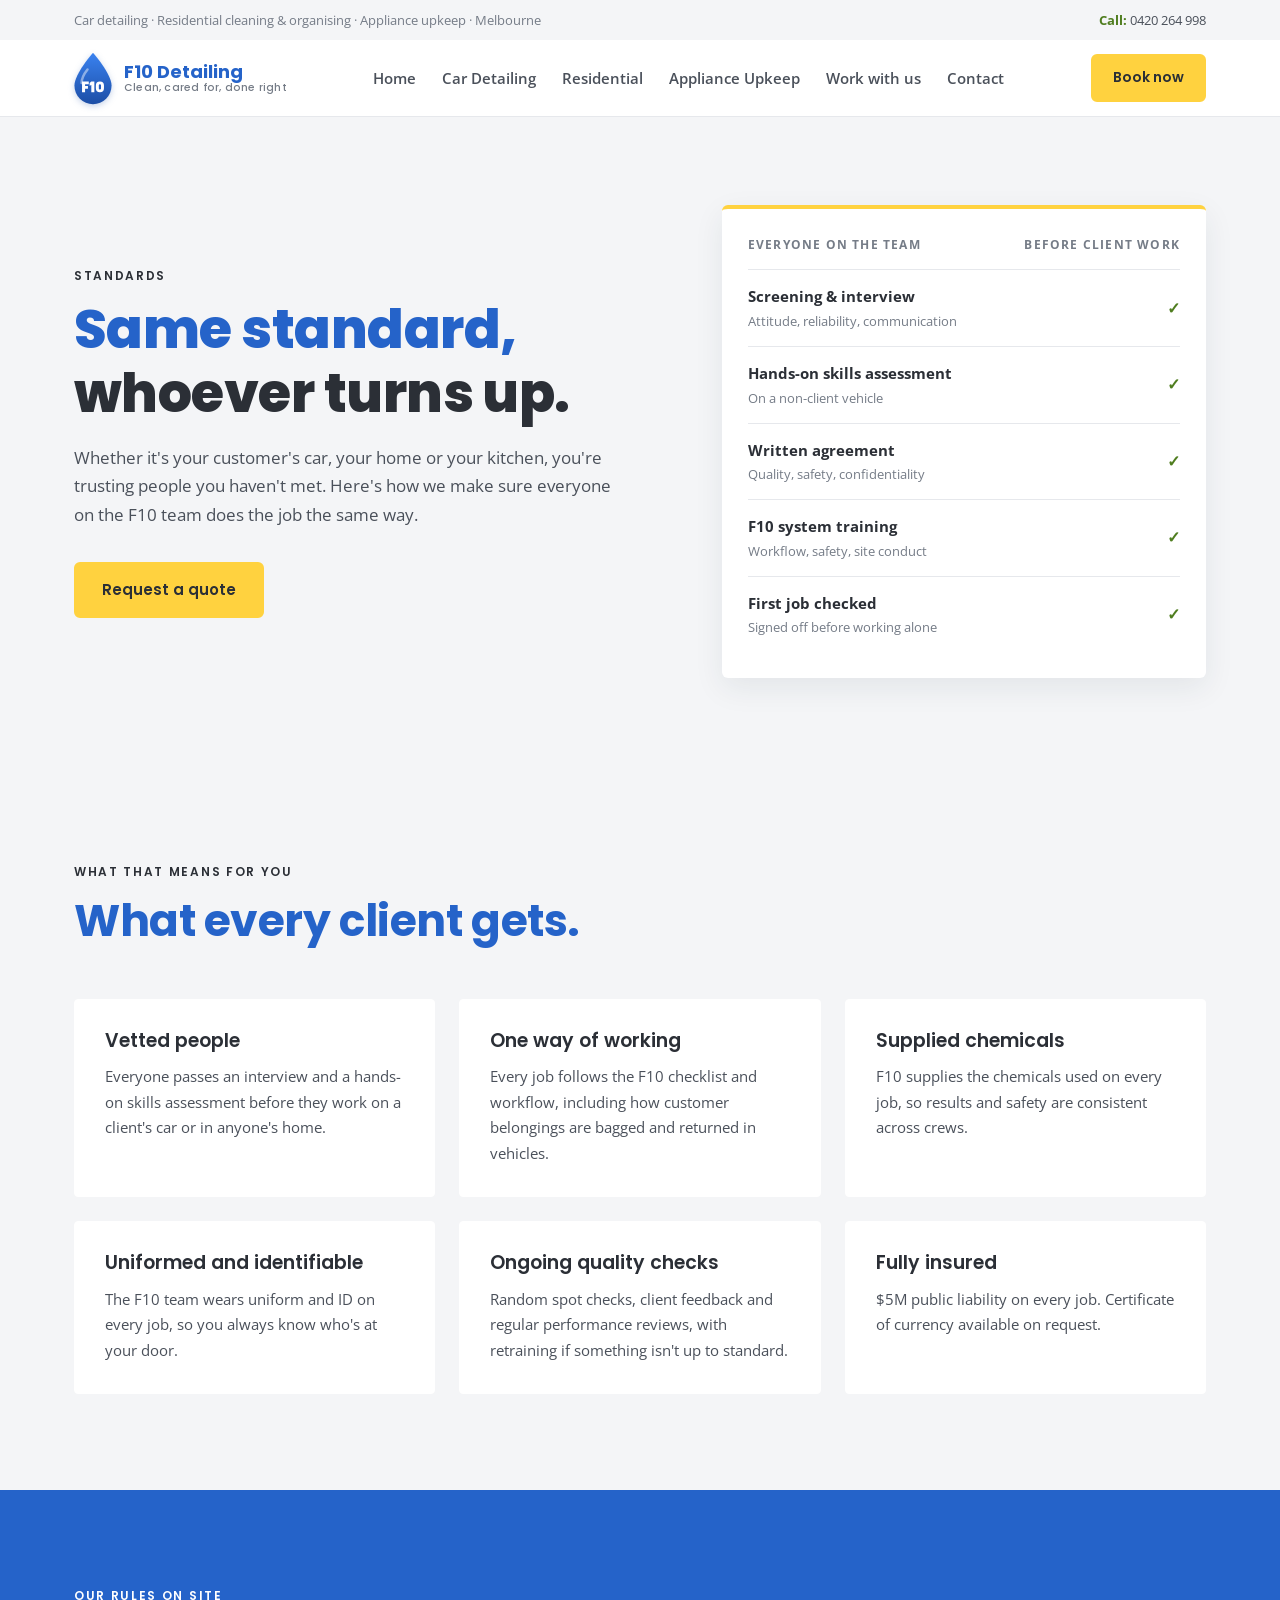
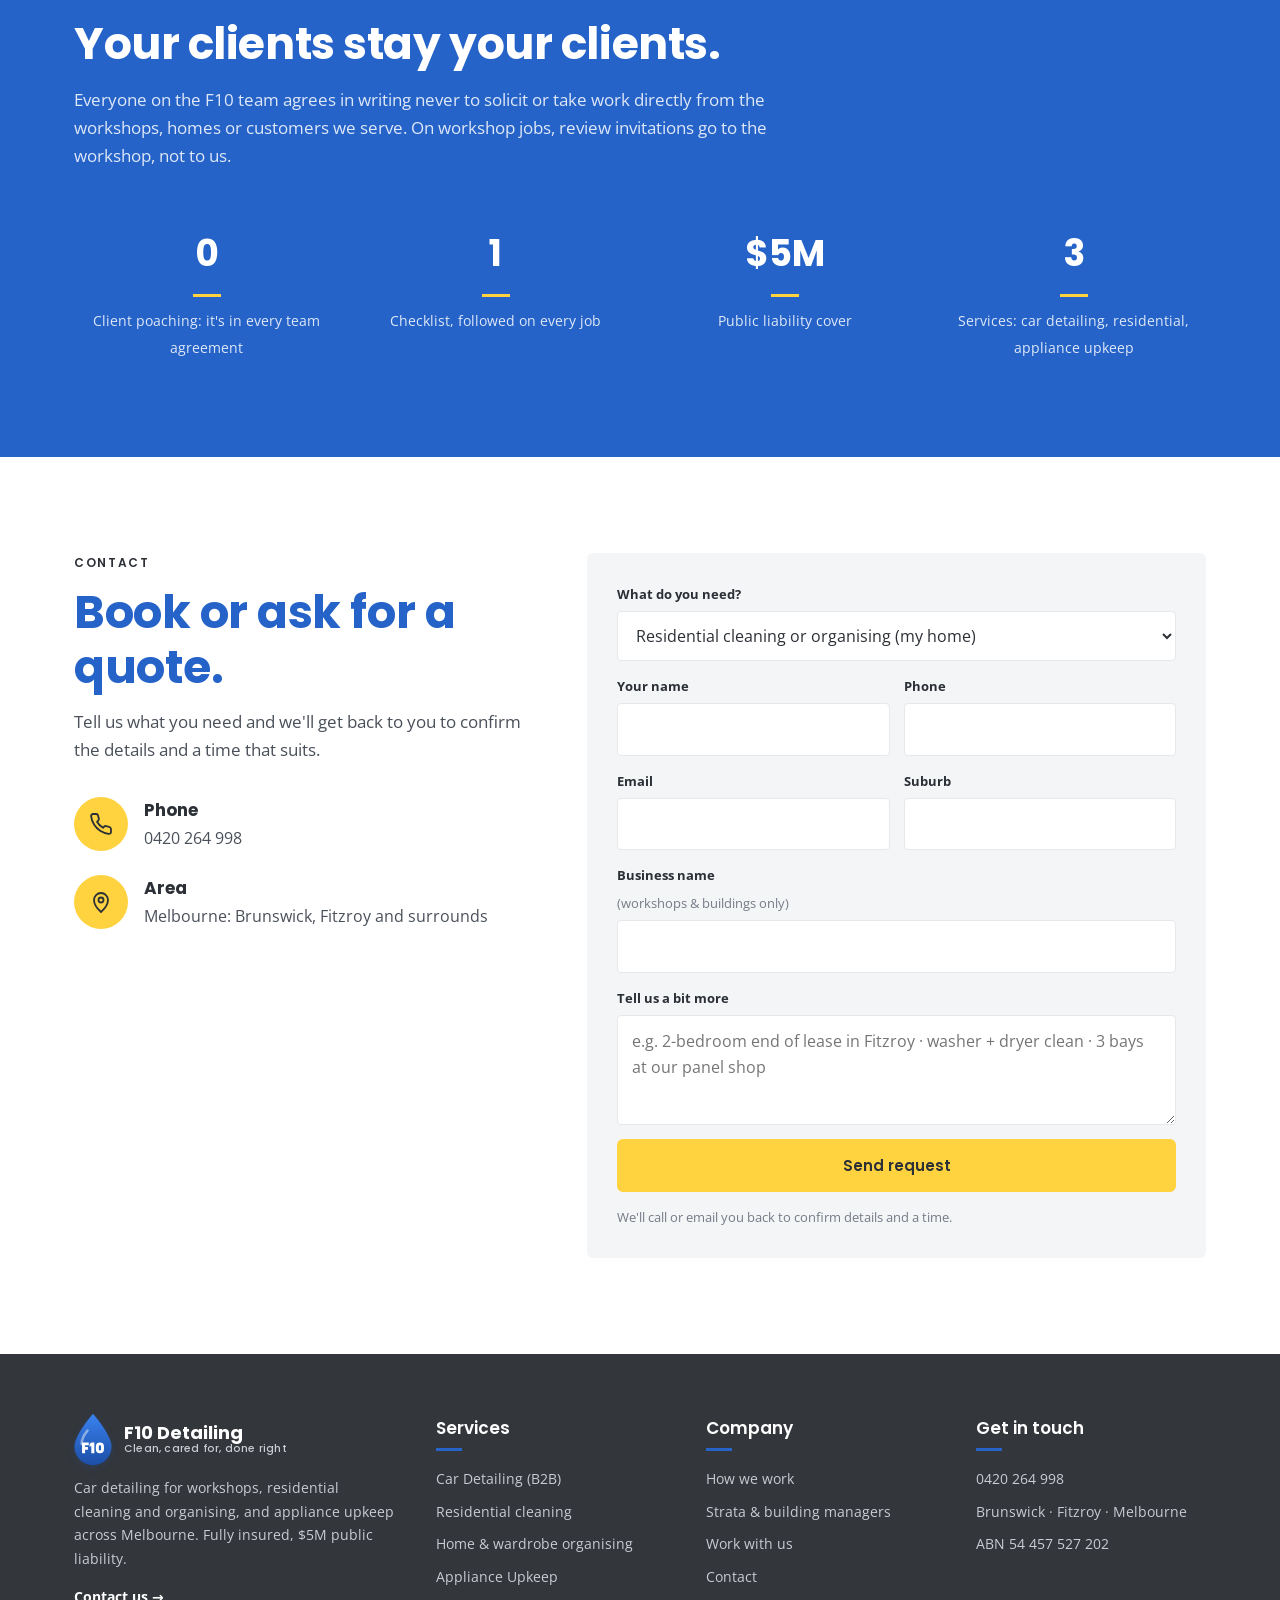
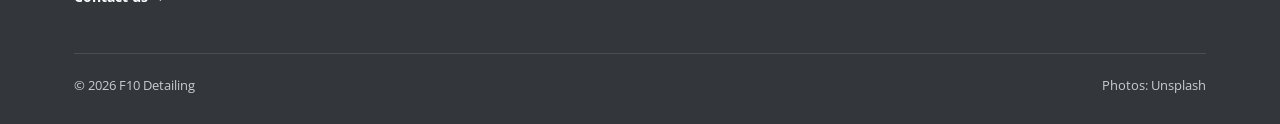
<file: how-we-work.html>
<!DOCTYPE html>
<html lang="en-AU">
<head>
<meta charset="UTF-8">
<meta name="viewport" content="width=device-width, initial-scale=1">
<title>How We Work | F10 Detailing standards, training & insurance</title>
<meta name="description" content="How F10 Detailing vets, trains and checks everyone on its team: skills assessment, the F10 system, uniforms, supplied chemicals, spot checks and $5M public liability cover.">
<link rel="canonical" href="https://f10-detailing.com.au/how-we-work.html">
<meta property="og:type" content="website">
<meta property="og:title" content="How We Work | F10 Detailing standards, training & insurance">
<meta property="og:description" content="How F10 Detailing vets, trains and checks everyone on its team: skills assessment, the F10 system, uniforms, supplied chemicals, spot checks and $5M public liability cover.">
<meta property="og:url" content="https://f10-detailing.com.au/how-we-work.html">
<meta property="og:image" content="https://f10-detailing.com.au/img/hero-mop.jpg">
<meta name="theme-color" content="#2563c9">
<link rel="icon" href="favicon.ico" sizes="any">
<link rel="icon" href="favicon.svg" type="image/svg+xml">
<link rel="icon" href="favicon-32.png" type="image/png" sizes="32x32">
<link rel="apple-touch-icon" href="apple-touch-icon.png">
<link rel="manifest" href="site.webmanifest">
<link rel="preconnect" href="https://fonts.googleapis.com">
<link rel="preconnect" href="https://fonts.gstatic.com" crossorigin>
<link href="https://fonts.googleapis.com/css2?family=Poppins:wght@500;600;700;800&family=Open+Sans:wght@400;600;700&display=swap" rel="stylesheet">
<link rel="stylesheet" href="style.css">
</head>
<body>
<a class="skip" href="#main">Skip to content</a>
<div class="topbar"><div class="wrap">
  <span>Car detailing · Residential cleaning &amp; organising · Appliance upkeep<span class="hide-sm"> · Melbourne</span></span>
  <a href="tel:+61420264998"><b>Call:</b> 0420 264 998</a>
</div></div>
<header class="site"><div class="wrap">
  <nav class="nav" aria-label="Main">
    <a class="brand" href="index.html" aria-label="F10 Detailing home"><svg xmlns="http://www.w3.org/2000/svg" viewBox="0 0 64 64" class="mark" width="44" height="44" aria-hidden="true" focusable="false"><defs><linearGradient id="f10g0" x1="0" y1="0" x2="0" y2="1"><stop offset="0" stop-color="#3a82f0"/><stop offset="1" stop-color="#1c4ea6"/></linearGradient></defs><path d="M32 2C32 2 10 27 10 41A22 22 0 0 0 54 41C54 27 32 2 32 2Z" fill="url(#f10g0)"/><path d="M18.5 38C18.5 32.5 21.5 27 25.5 22" fill="none" stroke="#fff" stroke-opacity=".45" stroke-width="3" stroke-linecap="round"/><g fill="#fff"><path d="M19 36H27V39.4H22.6V41.4H26V44.6H22.6V49H19Z"/><path d="M30 36H33.6V49H30V40.2L28 41.2V37.8Z"/><path fill-rule="evenodd" d="M40.2 36A4.8 4.8 0 0 1 45 40.8V44.2A4.8 4.8 0 0 1 35.4 44.2V40.8A4.8 4.8 0 0 1 40.2 36ZM40.2 39.4A1.3 1.3 0 0 0 38.9 40.7V44.3A1.3 1.3 0 0 0 41.5 44.3V40.7A1.3 1.3 0 0 0 40.2 39.4Z"/></g></svg><span class="brand-txt">F10 Detailing<small>Clean, cared for, done right</small></span></a>
    <ul>
      <li><a href="index.html">Home</a></li>
      <li><a href="car-detailing.html">Car Detailing</a></li>
      <li><a href="residential.html">Residential</a></li>
      <li><a href="appliance-upkeep.html">Appliance Upkeep</a></li>
      <li><a href="work-with-us.html">Work with us</a></li>
      <li><a href="contact.html">Contact</a></li>
    </ul>
    <div class="nav-actions">
      <a class="btn" href="contact.html">Book now</a>
      <button class="nav-toggle" type="button" aria-label="Menu" aria-expanded="false"><svg viewBox="0 0 24 24" fill="none" stroke="currentColor" stroke-width="1.8" stroke-linecap="round" stroke-linejoin="round" aria-hidden="true"><path d="M4 7h16M4 12h16M4 17h16"/></svg></button>
    </div>
  </nav>
</div></header>
<main id="main">
<section class="hero">
  <div class="wrap hero-grid">
    <div>
      <div class="eyebrow">Standards</div>
      <h1>Same standard, <em>whoever turns up.</em></h1>
      <p class="lead">Whether it's your customer's car, your home or your kitchen, you're trusting people you haven't met. Here's how we make sure everyone on the F10 team does the job the same way.</p>
      <div class="hero-cta">
        <a class="btn" href="contact.html">Request a quote</a>
      </div>
    </div>
    <div class="panel" aria-label="Team pathway">
      <div class="panel-head"><span class="live">Everyone on the team</span><span>Before client work</span></div>
      <div class="row"><div class="grow"><div class="t">Screening &amp; interview</div><div class="s">Attitude, reliability, communication</div></div><span class="v">✓</span></div>
      <div class="row"><div class="grow"><div class="t">Hands-on skills assessment</div><div class="s">On a non-client vehicle</div></div><span class="v">✓</span></div>
      <div class="row"><div class="grow"><div class="t">Written agreement</div><div class="s">Quality, safety, confidentiality</div></div><span class="v">✓</span></div>
      <div class="row"><div class="grow"><div class="t">F10 system training</div><div class="s">Workflow, safety, site conduct</div></div><span class="v">✓</span></div>
      <div class="row"><div class="grow"><div class="t">First job checked</div><div class="s">Signed off before working alone</div></div><span class="v">✓</span></div>
    </div>
  </div>
</section>

<section class="alt">
  <div class="wrap">
    <div class="sec-head">
      <div class="kicker">What that means for you</div>
      <h2>What every client gets.</h2>
    </div>
    <div class="grid-3">
      <article class="card"><h3>Vetted people</h3><p>Everyone passes an interview and a hands-on skills assessment before they work on a client's car or in anyone's home.</p></article>
      <article class="card"><h3>One way of working</h3><p>Every job follows the F10 checklist and workflow, including how customer belongings are bagged and returned in vehicles.</p></article>
      <article class="card"><h3>Supplied chemicals</h3><p>F10 supplies the chemicals used on every job, so results and safety are consistent across crews.</p></article>
      <article class="card"><h3>Uniformed and identifiable</h3><p>The F10 team wears uniform and ID on every job, so you always know who's at your door.</p></article>
      <article class="card"><h3>Ongoing quality checks</h3><p>Random spot checks, client feedback and regular performance reviews, with retraining if something isn't up to standard.</p></article>
      <article class="card"><h3>Fully insured</h3><p>$5M public liability on every job. Certificate of currency available on request.</p></article>
    </div>
  </div>
</section>

<section class="dark">
  <div class="wrap">
    <div class="sec-head">
      <div class="kicker">Our rules on site</div>
      <h2>Your clients stay your clients.</h2>
      <p>Everyone on the F10 team agrees in writing never to solicit or take work directly from the workshops, homes or customers we serve. On workshop jobs, review invitations go to the workshop, not to us.</p>
    </div>
    <div class="stats">
      <div class="stat"><b>0</b><span>Client poaching: it's in every team agreement</span></div>
      <div class="stat"><b>1</b><span>Checklist, followed on every job</span></div>
      <div class="stat"><b>$5M</b><span>Public liability cover</span></div>
      <div class="stat"><b>3</b><span>Services: car detailing, residential, appliance upkeep</span></div>
    </div>
  </div>
</section>


<section class="contact-sec" id="quote">
  <div class="wrap contact-grid">
    <div>
      <div class="kicker">Contact</div>
      <h2>Book or ask for a quote.</h2>
      <p class="sub">Tell us what you need and we'll get back to you to confirm the details and a time that suits.</p>
      <ul class="info-list">
        <li><span class="ic"><svg viewBox="0 0 24 24" fill="none" stroke="currentColor" stroke-width="1.8" stroke-linecap="round" stroke-linejoin="round" aria-hidden="true"><path d="M22 16.9v3a2 2 0 0 1-2.2 2 19.8 19.8 0 0 1-8.6-3.1 19.5 19.5 0 0 1-6-6A19.8 19.8 0 0 1 2.1 4.2 2 2 0 0 1 4.1 2h3a2 2 0 0 1 2 1.7c.1.9.4 1.8.7 2.7a2 2 0 0 1-.5 2.1L8 9.8a16 16 0 0 0 6 6l1.3-1.3a2 2 0 0 1 2.1-.4c.9.3 1.8.6 2.7.7a2 2 0 0 1 1.7 2z"/></svg></span><div><b>Phone</b><a href="tel:+61420264998">0420 264 998</a></div></li>
        <li><span class="ic"><svg viewBox="0 0 24 24" fill="none" stroke="currentColor" stroke-width="1.8" stroke-linecap="round" stroke-linejoin="round" aria-hidden="true"><path d="M12 22s7-6.2 7-12a7 7 0 1 0-14 0c0 5.8 7 12 7 12z"/><circle cx="12" cy="10" r="2.5"/></svg></span><div><b>Area</b><span>Melbourne: Brunswick, Fitzroy and surrounds</span></div></li>
      </ul>
    </div>
    <form class="form" data-enquiry>
      <label class="wide">What do you need?
        <select name="sector" required>
          <option data-key="residential">Residential cleaning or organising (my home)</option>
          <option data-key="appliance">Appliance upkeep (washer, dryer, kitchen appliances)</option>
          <option data-key="workshop">Car detailing for my workshop / panel shop</option>
          <option data-key="building">A building, strata or property portfolio</option>
          <option data-key="other">Something else</option>
        </select>
      </label>
      <label>Your name<input name="name" autocomplete="name" required></label>
      <label>Phone<input name="phone" type="tel" autocomplete="tel" required></label>
      <label>Email<input name="email" type="email" autocomplete="email"></label>
      <label>Suburb<input name="suburb" autocomplete="address-level2"></label>
      <label class="wide">Business name <span class="opt">(workshops &amp; buildings only)</span><input name="business" autocomplete="organization"></label>
      <label class="wide">Tell us a bit more<textarea name="message" placeholder="e.g. 2-bedroom end of lease in Fitzroy · washer + dryer clean · 3 bays at our panel shop"></textarea></label>
      <div class="hp" aria-hidden="true"><label>Leave blank<input name="botcheck" tabindex="-1" autocomplete="off"></label></div>
      <button class="btn wide" type="submit">Send request</button>
      <p class="form-status wide" role="status" aria-live="polite"></p>
      <p class="small wide">We'll call or email you back to confirm details and a time.</p>
    </form>
  </div>
</section>
</main>
<footer class="site"><div class="wrap">
  <div class="foot">
    <div>
      <a class="brand" href="index.html"><svg xmlns="http://www.w3.org/2000/svg" viewBox="0 0 64 64" class="mark" width="44" height="44" aria-hidden="true" focusable="false"><defs><linearGradient id="f10g1" x1="0" y1="0" x2="0" y2="1"><stop offset="0" stop-color="#3a82f0"/><stop offset="1" stop-color="#1c4ea6"/></linearGradient></defs><path d="M32 2C32 2 10 27 10 41A22 22 0 0 0 54 41C54 27 32 2 32 2Z" fill="url(#f10g1)"/><path d="M18.5 38C18.5 32.5 21.5 27 25.5 22" fill="none" stroke="#fff" stroke-opacity=".45" stroke-width="3" stroke-linecap="round"/><g fill="#fff"><path d="M19 36H27V39.4H22.6V41.4H26V44.6H22.6V49H19Z"/><path d="M30 36H33.6V49H30V40.2L28 41.2V37.8Z"/><path fill-rule="evenodd" d="M40.2 36A4.8 4.8 0 0 1 45 40.8V44.2A4.8 4.8 0 0 1 35.4 44.2V40.8A4.8 4.8 0 0 1 40.2 36ZM40.2 39.4A1.3 1.3 0 0 0 38.9 40.7V44.3A1.3 1.3 0 0 0 41.5 44.3V40.7A1.3 1.3 0 0 0 40.2 39.4Z"/></g></svg><span class="brand-txt">F10 Detailing<small>Clean, cared for, done right</small></span></a>
      <p>Car detailing for workshops, residential cleaning and organising, and appliance upkeep across Melbourne. Fully insured, $5M public liability.</p>
      <a class="foot-cta" href="contact.html">Contact us →</a>
    </div>
    <div>
      <h4>Services</h4>
      <ul>
        <li><a href="car-detailing.html">Car Detailing (B2B)</a></li>
        <li><a href="residential.html">Residential cleaning</a></li>
        <li><a href="residential.html#organising">Home &amp; wardrobe organising</a></li>
        <li><a href="appliance-upkeep.html">Appliance Upkeep</a></li>
      </ul>
    </div>
    <div>
      <h4>Company</h4>
      <ul>
        <li><a href="how-we-work.html">How we work</a></li>
        <li><a href="buildings.html">Strata &amp; building managers</a></li>
        <li><a href="work-with-us.html">Work with us</a></li>
        <li><a href="contact.html">Contact</a></li>
      </ul>
    </div>
    <div>
      <h4>Get in touch</h4>
      <ul>
        <li><a href="tel:+61420264998">0420 264 998</a></li>
        <li>Brunswick · Fitzroy · Melbourne</li>
        <li>ABN 54 457 527 202</li>
      </ul>
    </div>
  </div>
  <div class="foot-base"><span>© 2026 F10 Detailing</span><span>Photos: Unsplash</span></div>
</div></footer>
<script src="site.js" defer></script>
</body>
</html>
</file>
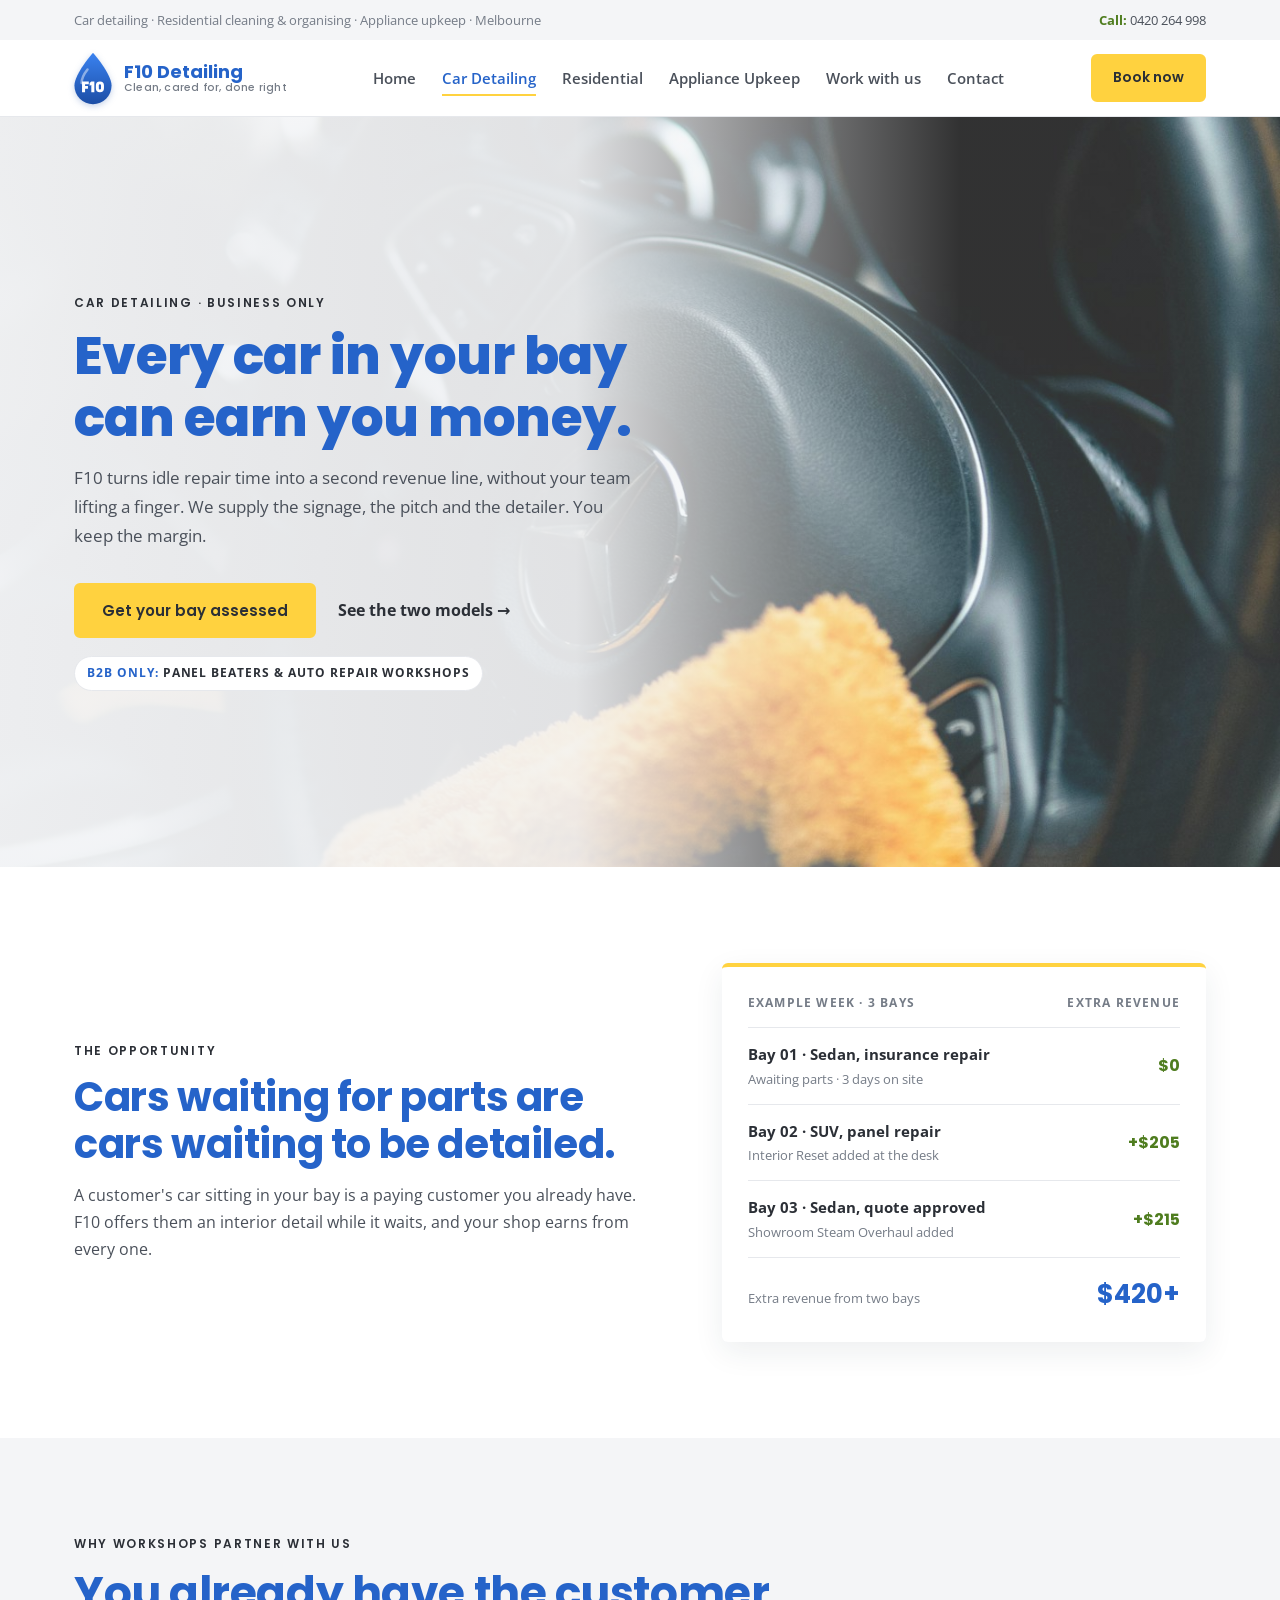
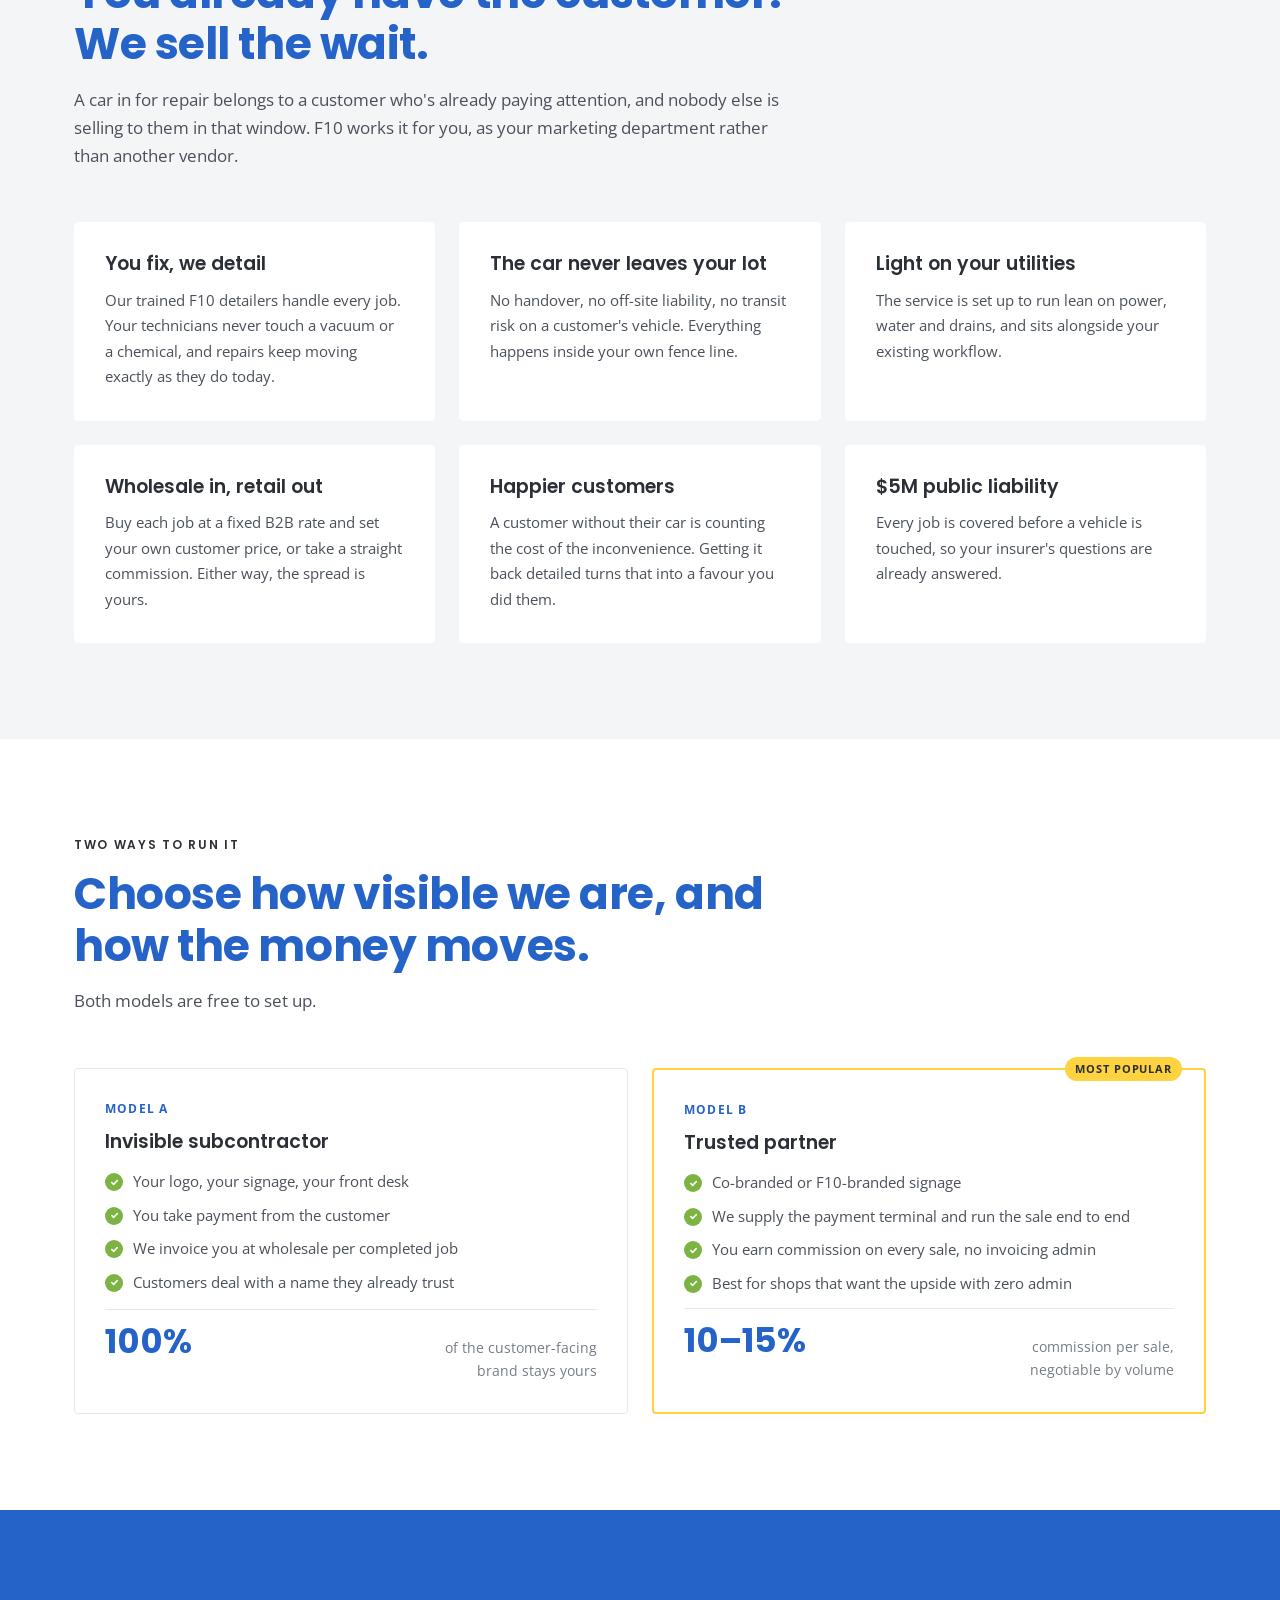
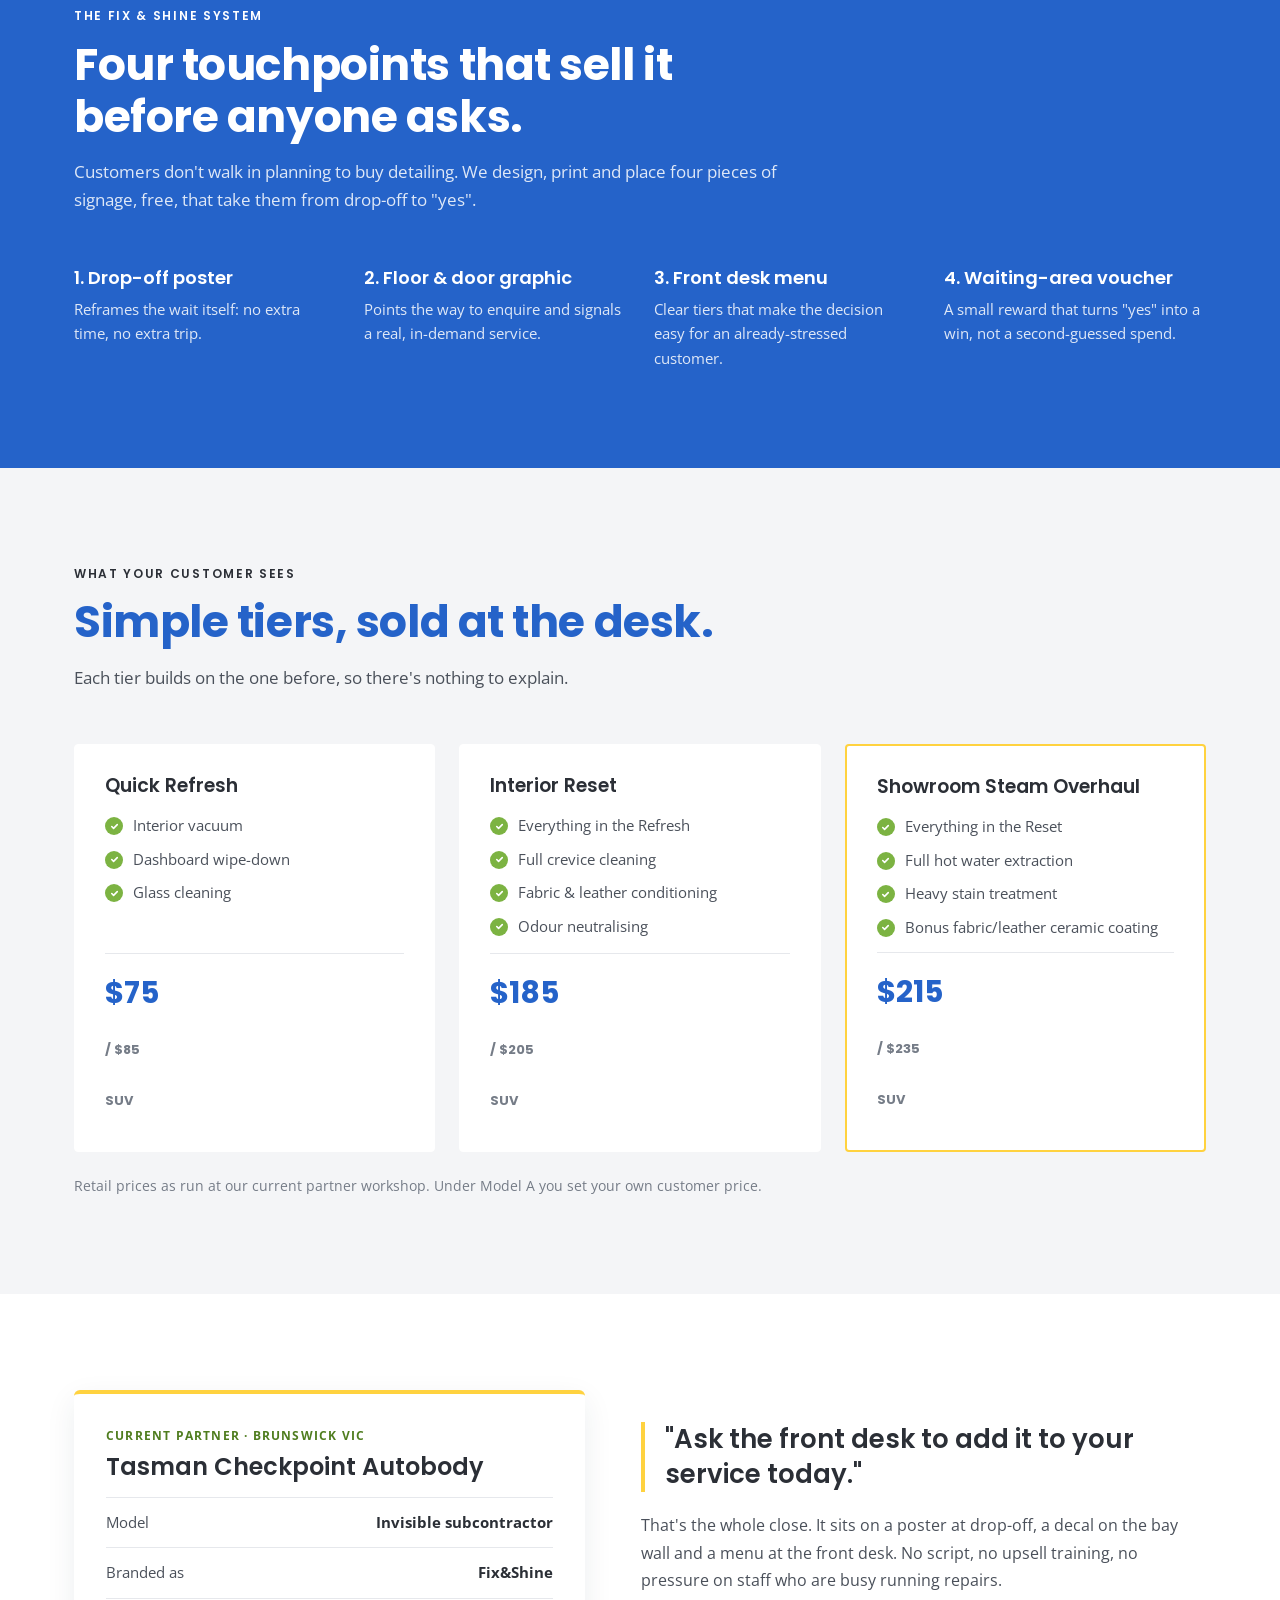
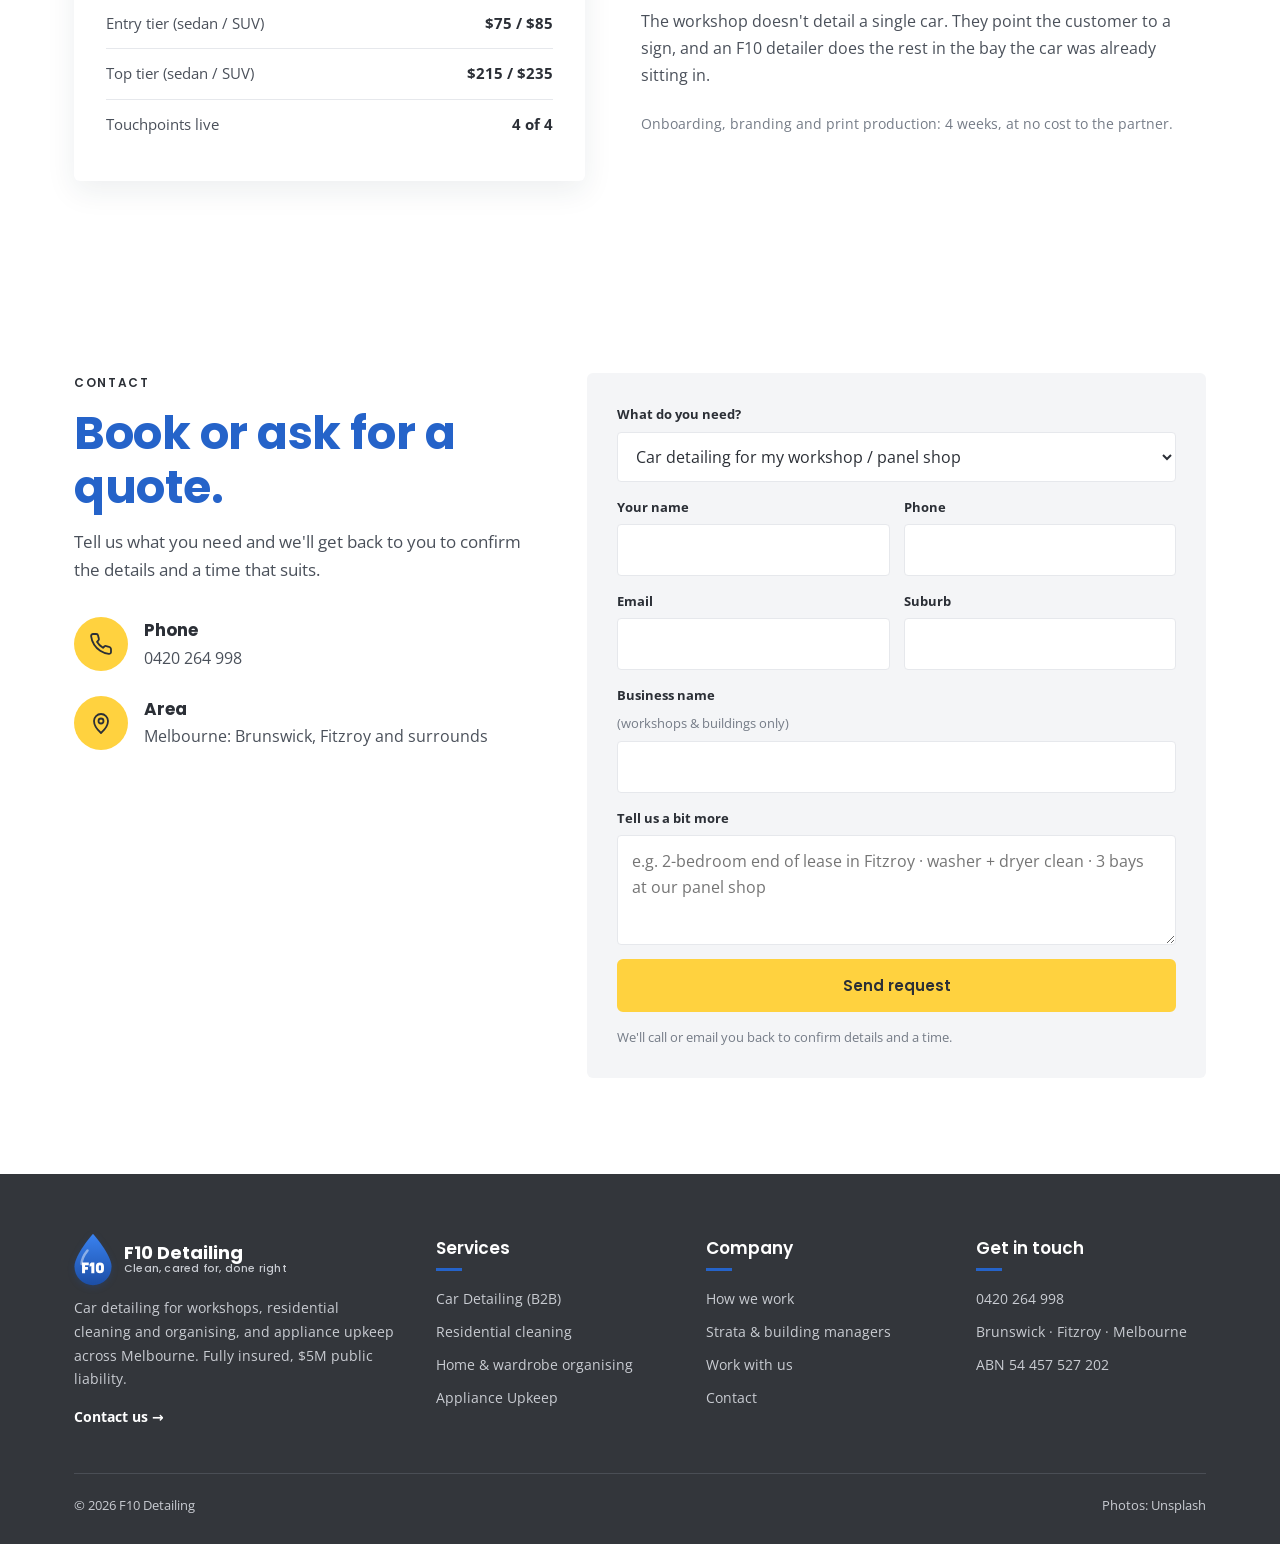
<file: panel-beaters.html>
<!DOCTYPE html>
<html lang="en-AU"><head><meta charset="UTF-8"><title>Car Detailing | F10 Detailing</title>
<meta name="robots" content="noindex"><link rel="canonical" href="https://f10-detailing.com.au/car-detailing.html">
<meta http-equiv="refresh" content="0; url=car-detailing.html"></head>
<body><p>This page has moved to <a href="car-detailing.html">Car Detailing</a>.</p></body></html>
</file>
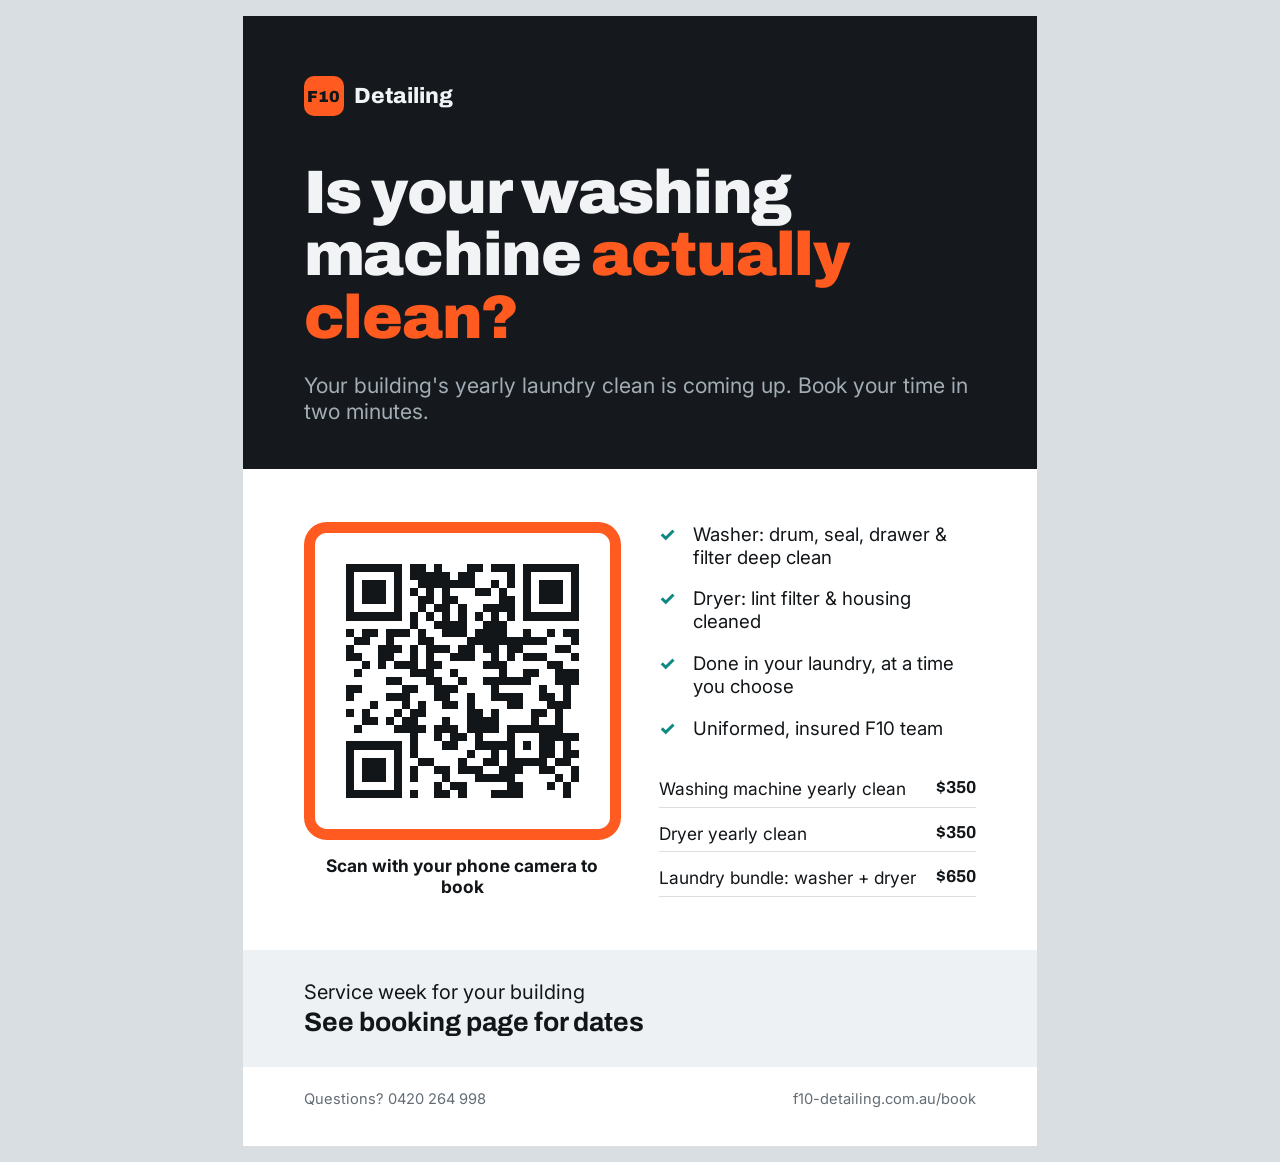
<file: poster.html>
<!DOCTYPE html>
<html lang="en-AU">
<head>
<meta charset="UTF-8">
<meta name="viewport" content="width=device-width, initial-scale=1">
<title>Laundry Clean Poster | F10 Detailing</title>
<meta name="robots" content="noindex">
<link rel="icon" href="favicon.ico" sizes="any">
<link rel="icon" href="favicon.svg" type="image/svg+xml">
<link rel="apple-touch-icon" href="apple-touch-icon.png">
<link href="https://fonts.googleapis.com/css2?family=Archivo:wght@700;800;900&family=Inter:wght@400;600;700&display=swap" rel="stylesheet">
<style>
  /* Print on A4. Open poster.html?b=<building-slug>&week=<text>, then Ctrl+P. */
  @page{size:A4;margin:0;}
  *{box-sizing:border-box;margin:0;padding:0;}
  body{font-family:'Inter',sans-serif;color:#121619;background:#d9dee2;}
  .sheet{width:210mm;min-height:297mm;margin:16px auto;background:#fff;display:flex;flex-direction:column;overflow:hidden;}
  .top{background:#15191d;color:#f1f3f5;padding:16mm 16mm 12mm;}
  .brand{display:flex;align-items:center;gap:10px;font-family:'Archivo',sans-serif;font-weight:800;font-size:22px;}
  .mark{width:40px;height:40px;border-radius:10px;background:#ff5a1f;color:#121619;display:grid;place-items:center;font-weight:900;font-size:16px;}
  h1{font-family:'Archivo',sans-serif;font-weight:900;font-size:46pt;line-height:1.02;margin-top:12mm;letter-spacing:-.02em;}
  h1 span{color:#ff5a1f;}
  .sub{font-size:16pt;color:#a3adb5;margin-top:6mm;}
  .mid{flex:1;display:grid;grid-template-columns:1fr 1fr;gap:10mm;padding:14mm 16mm;align-items:center;}
  .qr{border:3mm solid #ff5a1f;border-radius:6mm;padding:4mm;background:#fff;}
  .qr img{display:block;width:100%;}
  .scan{text-align:center;font-weight:700;font-size:13pt;margin-top:4mm;}
  ul{list-style:none;display:grid;gap:5mm;font-size:14pt;}
  li{padding-left:9mm;position:relative;}
  li::before{content:"✓";position:absolute;left:0;color:#0e8a83;font-weight:800;}
  .prices{margin-top:8mm;display:grid;gap:2mm;font-size:13pt;}
  .prices div{display:flex;justify-content:space-between;border-bottom:1px solid #d9dee2;padding:2mm 0;}
  .prices b{font-family:'Archivo',sans-serif;}
  .week{background:#eef1f3;padding:8mm 16mm;font-size:15pt;}
  .week b{font-family:'Archivo',sans-serif;font-size:20pt;display:block;margin-top:1mm;}
  .foot{padding:6mm 16mm 10mm;font-size:11pt;color:#646d75;display:flex;justify-content:space-between;}
  @media print{body{background:#fff;}.sheet{margin:0;}}
</style>
</head>
<body>
<div class="sheet">
  <div class="top">
    <div class="brand"><span class="mark">F10</span>Detailing</div>
    <h1>Is your washing machine <span>actually clean?</span></h1>
    <p class="sub">Your building's yearly laundry clean is coming up. Book your time in two minutes.</p>
  </div>
  <div class="mid">
    <div>
      <div class="qr"><img id="qr" src="qr/book.svg" alt="QR code to book your laundry clean"></div>
      <p class="scan">Scan with your phone camera to book</p>
    </div>
    <div>
      <ul>
        <li>Washer: drum, seal, drawer &amp; filter deep clean</li>
        <li>Dryer: lint filter &amp; housing cleaned</li>
        <li>Done in your laundry, at a time you choose</li>
        <li>Uniformed, insured F10 team</li>
      </ul>
      <div class="prices" id="prices"></div>
    </div>
  </div>
  <div class="week" id="weekBox"><span>Service week for your building</span><b id="week">See booking page for dates</b></div>
  <div class="foot"><span>Questions? 0420 264 998</span><span id="url">f10-detailing.com.au/book</span></div>
</div>
<script src="book-config.js"></script>
<script>
  var q = new URLSearchParams(location.search), b = q.get('b');
  if (b && /^[a-z0-9-]+$/.test(b)) {
    var img = document.getElementById('qr');
    img.onerror = function () { img.onerror = null; img.src = 'qr/book.svg'; };
    img.src = 'qr/' + b + '.svg';
  }
  if (q.get('week')) document.getElementById('week').textContent = q.get('week');
  document.getElementById('prices').innerHTML = window.F10_BOOKING.products.filter(function (p) { return p.price != null; })
    .map(function (p) { return '<div><span>' + p.name + '</span><b>$' + p.price + '</b></div>'; }).join('');
</script>
</body>
</html>
</file>
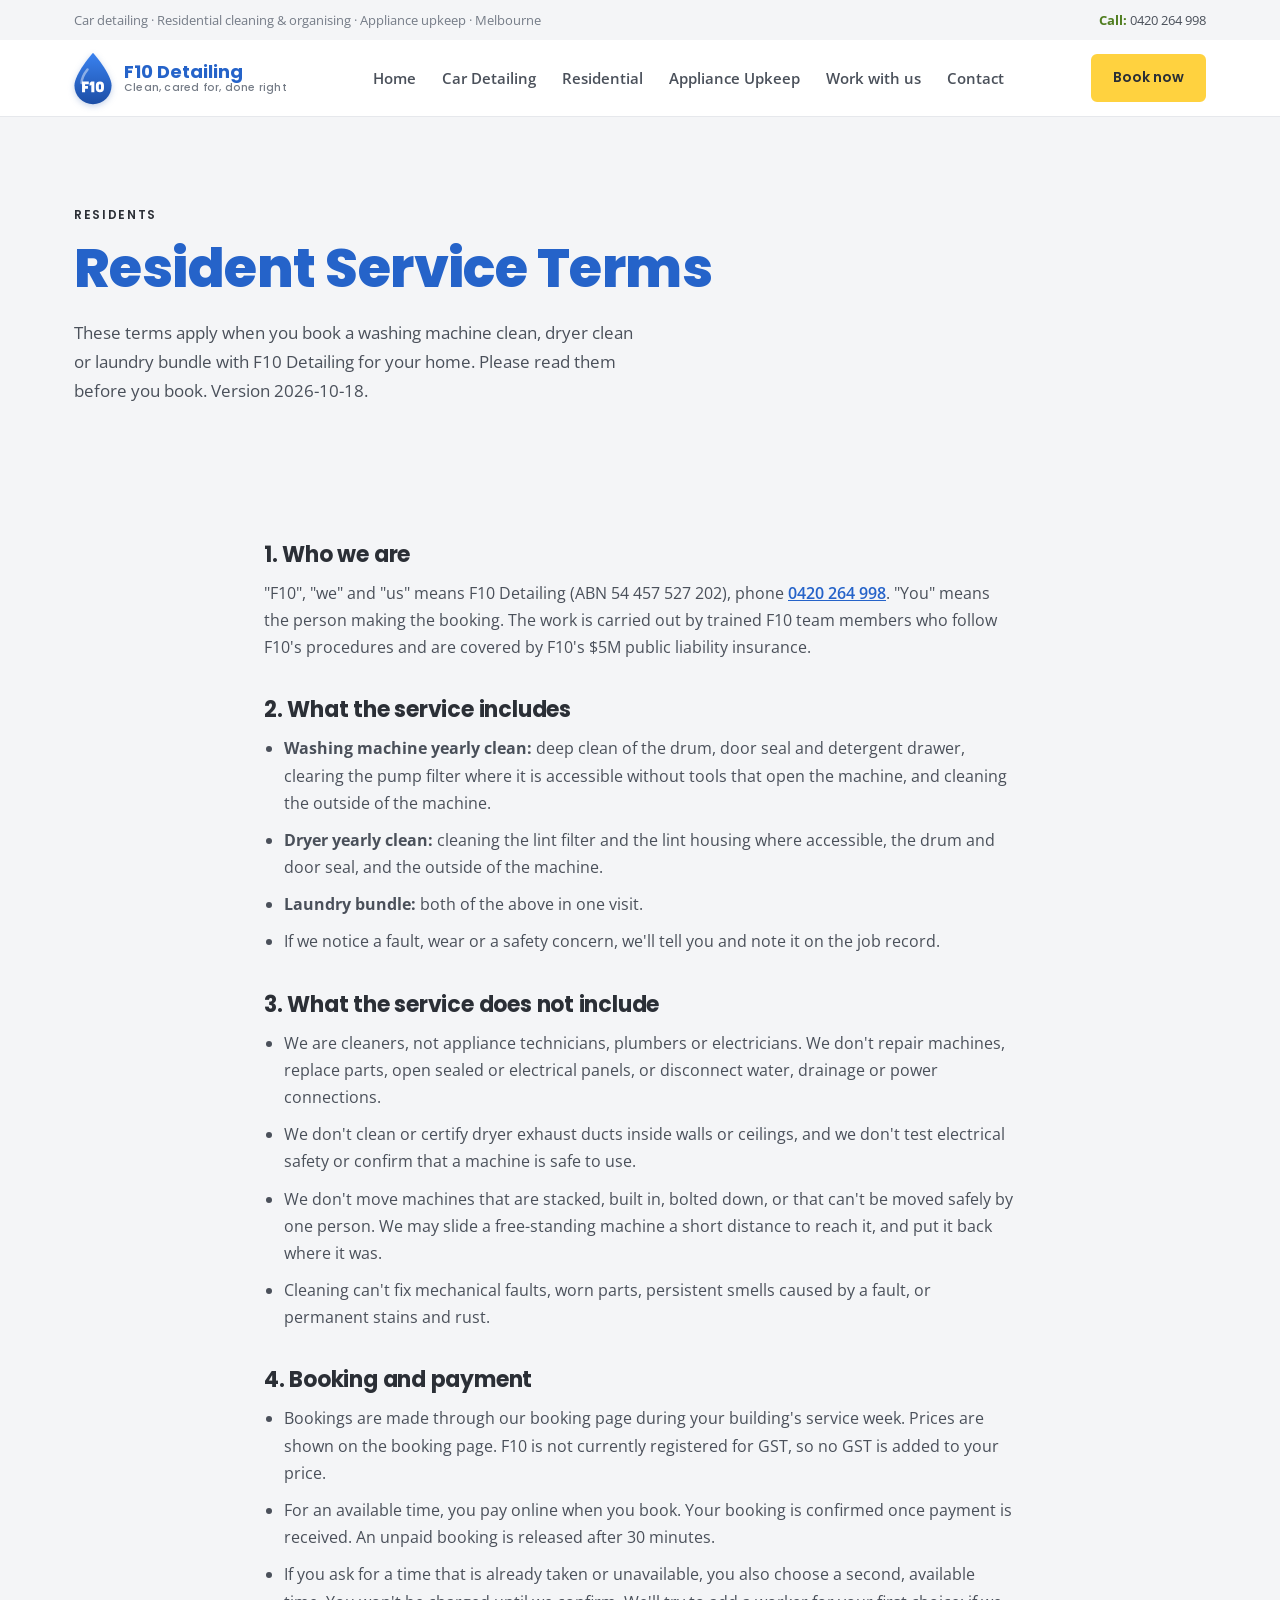
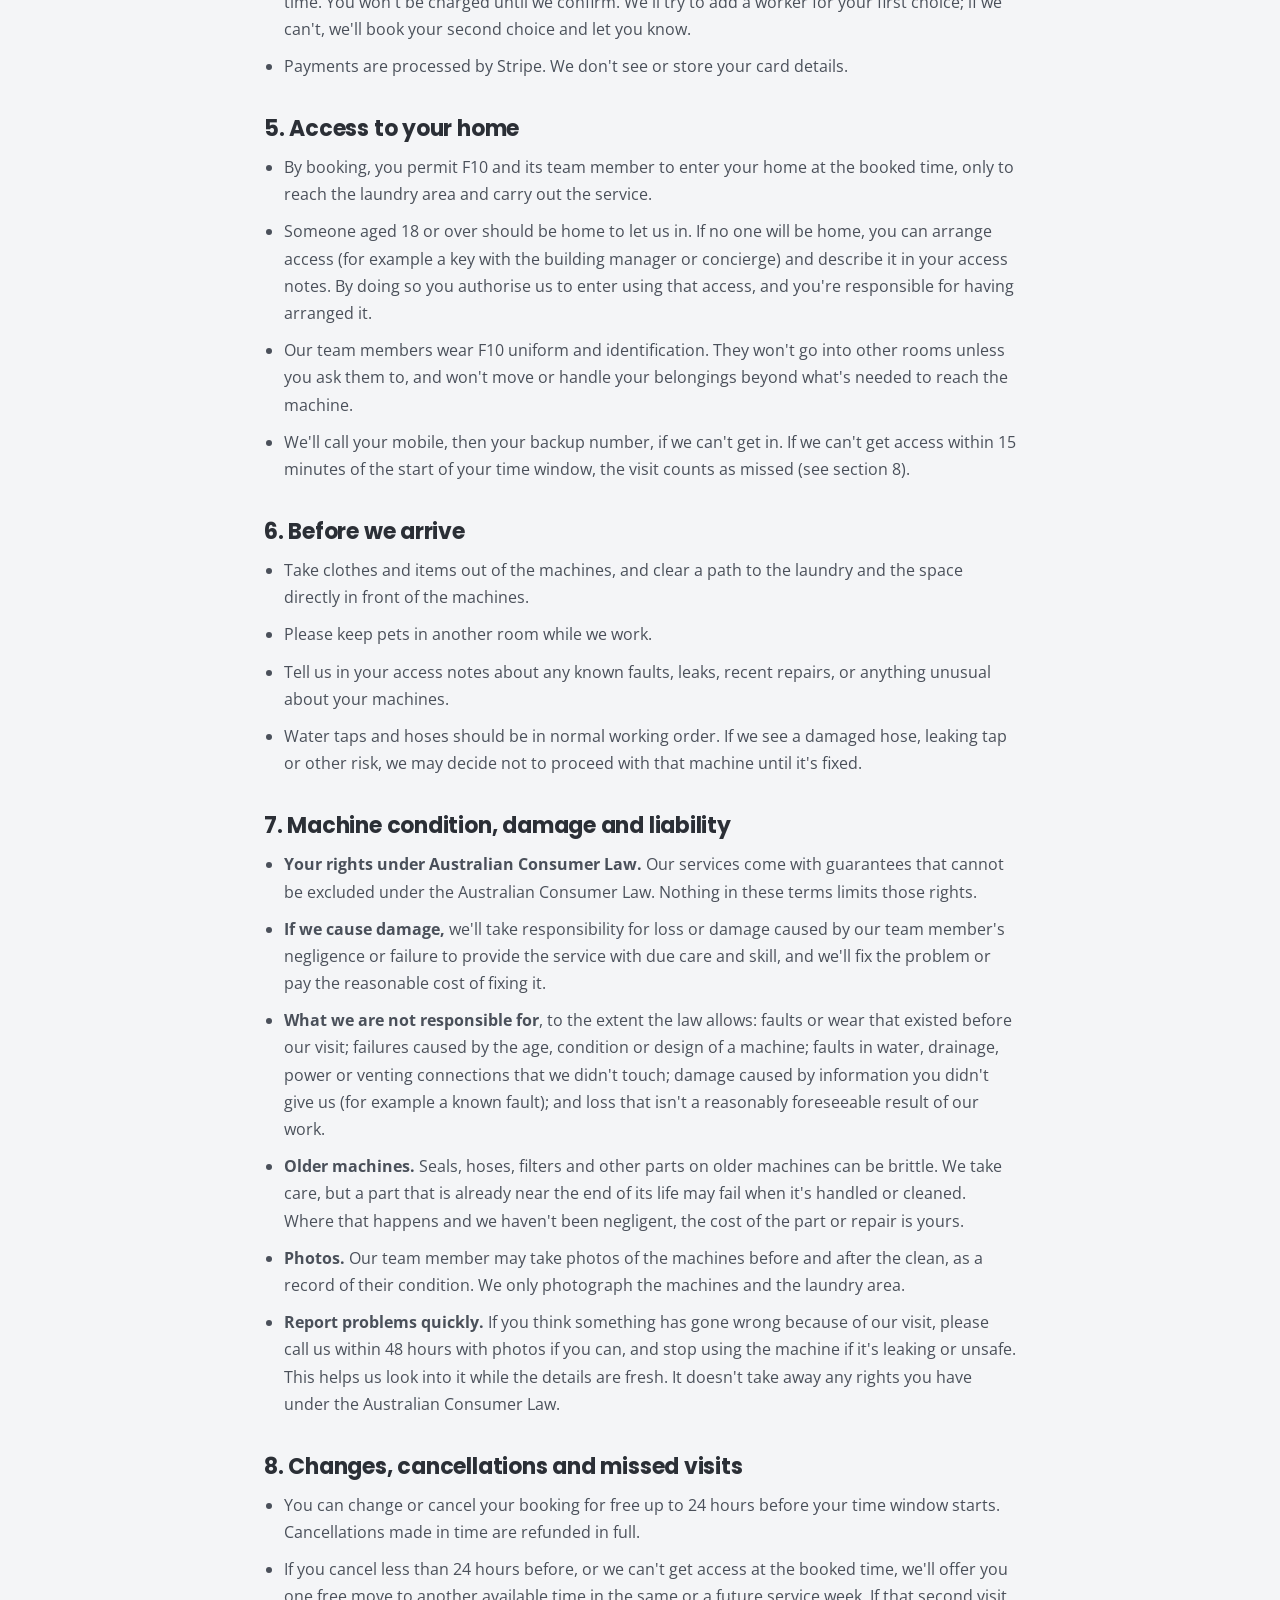
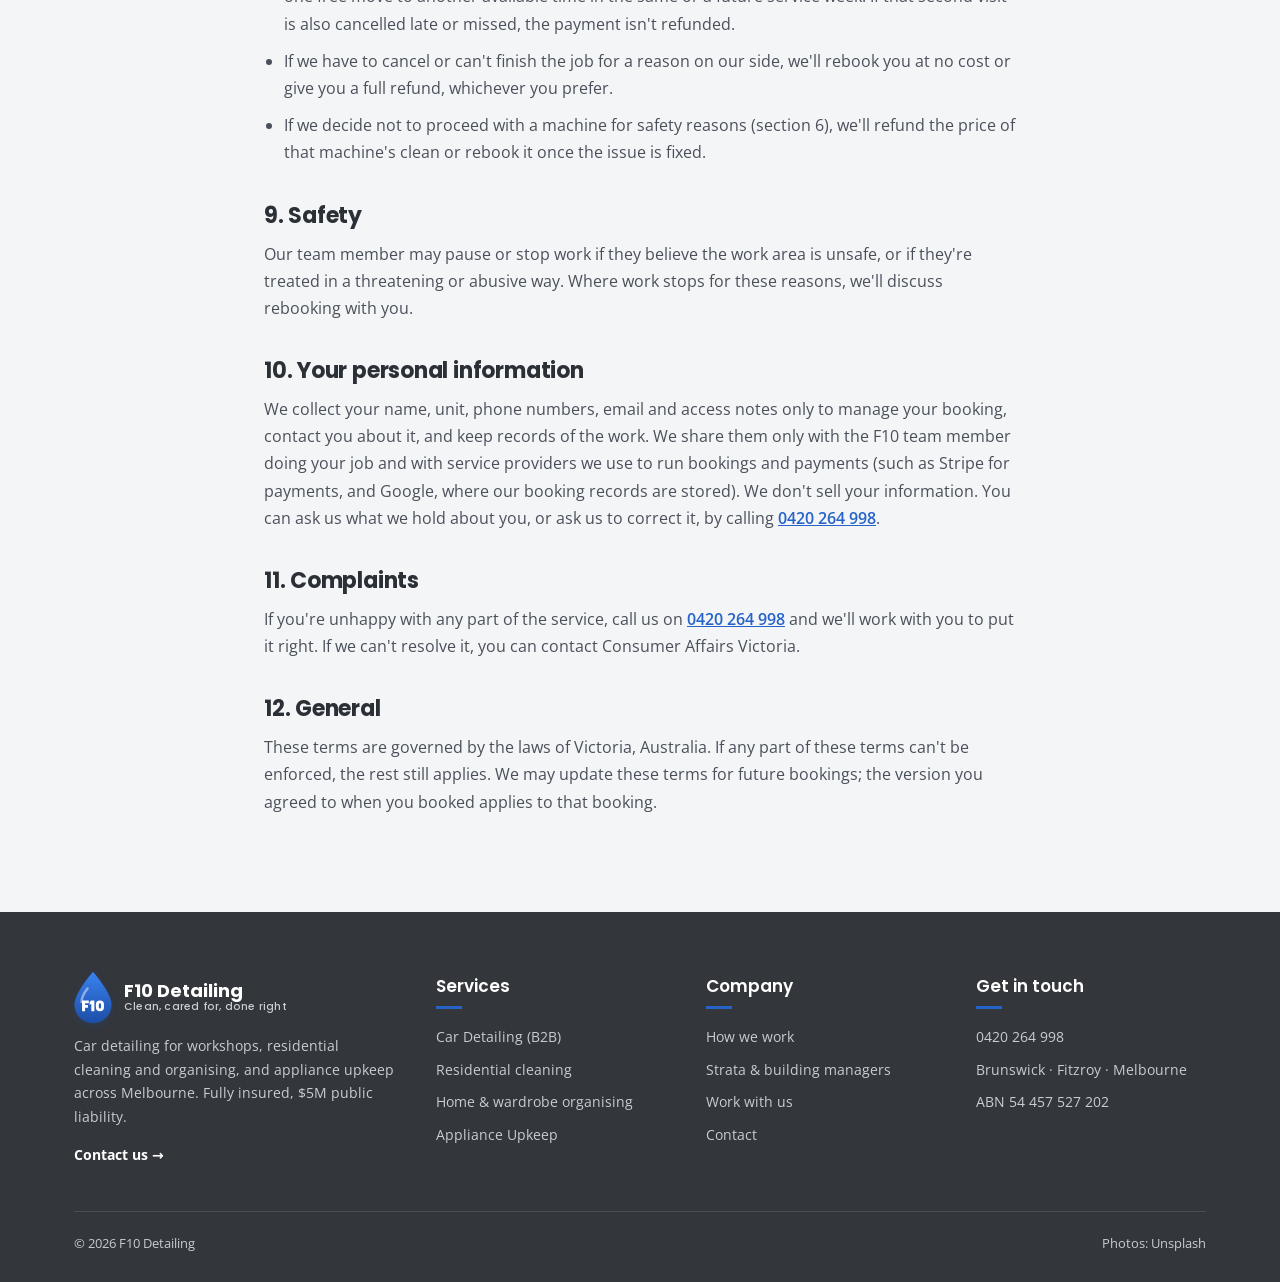
<file: resident-terms.html>
<!DOCTYPE html>
<html lang="en-AU">
<head>
<meta charset="UTF-8">
<meta name="viewport" content="width=device-width, initial-scale=1">
<title>Resident Service Terms | F10 Detailing</title>
<meta name="description" content="Terms for residents booking an F10 Detailing washing machine or dryer clean in their home: access, machine condition, liability, cancellations and privacy.">
<link rel="canonical" href="https://f10-detailing.com.au/resident-terms.html">
<meta property="og:type" content="website">
<meta property="og:title" content="Resident Service Terms | F10 Detailing">
<meta property="og:description" content="Terms for residents booking an F10 Detailing washing machine or dryer clean in their home: access, machine condition, liability, cancellations and privacy.">
<meta property="og:url" content="https://f10-detailing.com.au/resident-terms.html">
<meta property="og:image" content="https://f10-detailing.com.au/img/hero-mop.jpg">
<meta name="theme-color" content="#2563c9">
<link rel="icon" href="favicon.ico" sizes="any">
<link rel="icon" href="favicon.svg" type="image/svg+xml">
<link rel="icon" href="favicon-32.png" type="image/png" sizes="32x32">
<link rel="apple-touch-icon" href="apple-touch-icon.png">
<link rel="manifest" href="site.webmanifest">
<link rel="preconnect" href="https://fonts.googleapis.com">
<link rel="preconnect" href="https://fonts.gstatic.com" crossorigin>
<link href="https://fonts.googleapis.com/css2?family=Poppins:wght@500;600;700;800&family=Open+Sans:wght@400;600;700&display=swap" rel="stylesheet">
<link rel="stylesheet" href="style.css">
</head>
<body>
<a class="skip" href="#main">Skip to content</a>
<div class="topbar"><div class="wrap">
  <span>Car detailing · Residential cleaning &amp; organising · Appliance upkeep<span class="hide-sm"> · Melbourne</span></span>
  <a href="tel:+61420264998"><b>Call:</b> 0420 264 998</a>
</div></div>
<header class="site"><div class="wrap">
  <nav class="nav" aria-label="Main">
    <a class="brand" href="index.html" aria-label="F10 Detailing home"><svg xmlns="http://www.w3.org/2000/svg" viewBox="0 0 64 64" class="mark" width="44" height="44" aria-hidden="true" focusable="false"><defs><linearGradient id="f10g0" x1="0" y1="0" x2="0" y2="1"><stop offset="0" stop-color="#3a82f0"/><stop offset="1" stop-color="#1c4ea6"/></linearGradient></defs><path d="M32 2C32 2 10 27 10 41A22 22 0 0 0 54 41C54 27 32 2 32 2Z" fill="url(#f10g0)"/><path d="M18.5 38C18.5 32.5 21.5 27 25.5 22" fill="none" stroke="#fff" stroke-opacity=".45" stroke-width="3" stroke-linecap="round"/><g fill="#fff"><path d="M19 36H27V39.4H22.6V41.4H26V44.6H22.6V49H19Z"/><path d="M30 36H33.6V49H30V40.2L28 41.2V37.8Z"/><path fill-rule="evenodd" d="M40.2 36A4.8 4.8 0 0 1 45 40.8V44.2A4.8 4.8 0 0 1 35.4 44.2V40.8A4.8 4.8 0 0 1 40.2 36ZM40.2 39.4A1.3 1.3 0 0 0 38.9 40.7V44.3A1.3 1.3 0 0 0 41.5 44.3V40.7A1.3 1.3 0 0 0 40.2 39.4Z"/></g></svg><span class="brand-txt">F10 Detailing<small>Clean, cared for, done right</small></span></a>
    <ul>
      <li><a href="index.html">Home</a></li>
      <li><a href="car-detailing.html">Car Detailing</a></li>
      <li><a href="residential.html">Residential</a></li>
      <li><a href="appliance-upkeep.html">Appliance Upkeep</a></li>
      <li><a href="work-with-us.html">Work with us</a></li>
      <li><a href="contact.html">Contact</a></li>
    </ul>
    <div class="nav-actions">
      <a class="btn" href="contact.html">Book now</a>
      <button class="nav-toggle" type="button" aria-label="Menu" aria-expanded="false"><svg viewBox="0 0 24 24" fill="none" stroke="currentColor" stroke-width="1.8" stroke-linecap="round" stroke-linejoin="round" aria-hidden="true"><path d="M4 7h16M4 12h16M4 17h16"/></svg></button>
    </div>
  </nav>
</div></header>
<main id="main">
<section class="hero" style="padding-bottom:40px">
  <div class="wrap">
    <div class="eyebrow">Residents</div>
    <h1>Resident Service Terms</h1>
    <p class="lead">These terms apply when you book a washing machine clean, dryer clean or laundry bundle with F10 Detailing for your home. Please read them before you book. Version <span data-terms-version>2026-10-18</span>.</p>
  </div>
</section>

<section class="alt terms">
  <div class="wrap terms-body">

    <h2>1. Who we are</h2>
    <p>"F10", "we" and "us" means F10 Detailing (ABN 54 457 527 202), phone <a href="tel:+61420264998">0420 264 998</a>. "You" means the person making the booking. The work is carried out by trained F10 team members who follow F10's procedures and are covered by F10's $5M public liability insurance.</p>

    <h2>2. What the service includes</h2>
    <ul>
      <li><b>Washing machine yearly clean:</b> deep clean of the drum, door seal and detergent drawer, clearing the pump filter where it is accessible without tools that open the machine, and cleaning the outside of the machine.</li>
      <li><b>Dryer yearly clean:</b> cleaning the lint filter and the lint housing where accessible, the drum and door seal, and the outside of the machine.</li>
      <li><b>Laundry bundle:</b> both of the above in one visit.</li>
      <li>If we notice a fault, wear or a safety concern, we'll tell you and note it on the job record.</li>
    </ul>

    <h2>3. What the service does not include</h2>
    <ul>
      <li>We are cleaners, not appliance technicians, plumbers or electricians. We don't repair machines, replace parts, open sealed or electrical panels, or disconnect water, drainage or power connections.</li>
      <li>We don't clean or certify dryer exhaust ducts inside walls or ceilings, and we don't test electrical safety or confirm that a machine is safe to use.</li>
      <li>We don't move machines that are stacked, built in, bolted down, or that can't be moved safely by one person. We may slide a free-standing machine a short distance to reach it, and put it back where it was.</li>
      <li>Cleaning can't fix mechanical faults, worn parts, persistent smells caused by a fault, or permanent stains and rust.</li>
    </ul>

    <h2>4. Booking and payment</h2>
    <ul>
      <li>Bookings are made through our booking page during your building's service week. Prices are shown on the booking page. F10 is not currently registered for GST, so no GST is added to your price.</li>
      <li>For an available time, you pay online when you book. Your booking is confirmed once payment is received. An unpaid booking is released after 30 minutes.</li>
      <li>If you ask for a time that is already taken or unavailable, you also choose a second, available time. You won't be charged until we confirm. We'll try to add a worker for your first choice; if we can't, we'll book your second choice and let you know.</li>
      <li>Payments are processed by Stripe. We don't see or store your card details.</li>
    </ul>

    <h2>5. Access to your home</h2>
    <ul>
      <li>By booking, you permit F10 and its team member to enter your home at the booked time, only to reach the laundry area and carry out the service.</li>
      <li>Someone aged 18 or over should be home to let us in. If no one will be home, you can arrange access (for example a key with the building manager or concierge) and describe it in your access notes. By doing so you authorise us to enter using that access, and you're responsible for having arranged it.</li>
      <li>Our team members wear F10 uniform and identification. They won't go into other rooms unless you ask them to, and won't move or handle your belongings beyond what's needed to reach the machine.</li>
      <li>We'll call your mobile, then your backup number, if we can't get in. If we can't get access within 15 minutes of the start of your time window, the visit counts as missed (see section 8).</li>
    </ul>

    <h2>6. Before we arrive</h2>
    <ul>
      <li>Take clothes and items out of the machines, and clear a path to the laundry and the space directly in front of the machines.</li>
      <li>Please keep pets in another room while we work.</li>
      <li>Tell us in your access notes about any known faults, leaks, recent repairs, or anything unusual about your machines.</li>
      <li>Water taps and hoses should be in normal working order. If we see a damaged hose, leaking tap or other risk, we may decide not to proceed with that machine until it's fixed.</li>
    </ul>

    <h2>7. Machine condition, damage and liability</h2>
    <ul>
      <li><b>Your rights under Australian Consumer Law.</b> Our services come with guarantees that cannot be excluded under the Australian Consumer Law. Nothing in these terms limits those rights.</li>
      <li><b>If we cause damage,</b> we'll take responsibility for loss or damage caused by our team member's negligence or failure to provide the service with due care and skill, and we'll fix the problem or pay the reasonable cost of fixing it.</li>
      <li><b>What we are not responsible for</b>, to the extent the law allows: faults or wear that existed before our visit; failures caused by the age, condition or design of a machine; faults in water, drainage, power or venting connections that we didn't touch; damage caused by information you didn't give us (for example a known fault); and loss that isn't a reasonably foreseeable result of our work.</li>
      <li><b>Older machines.</b> Seals, hoses, filters and other parts on older machines can be brittle. We take care, but a part that is already near the end of its life may fail when it's handled or cleaned. Where that happens and we haven't been negligent, the cost of the part or repair is yours.</li>
      <li><b>Photos.</b> Our team member may take photos of the machines before and after the clean, as a record of their condition. We only photograph the machines and the laundry area.</li>
      <li><b>Report problems quickly.</b> If you think something has gone wrong because of our visit, please call us within 48 hours with photos if you can, and stop using the machine if it's leaking or unsafe. This helps us look into it while the details are fresh. It doesn't take away any rights you have under the Australian Consumer Law.</li>
    </ul>

    <h2>8. Changes, cancellations and missed visits</h2>
    <ul>
      <li>You can change or cancel your booking for free up to 24 hours before your time window starts. Cancellations made in time are refunded in full.</li>
      <li>If you cancel less than 24 hours before, or we can't get access at the booked time, we'll offer you one free move to another available time in the same or a future service week. If that second visit is also cancelled late or missed, the payment isn't refunded.</li>
      <li>If we have to cancel or can't finish the job for a reason on our side, we'll rebook you at no cost or give you a full refund, whichever you prefer.</li>
      <li>If we decide not to proceed with a machine for safety reasons (section 6), we'll refund the price of that machine's clean or rebook it once the issue is fixed.</li>
    </ul>

    <h2>9. Safety</h2>
    <p>Our team member may pause or stop work if they believe the work area is unsafe, or if they're treated in a threatening or abusive way. Where work stops for these reasons, we'll discuss rebooking with you.</p>

    <h2>10. Your personal information</h2>
    <p>We collect your name, unit, phone numbers, email and access notes only to manage your booking, contact you about it, and keep records of the work. We share them only with the F10 team member doing your job and with service providers we use to run bookings and payments (such as Stripe for payments, and Google, where our booking records are stored). We don't sell your information. You can ask us what we hold about you, or ask us to correct it, by calling <a href="tel:+61420264998">0420 264 998</a>.</p>

    <h2>11. Complaints</h2>
    <p>If you're unhappy with any part of the service, call us on <a href="tel:+61420264998">0420 264 998</a> and we'll work with you to put it right. If we can't resolve it, you can contact Consumer Affairs Victoria.</p>

    <h2>12. General</h2>
    <p>These terms are governed by the laws of Victoria, Australia. If any part of these terms can't be enforced, the rest still applies. We may update these terms for future bookings; the version you agreed to when you booked applies to that booking.</p>
  </div>
</section>
</main>
<footer class="site"><div class="wrap">
  <div class="foot">
    <div>
      <a class="brand" href="index.html"><svg xmlns="http://www.w3.org/2000/svg" viewBox="0 0 64 64" class="mark" width="44" height="44" aria-hidden="true" focusable="false"><defs><linearGradient id="f10g1" x1="0" y1="0" x2="0" y2="1"><stop offset="0" stop-color="#3a82f0"/><stop offset="1" stop-color="#1c4ea6"/></linearGradient></defs><path d="M32 2C32 2 10 27 10 41A22 22 0 0 0 54 41C54 27 32 2 32 2Z" fill="url(#f10g1)"/><path d="M18.5 38C18.5 32.5 21.5 27 25.5 22" fill="none" stroke="#fff" stroke-opacity=".45" stroke-width="3" stroke-linecap="round"/><g fill="#fff"><path d="M19 36H27V39.4H22.6V41.4H26V44.6H22.6V49H19Z"/><path d="M30 36H33.6V49H30V40.2L28 41.2V37.8Z"/><path fill-rule="evenodd" d="M40.2 36A4.8 4.8 0 0 1 45 40.8V44.2A4.8 4.8 0 0 1 35.4 44.2V40.8A4.8 4.8 0 0 1 40.2 36ZM40.2 39.4A1.3 1.3 0 0 0 38.9 40.7V44.3A1.3 1.3 0 0 0 41.5 44.3V40.7A1.3 1.3 0 0 0 40.2 39.4Z"/></g></svg><span class="brand-txt">F10 Detailing<small>Clean, cared for, done right</small></span></a>
      <p>Car detailing for workshops, residential cleaning and organising, and appliance upkeep across Melbourne. Fully insured, $5M public liability.</p>
      <a class="foot-cta" href="contact.html">Contact us →</a>
    </div>
    <div>
      <h4>Services</h4>
      <ul>
        <li><a href="car-detailing.html">Car Detailing (B2B)</a></li>
        <li><a href="residential.html">Residential cleaning</a></li>
        <li><a href="residential.html#organising">Home &amp; wardrobe organising</a></li>
        <li><a href="appliance-upkeep.html">Appliance Upkeep</a></li>
      </ul>
    </div>
    <div>
      <h4>Company</h4>
      <ul>
        <li><a href="how-we-work.html">How we work</a></li>
        <li><a href="buildings.html">Strata &amp; building managers</a></li>
        <li><a href="work-with-us.html">Work with us</a></li>
        <li><a href="contact.html">Contact</a></li>
      </ul>
    </div>
    <div>
      <h4>Get in touch</h4>
      <ul>
        <li><a href="tel:+61420264998">0420 264 998</a></li>
        <li>Brunswick · Fitzroy · Melbourne</li>
        <li>ABN 54 457 527 202</li>
      </ul>
    </div>
  </div>
  <div class="foot-base"><span>© 2026 F10 Detailing</span><span>Photos: Unsplash</span></div>
</div></footer>
<script src="site.js" defer></script>
</body>
</html>
</file>
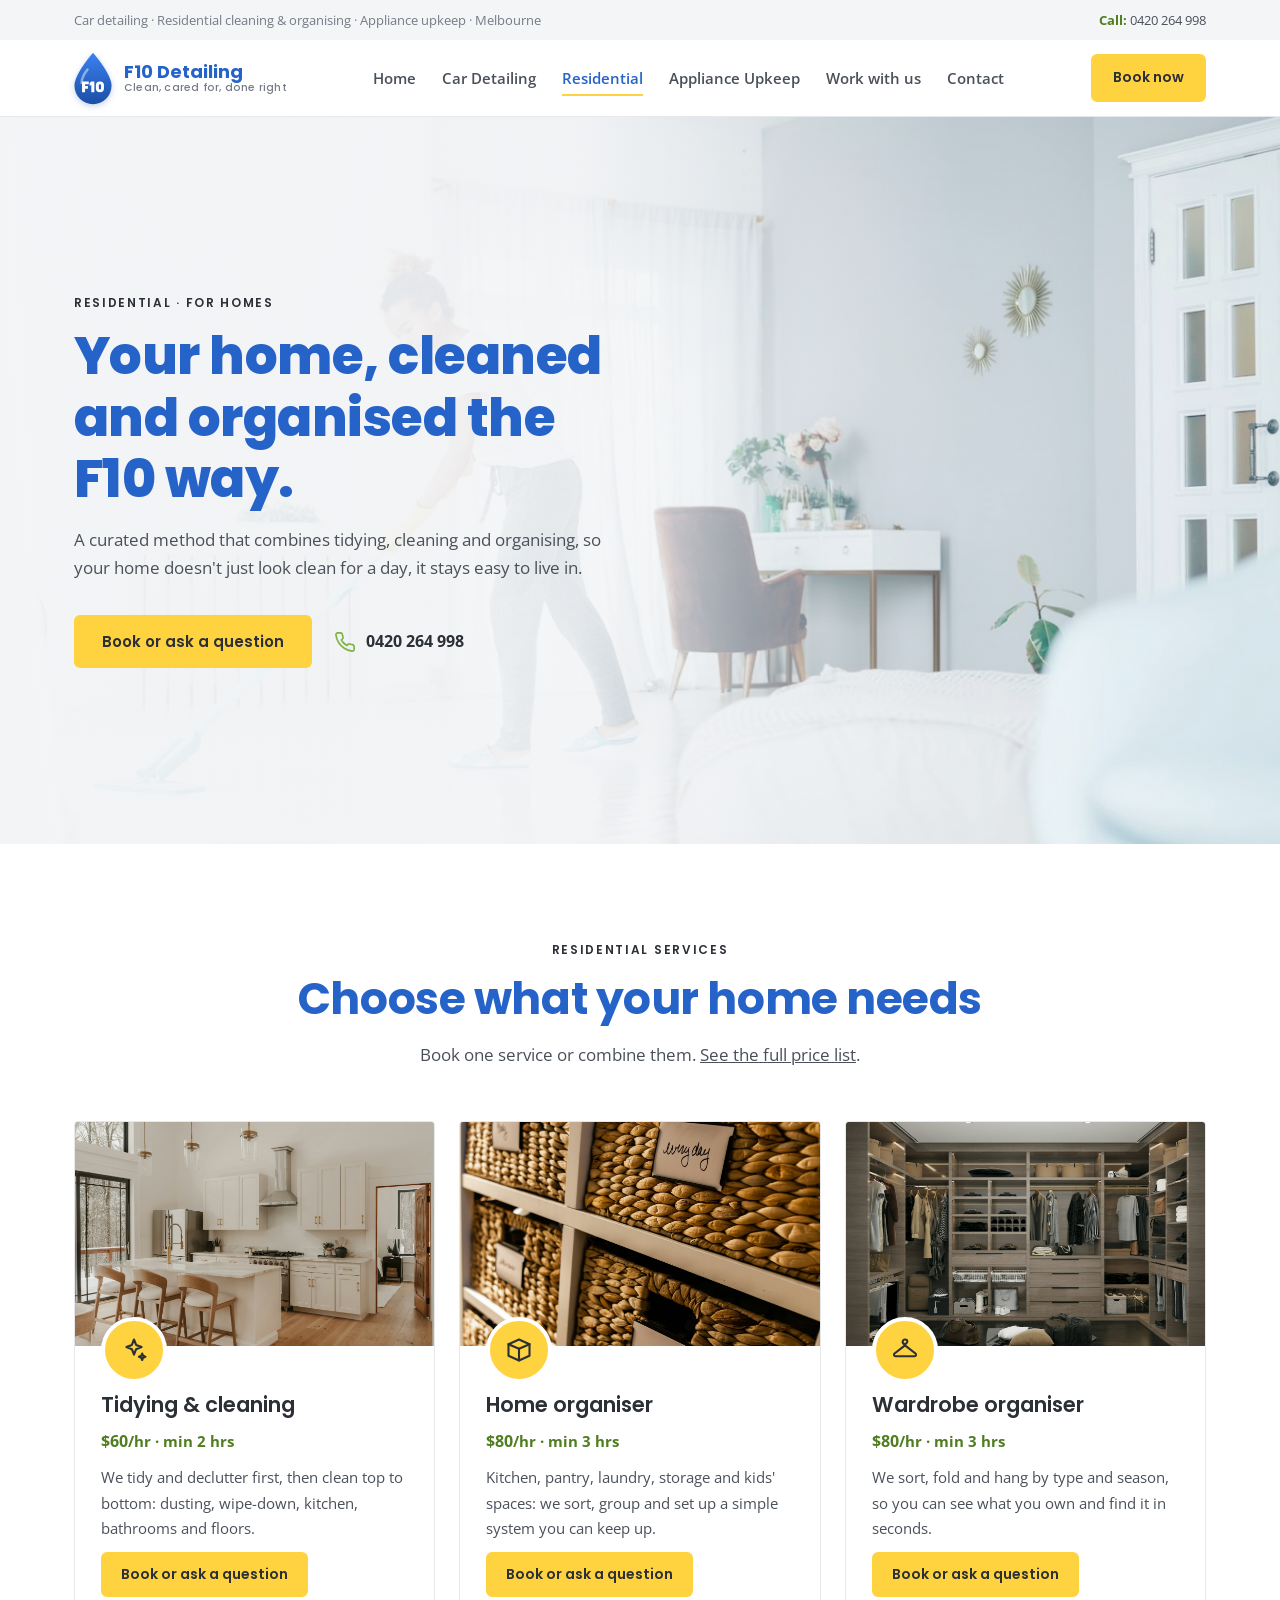
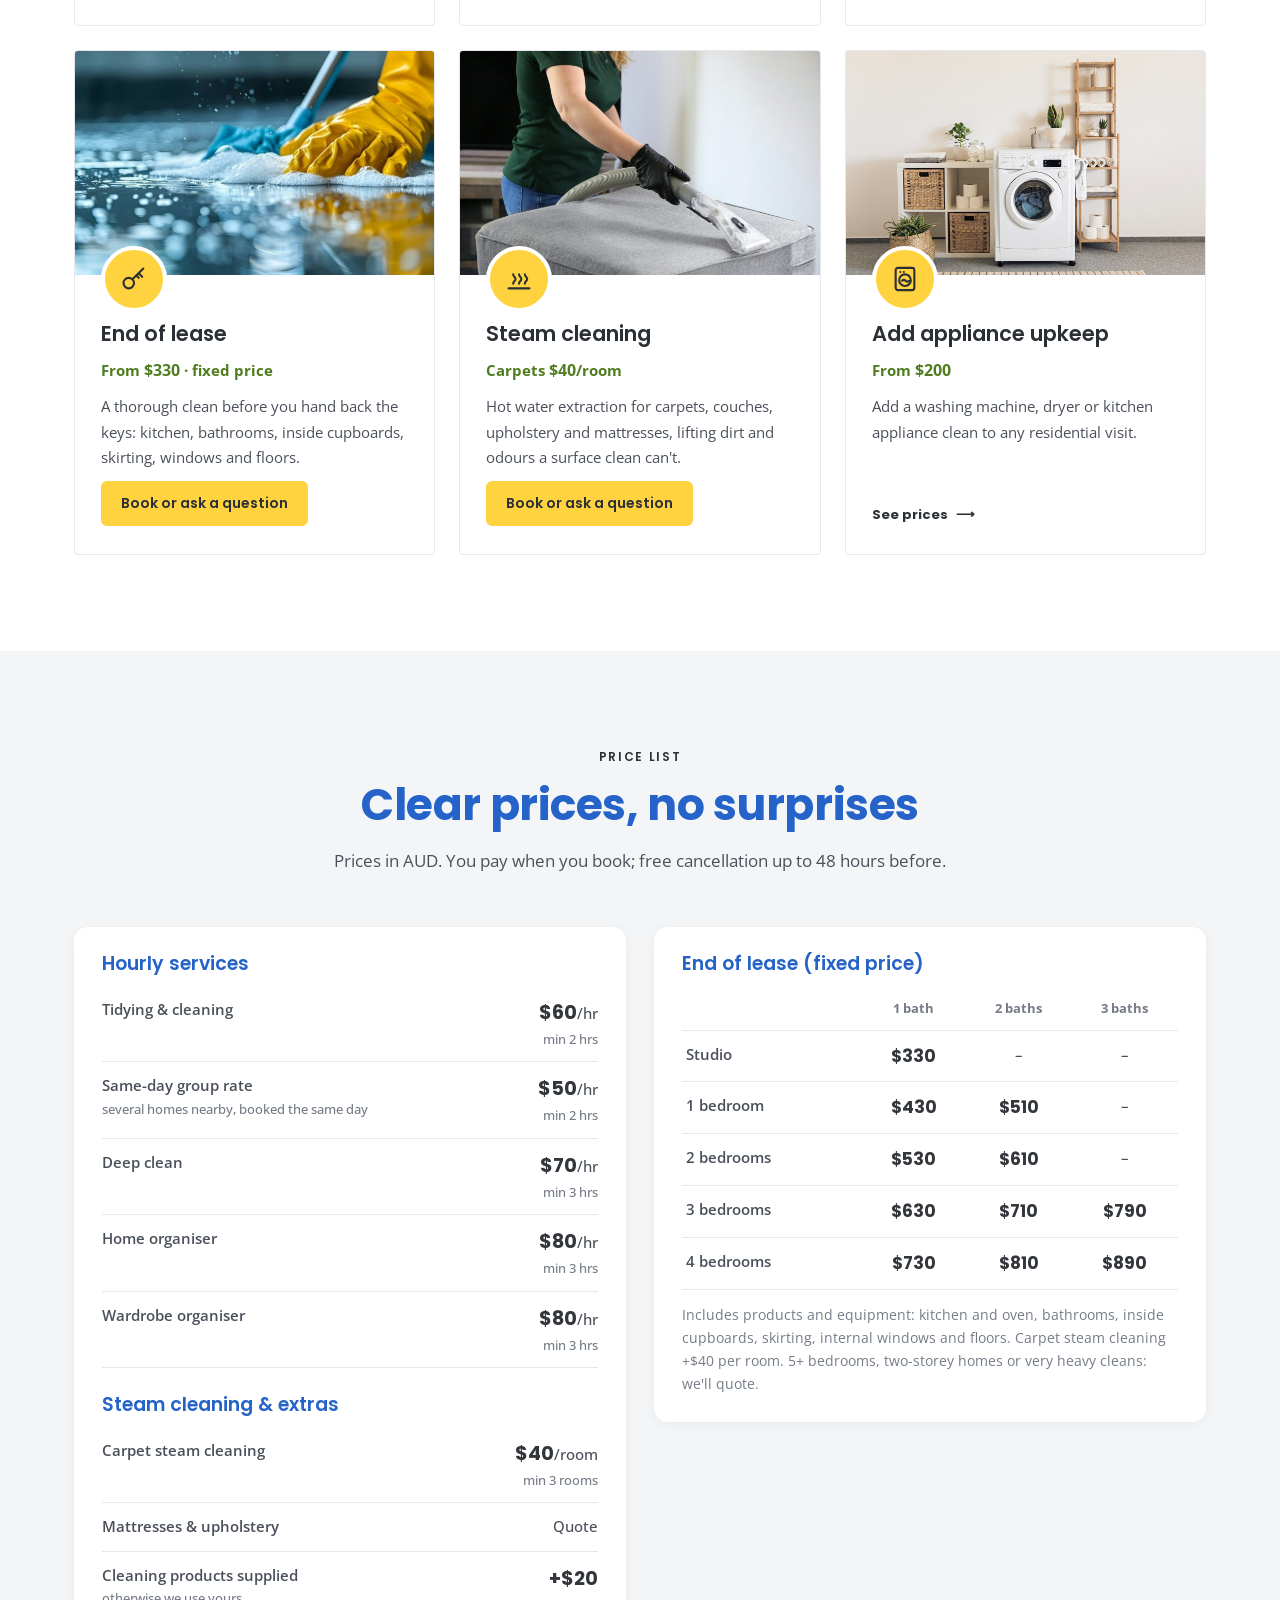
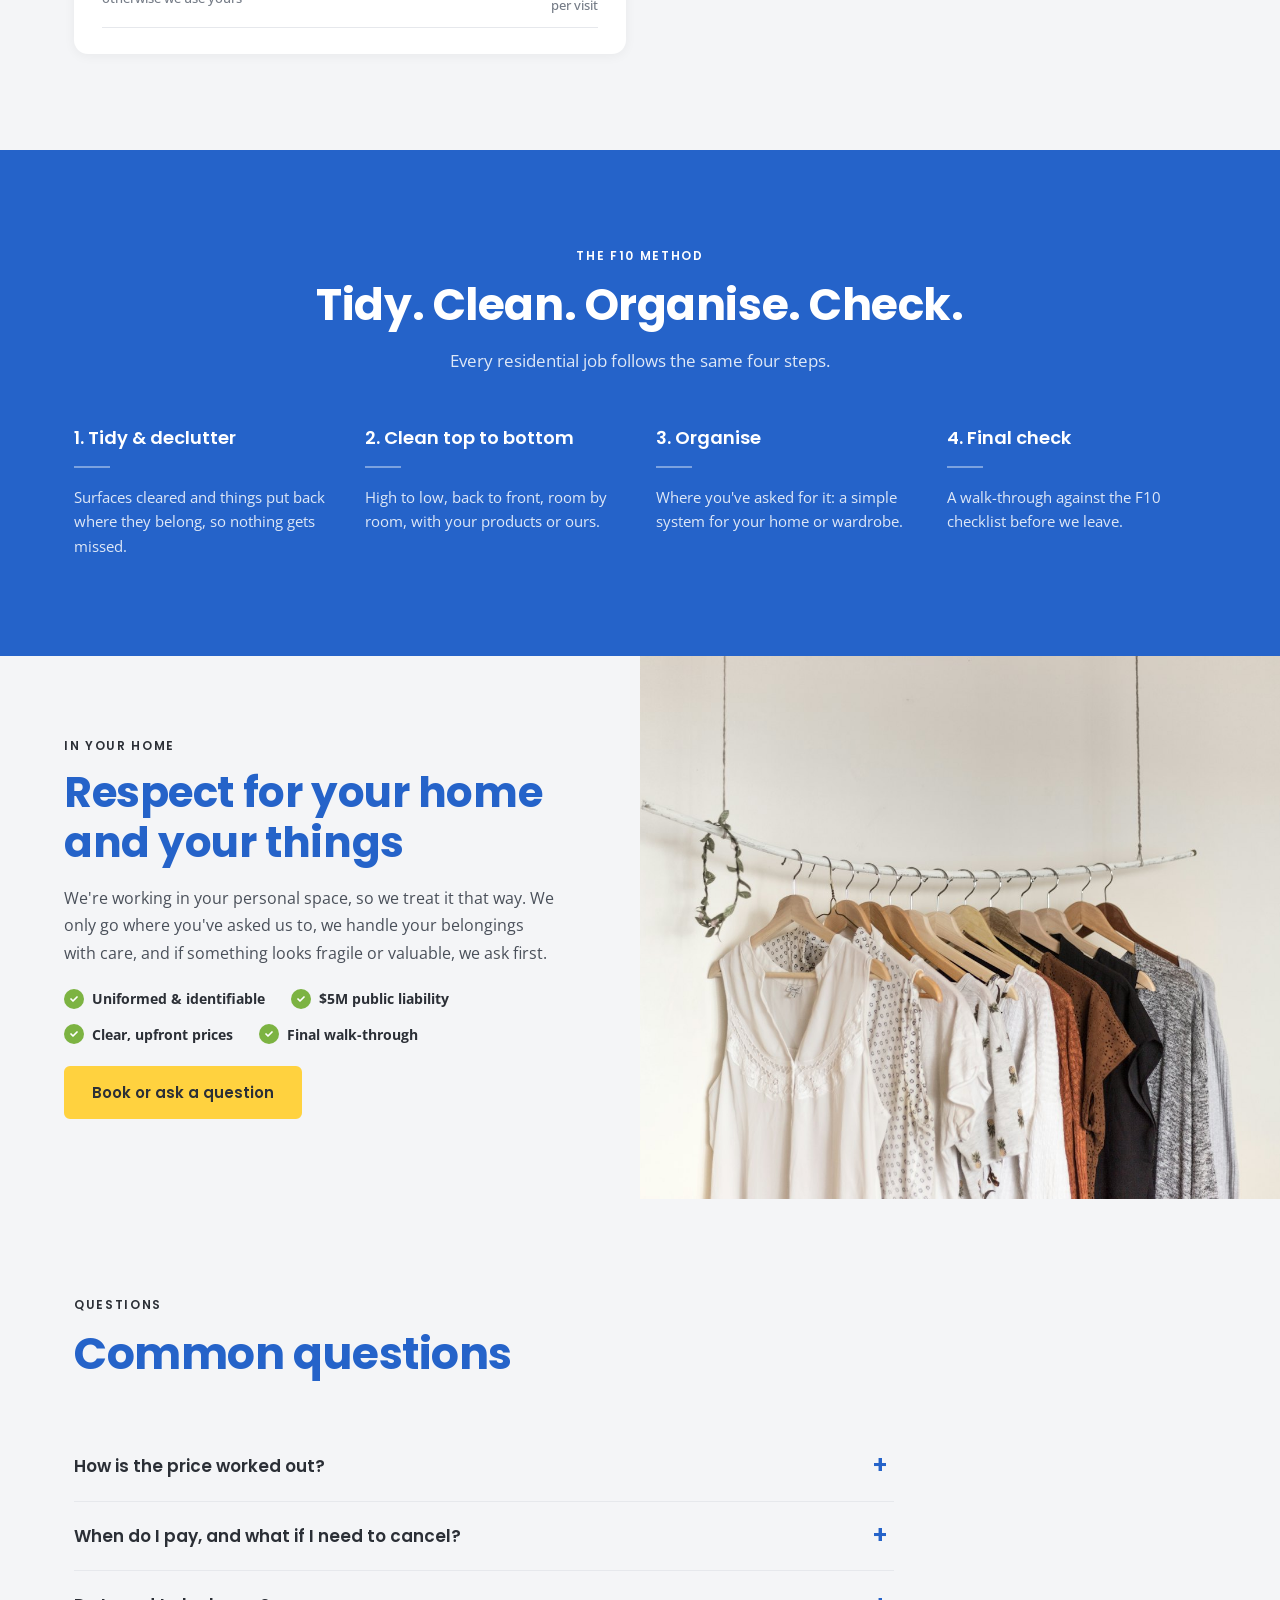
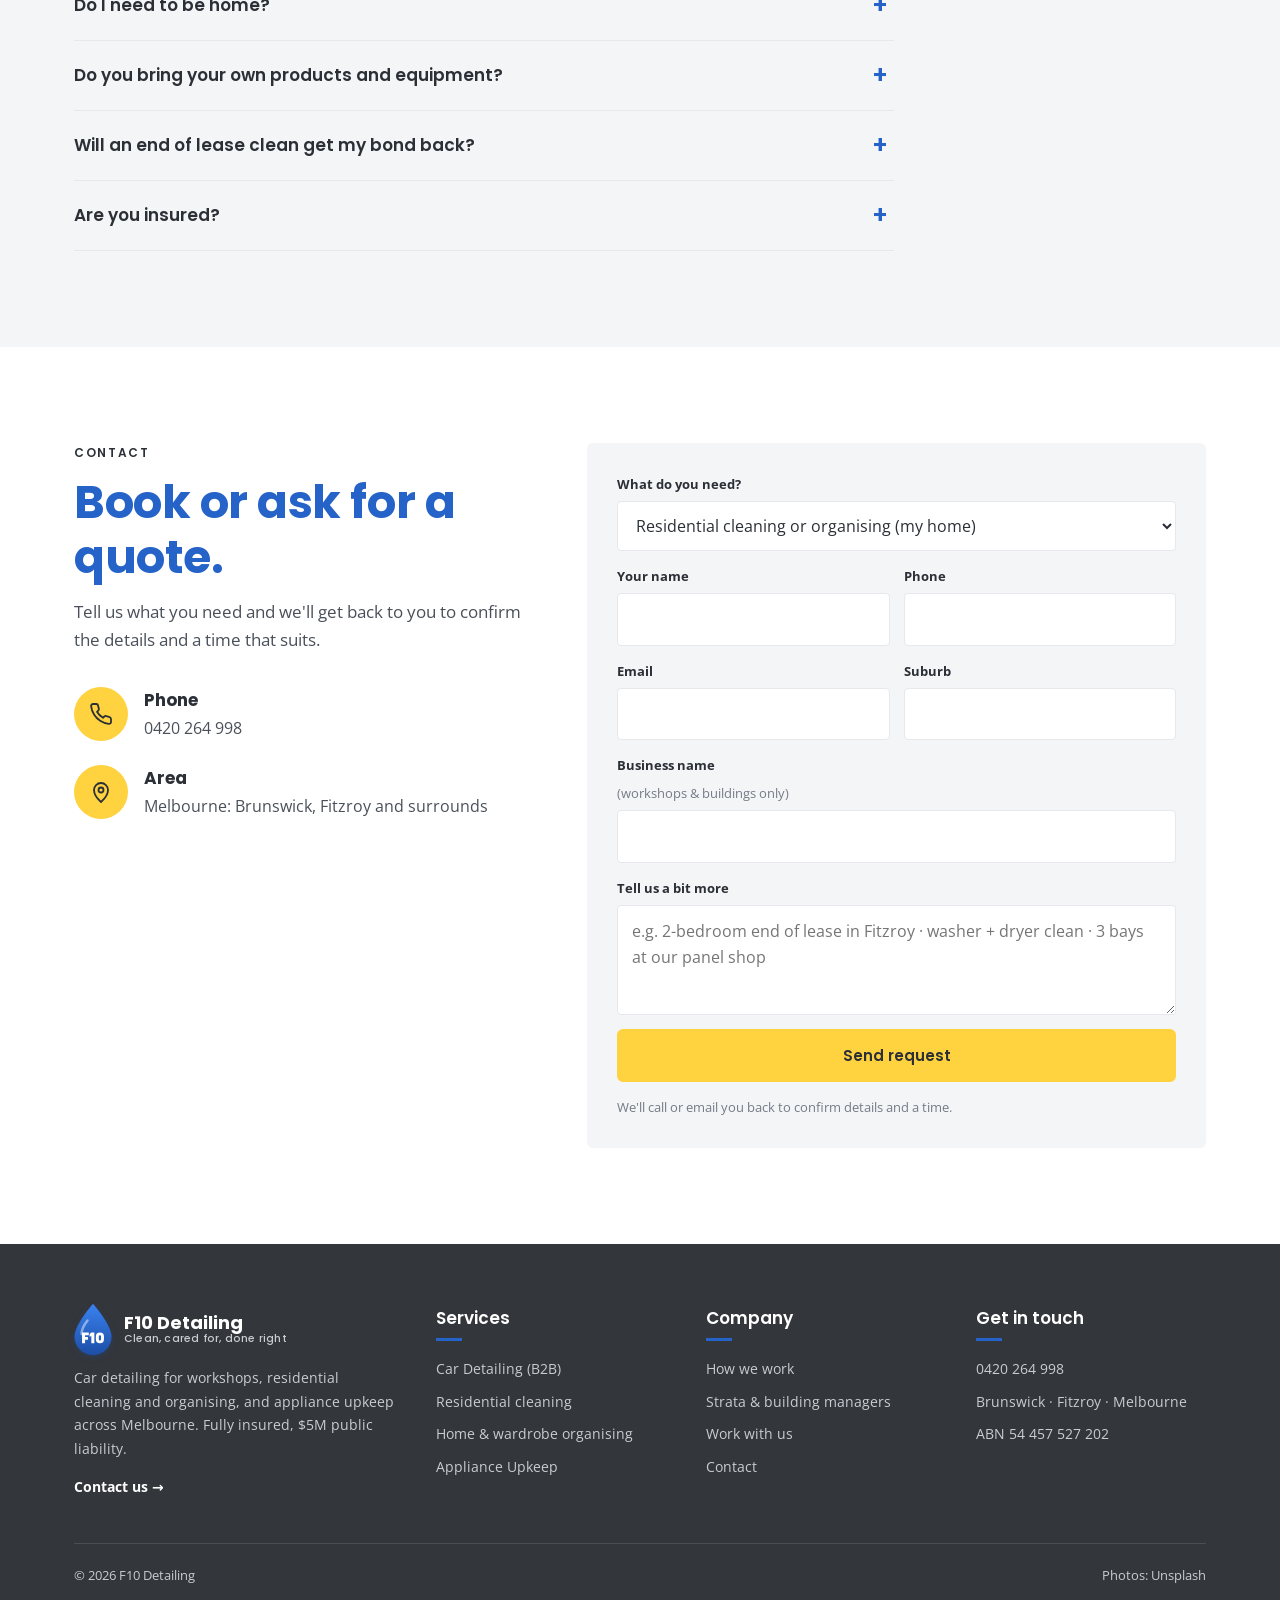
<file: residential.html>
<!DOCTYPE html>
<html lang="en-AU">
<head>
<meta charset="UTF-8">
<meta name="viewport" content="width=device-width, initial-scale=1">
<title>Residential Cleaning, Home & Wardrobe Organising, End of Lease | F10 Detailing Melbourne</title>
<meta name="description" content="F10's curated residential method: tidying and cleaning, home organising, wardrobe organising, end of lease cleaning and steam cleaning for carpets, upholstery and mattresses in Melbourne.">
<link rel="canonical" href="https://f10-detailing.com.au/residential.html">
<meta property="og:type" content="website">
<meta property="og:title" content="Residential Cleaning, Home & Wardrobe Organising, End of Lease | F10 Detailing Melbourne">
<meta property="og:description" content="F10's curated residential method: tidying and cleaning, home organising, wardrobe organising, end of lease cleaning and steam cleaning for carpets, upholstery and mattresses in Melbourne.">
<meta property="og:url" content="https://f10-detailing.com.au/residential.html">
<meta property="og:image" content="https://f10-detailing.com.au/img/hero-mop.jpg">
<meta name="theme-color" content="#2563c9">
<link rel="icon" href="favicon.ico" sizes="any">
<link rel="icon" href="favicon.svg" type="image/svg+xml">
<link rel="icon" href="favicon-32.png" type="image/png" sizes="32x32">
<link rel="apple-touch-icon" href="apple-touch-icon.png">
<link rel="manifest" href="site.webmanifest">
<link rel="preconnect" href="https://fonts.googleapis.com">
<link rel="preconnect" href="https://fonts.gstatic.com" crossorigin>
<link href="https://fonts.googleapis.com/css2?family=Poppins:wght@500;600;700;800&family=Open+Sans:wght@400;600;700&display=swap" rel="stylesheet">
<link rel="stylesheet" href="style.css">
</head>
<body>
<a class="skip" href="#main">Skip to content</a>
<div class="topbar"><div class="wrap">
  <span>Car detailing · Residential cleaning &amp; organising · Appliance upkeep<span class="hide-sm"> · Melbourne</span></span>
  <a href="tel:+61420264998"><b>Call:</b> 0420 264 998</a>
</div></div>
<header class="site"><div class="wrap">
  <nav class="nav" aria-label="Main">
    <a class="brand" href="index.html" aria-label="F10 Detailing home"><svg xmlns="http://www.w3.org/2000/svg" viewBox="0 0 64 64" class="mark" width="44" height="44" aria-hidden="true" focusable="false"><defs><linearGradient id="f10g0" x1="0" y1="0" x2="0" y2="1"><stop offset="0" stop-color="#3a82f0"/><stop offset="1" stop-color="#1c4ea6"/></linearGradient></defs><path d="M32 2C32 2 10 27 10 41A22 22 0 0 0 54 41C54 27 32 2 32 2Z" fill="url(#f10g0)"/><path d="M18.5 38C18.5 32.5 21.5 27 25.5 22" fill="none" stroke="#fff" stroke-opacity=".45" stroke-width="3" stroke-linecap="round"/><g fill="#fff"><path d="M19 36H27V39.4H22.6V41.4H26V44.6H22.6V49H19Z"/><path d="M30 36H33.6V49H30V40.2L28 41.2V37.8Z"/><path fill-rule="evenodd" d="M40.2 36A4.8 4.8 0 0 1 45 40.8V44.2A4.8 4.8 0 0 1 35.4 44.2V40.8A4.8 4.8 0 0 1 40.2 36ZM40.2 39.4A1.3 1.3 0 0 0 38.9 40.7V44.3A1.3 1.3 0 0 0 41.5 44.3V40.7A1.3 1.3 0 0 0 40.2 39.4Z"/></g></svg><span class="brand-txt">F10 Detailing<small>Clean, cared for, done right</small></span></a>
    <ul>
      <li><a href="index.html">Home</a></li>
      <li><a href="car-detailing.html">Car Detailing</a></li>
      <li><a href="residential.html" aria-current="page">Residential</a></li>
      <li><a href="appliance-upkeep.html">Appliance Upkeep</a></li>
      <li><a href="work-with-us.html">Work with us</a></li>
      <li><a href="contact.html">Contact</a></li>
    </ul>
    <div class="nav-actions">
      <a class="btn" href="contact.html">Book now</a>
      <button class="nav-toggle" type="button" aria-label="Menu" aria-expanded="false"><svg viewBox="0 0 24 24" fill="none" stroke="currentColor" stroke-width="1.8" stroke-linecap="round" stroke-linejoin="round" aria-hidden="true"><path d="M4 7h16M4 12h16M4 17h16"/></svg></button>
    </div>
  </nav>
</div></header>
<main id="main">
<section class="page-hero" style="background-image:url('img/hero-mop.jpg');background-position:right center">
  <div class="wrap">
    <div class="copy">
      <div class="eyebrow">Residential · for homes</div>
      <h1>Your home, cleaned and organised the F10 way.</h1>
      <p class="lead">A curated method that combines tidying, cleaning and organising, so your home doesn't just look clean for a day, it stays easy to live in.</p>
      <div class="hero-cta">
        <button type="button" class="btn quote-btn" data-service="">Book or ask a question</button>
        <a class="call-link" href="tel:+61420264998"><svg viewBox="0 0 24 24" fill="none" stroke="currentColor" stroke-width="1.8" stroke-linecap="round" stroke-linejoin="round" aria-hidden="true"><path d="M22 16.9v3a2 2 0 0 1-2.2 2 19.8 19.8 0 0 1-8.6-3.1 19.5 19.5 0 0 1-6-6A19.8 19.8 0 0 1 2.1 4.2 2 2 0 0 1 4.1 2h3a2 2 0 0 1 2 1.7c.1.9.4 1.8.7 2.7a2 2 0 0 1-.5 2.1L8 9.8a16 16 0 0 0 6 6l1.3-1.3a2 2 0 0 1 2.1-.4c.9.3 1.8.6 2.7.7a2 2 0 0 1 1.7 2z"/></svg>0420 264 998</a>
      </div>
    </div>
  </div>
</section>

<section>
  <div class="wrap">
    <div class="sec-head center">
      <div class="kicker">Residential services</div>
      <h2>Choose what your home needs</h2>
      <p>Book one service or combine them. <a href="#prices">See the full price list</a>.</p>
    </div>
    <div class="svc-cards">
      <article class="svc-card">
        <div class="ph" style="background-image:url('img/kitchen.jpg')" role="img" aria-label="Clean, tidy kitchen"></div>
        <div class="body">
          <span class="ic-y"><svg viewBox="0 0 24 24" fill="none" stroke="currentColor" stroke-width="1.8" stroke-linecap="round" stroke-linejoin="round" aria-hidden="true"><path d="M12 3l1.8 4.7L18.5 9.5l-4.7 1.8L12 16l-1.8-4.7L5.5 9.5l4.7-1.8z"/><path d="M19 15l.8 2 2 .8-2 .8-.8 2-.8-2-2-.8 2-.8z"/></svg></span>
          <h3>Tidying &amp; cleaning</h3>
          <p class="from"><b>$60</b>/hr · min 2 hrs</p>
          <p>We tidy and declutter first, then clean top to bottom: dusting, wipe-down, kitchen, bathrooms and floors.</p>
          <button type="button" class="btn quote-btn" data-service="Tidying & cleaning">Book or ask a question</button>
        </div>
      </article>
      <article class="svc-card" id="organising">
        <div class="ph" style="background-image:url('img/organise-drawers.jpg')" role="img" aria-label="Labelled storage baskets on shelves"></div>
        <div class="body">
          <span class="ic-y"><svg viewBox="0 0 24 24" fill="none" stroke="currentColor" stroke-width="1.8" stroke-linecap="round" stroke-linejoin="round" aria-hidden="true"><path d="M3 7l9-4 9 4-9 4z"/><path d="M3 7v10l9 4 9-4V7"/><path d="M12 11v10"/></svg></span>
          <h3>Home organiser</h3>
          <p class="from"><b>$80</b>/hr · min 3 hrs</p>
          <p>Kitchen, pantry, laundry, storage and kids' spaces: we sort, group and set up a simple system you can keep up.</p>
          <button type="button" class="btn quote-btn" data-service="Home organiser">Book or ask a question</button>
        </div>
      </article>
      <article class="svc-card">
        <div class="ph" style="background-image:url('img/wardrobe-closet.jpg')" role="img" aria-label="Organised walk-in wardrobe"></div>
        <div class="body">
          <span class="ic-y"><svg viewBox="0 0 24 24" fill="none" stroke="currentColor" stroke-width="1.8" stroke-linecap="round" stroke-linejoin="round" aria-hidden="true"><path d="M12 7a2 2 0 1 1 2-2c0 1-2 1.5-2 3"/><path d="M12 8 3 15a1.3 1.3 0 0 0 .8 2.3h16.4A1.3 1.3 0 0 0 21 15z"/></svg></span>
          <h3>Wardrobe organiser</h3>
          <p class="from"><b>$80</b>/hr · min 3 hrs</p>
          <p>We sort, fold and hang by type and season, so you can see what you own and find it in seconds.</p>
          <button type="button" class="btn quote-btn" data-service="Wardrobe organiser">Book or ask a question</button>
        </div>
      </article>
      <article class="svc-card">
        <div class="ph" style="background-image:url('img/lease-floor.jpg')" role="img" aria-label="Gloved hand scrubbing a floor"></div>
        <div class="body">
          <span class="ic-y"><svg viewBox="0 0 24 24" fill="none" stroke="currentColor" stroke-width="1.8" stroke-linecap="round" stroke-linejoin="round" aria-hidden="true"><circle cx="7.5" cy="15.5" r="4.5"/><path d="M10.7 12.3 20 3M16 7l3 3M14 9l2 2"/></svg></span>
          <h3>End of lease</h3>
          <p class="from">From <b>$330</b> · fixed price</p>
          <p>A thorough clean before you hand back the keys: kitchen, bathrooms, inside cupboards, skirting, windows and floors.</p>
          <button type="button" class="btn quote-btn" data-service="End of lease">Book or ask a question</button>
        </div>
      </article>
      <article class="svc-card">
        <div class="ph" style="background-image:url('img/res-vacuum.jpg')" role="img" aria-label="Steam cleaning upholstery"></div>
        <div class="body">
          <span class="ic-y"><svg viewBox="0 0 24 24" fill="none" stroke="currentColor" stroke-width="1.8" stroke-linecap="round" stroke-linejoin="round" aria-hidden="true"><path d="M3 20h18"/><path d="M7 16c0-2 2-2 2-4s-2-2-2-4M12 16c0-2 2-2 2-4s-2-2-2-4M17 16c0-2 2-2 2-4s-2-2-2-4"/></svg></span>
          <h3>Steam cleaning</h3>
          <p class="from">Carpets <b>$40</b>/room</p>
          <p>Hot water extraction for carpets, couches, upholstery and mattresses, lifting dirt and odours a surface clean can't.</p>
          <button type="button" class="btn quote-btn" data-service="Steam cleaning">Book or ask a question</button>
        </div>
      </article>
      <article class="svc-card">
        <div class="ph" style="background-image:url('img/laundry-room.jpg')" role="img" aria-label="Laundry with washing machine"></div>
        <div class="body">
          <span class="ic-y"><svg viewBox="0 0 24 24" fill="none" stroke="currentColor" stroke-width="1.8" stroke-linecap="round" stroke-linejoin="round" aria-hidden="true"><rect x="4" y="2.5" width="16" height="19" rx="2"/><circle cx="12" cy="13" r="5"/><path d="M8 6h.01M11 6h.01M9.5 13.5c1-1 2-1 3 0s2 1 3 0"/></svg></span>
          <h3>Add appliance upkeep</h3>
          <p class="from">From <b>$200</b></p>
          <p>Add a washing machine, dryer or kitchen appliance clean to any residential visit.</p>
          <a class="more" href="appliance-upkeep.html">See prices</a>
        </div>
      </article>
    </div>
  </div>
</section>

<section class="alt" id="prices">
  <div class="wrap">
    <div class="sec-head center">
      <div class="kicker">Price list</div>
      <h2>Clear prices, no surprises</h2>
      <p>Prices in AUD. You pay when you book; free cancellation up to 48 hours before.</p>
    </div>
    <div class="price-lists">
      <div class="plist">
        <h3>Hourly services</h3>
        <table>
          <tr><th>Tidying &amp; cleaning</th><td><b>$60</b>/hr<small>min 2 hrs</small></td></tr>
          <tr><th>Same-day group rate<small>several homes nearby, booked the same day</small></th><td><b>$50</b>/hr<small>min 2 hrs</small></td></tr>
          <tr><th>Deep clean</th><td><b>$70</b>/hr<small>min 3 hrs</small></td></tr>
          <tr><th>Home organiser</th><td><b>$80</b>/hr<small>min 3 hrs</small></td></tr>
          <tr><th>Wardrobe organiser</th><td><b>$80</b>/hr<small>min 3 hrs</small></td></tr>
        </table>
        <h3>Steam cleaning &amp; extras</h3>
        <table>
          <tr><th>Carpet steam cleaning</th><td><b>$40</b>/room<small>min 3 rooms</small></td></tr>
          <tr><th>Mattresses &amp; upholstery</th><td>Quote</td></tr>
          <tr><th>Cleaning products supplied<small>otherwise we use yours</small></th><td><b>+$20</b><small>per visit</small></td></tr>
        </table>
      </div>
      <div class="plist">
        <h3>End of lease (fixed price)</h3>
        <table class="grid">
          <tr><th></th><td>1 bath</td><td>2 baths</td><td>3 baths</td></tr>
          <tr><th>Studio</th><td><b>$330</b></td><td>–</td><td>–</td></tr>
          <tr><th>1 bedroom</th><td><b>$430</b></td><td><b>$510</b></td><td>–</td></tr>
          <tr><th>2 bedrooms</th><td><b>$530</b></td><td><b>$610</b></td><td>–</td></tr>
          <tr><th>3 bedrooms</th><td><b>$630</b></td><td><b>$710</b></td><td><b>$790</b></td></tr>
          <tr><th>4 bedrooms</th><td><b>$730</b></td><td><b>$810</b></td><td><b>$890</b></td></tr>
        </table>
        <p class="small">Includes products and equipment: kitchen and oven, bathrooms, inside cupboards, skirting, internal windows and floors. Carpet steam cleaning +$40 per room. 5+ bedrooms, two-storey homes or very heavy cleans: we'll quote.</p>
      </div>
    </div>
  </div>
</section>

<section class="band-blue">
  <div class="wrap">
    <div class="sec-head center">
      <div class="kicker">The F10 method</div>
      <h2>Tidy. Clean. Organise. Check.</h2>
      <p>Every residential job follows the same four steps.</p>
    </div>
    <ol class="step4">
      <li><h3>Tidy &amp; declutter</h3><hr><p>Surfaces cleared and things put back where they belong, so nothing gets missed.</p></li>
      <li><h3>Clean top to bottom</h3><hr><p>High to low, back to front, room by room, with your products or ours.</p></li>
      <li><h3>Organise</h3><hr><p>Where you've asked for it: a simple system for your home or wardrobe.</p></li>
      <li><h3>Final check</h3><hr><p>A walk-through against the F10 checklist before we leave.</p></li>
    </ol>
  </div>
</section>

<section class="split flip">
  <div class="ph" style="background-image:url('img/wardrobe-hangers.jpg')" role="img" aria-label="Clothes neatly hung by colour"></div>
  <div class="txt">
    <div class="kicker">In your home</div>
    <h2>Respect for your home and your things</h2>
    <p>We're working in your personal space, so we treat it that way. We only go where you've asked us to, we handle your belongings with care, and if something looks fragile or valuable, we ask first.</p>
    <ul class="checks">
      <li>Uniformed &amp; identifiable</li>
      <li>$5M public liability</li>
      <li>Clear, upfront prices</li>
      <li>Final walk-through</li>
    </ul>
    <button type="button" class="btn quote-btn" data-service="">Book or ask a question</button>
  </div>
</section>

<section class="alt">
  <div class="wrap">
    <div class="sec-head">
      <div class="kicker">Questions</div>
      <h2>Common questions</h2>
    </div>
    <div class="faq">
      <details><summary>How is the price worked out?</summary><p>Cleaning and organising are charged by the hour (see the <a href="#prices">price list</a>), and end of lease is a fixed price by bedrooms and bathrooms. Tell us about your home and we'll confirm the hours before you book.</p></details>
      <details><summary>When do I pay, and what if I need to cancel?</summary><p>You pay when you book, by card through a secure link. Cancel or reschedule free up to 48 hours before your booking. Inside 48 hours, 30% is kept to cover the cleaner's time set aside for you, and the rest is refunded.</p></details>
      <details><summary>Do I need to be home?</summary><p>It's best if you're home at the start and for the final walk-through. If you can't be, tell us how we'll get in and we'll confirm it with you before the day.</p></details>
      <details><summary>Do you bring your own products and equipment?</summary><p>We always bring the equipment. For products, we can use yours, or bring ours for $20 per visit. End of lease includes products.</p></details>
      <details><summary>Will an end of lease clean get my bond back?</summary><p>We clean thoroughly to a standard checklist, but the bond decision is your agent's or landlord's. If they raise anything we missed from what we agreed, call us.</p></details>
      <details><summary>Are you insured?</summary><p>Yes. Every F10 job is covered by $5M public liability insurance.</p></details>
    </div>
  </div>
</section>


<section class="contact-sec" id="quote">
  <div class="wrap contact-grid">
    <div>
      <div class="kicker">Contact</div>
      <h2>Book or ask for a quote.</h2>
      <p class="sub">Tell us what you need and we'll get back to you to confirm the details and a time that suits.</p>
      <ul class="info-list">
        <li><span class="ic"><svg viewBox="0 0 24 24" fill="none" stroke="currentColor" stroke-width="1.8" stroke-linecap="round" stroke-linejoin="round" aria-hidden="true"><path d="M22 16.9v3a2 2 0 0 1-2.2 2 19.8 19.8 0 0 1-8.6-3.1 19.5 19.5 0 0 1-6-6A19.8 19.8 0 0 1 2.1 4.2 2 2 0 0 1 4.1 2h3a2 2 0 0 1 2 1.7c.1.9.4 1.8.7 2.7a2 2 0 0 1-.5 2.1L8 9.8a16 16 0 0 0 6 6l1.3-1.3a2 2 0 0 1 2.1-.4c.9.3 1.8.6 2.7.7a2 2 0 0 1 1.7 2z"/></svg></span><div><b>Phone</b><a href="tel:+61420264998">0420 264 998</a></div></li>
        <li><span class="ic"><svg viewBox="0 0 24 24" fill="none" stroke="currentColor" stroke-width="1.8" stroke-linecap="round" stroke-linejoin="round" aria-hidden="true"><path d="M12 22s7-6.2 7-12a7 7 0 1 0-14 0c0 5.8 7 12 7 12z"/><circle cx="12" cy="10" r="2.5"/></svg></span><div><b>Area</b><span>Melbourne: Brunswick, Fitzroy and surrounds</span></div></li>
      </ul>
    </div>
    <form class="form" data-enquiry>
      <label class="wide">What do you need?
        <select name="sector" required>
          <option selected data-key="residential">Residential cleaning or organising (my home)</option>
          <option data-key="appliance">Appliance upkeep (washer, dryer, kitchen appliances)</option>
          <option data-key="workshop">Car detailing for my workshop / panel shop</option>
          <option data-key="building">A building, strata or property portfolio</option>
          <option data-key="other">Something else</option>
        </select>
      </label>
      <label>Your name<input name="name" autocomplete="name" required></label>
      <label>Phone<input name="phone" type="tel" autocomplete="tel" required></label>
      <label>Email<input name="email" type="email" autocomplete="email"></label>
      <label>Suburb<input name="suburb" autocomplete="address-level2"></label>
      <label class="wide">Business name <span class="opt">(workshops &amp; buildings only)</span><input name="business" autocomplete="organization"></label>
      <label class="wide">Tell us a bit more<textarea name="message" placeholder="e.g. 2-bedroom end of lease in Fitzroy · washer + dryer clean · 3 bays at our panel shop"></textarea></label>
      <div class="hp" aria-hidden="true"><label>Leave blank<input name="botcheck" tabindex="-1" autocomplete="off"></label></div>
      <button class="btn wide" type="submit">Send request</button>
      <p class="form-status wide" role="status" aria-live="polite"></p>
      <p class="small wide">We'll call or email you back to confirm details and a time.</p>
    </form>
  </div>
</section>

<dialog class="quote-dialog" id="res-quote" aria-labelledby="rq-title">
  <form class="form" data-enquiry data-dialog>
    <div class="wide dlg-head">
      <h2 id="rq-title">Tell us about your home</h2>
      <button type="button" class="dlg-close" aria-label="Close" data-close>×</button>
    </div>
    <p class="wide small" style="margin-top:-6px">Tell us about the job and we'll confirm the hours and price before you pay. No obligation.</p>
    <label class="wide">Service
      <select name="sector" required>
        <option value="">Choose a service…</option>
        <option>Residential: Tidying &amp; cleaning</option>
        <option>Residential: Home organiser</option>
        <option>Residential: Wardrobe organiser</option>
        <option>Residential: End of lease</option>
        <option>Residential: Steam cleaning</option>
        <option>Residential: A combination of these</option>
      </select>
    </label>
    <label>Suburb<input name="suburb" autocomplete="address-level2" required placeholder="e.g. Fitzroy"></label>
    <label>Property type
      <select data-extra="Property">
        <option value="">Choose…</option><option>Apartment / unit</option><option>Townhouse</option><option>House</option><option>Shared / communal areas only</option>
      </select>
    </label>
    <label>Bedrooms<select data-extra="Bedrooms"><option value="">–</option><option>0 / studio</option><option>1</option><option>2</option><option>3</option><option>4</option><option>5+</option></select></label>
    <label>Bathrooms<select data-extra="Bathrooms"><option value="">–</option><option>1</option><option>2</option><option>3</option><option>4+</option></select></label>
    <label>Kitchens<select data-extra="Kitchens"><option value="">–</option><option>1</option><option>2</option><option>3+</option></select></label>
    <label>Preferred timing<input data-extra="Timing" placeholder="e.g. next week, weekday mornings"></label>
    <label class="wide">Describe the job<textarea name="message" required placeholder="e.g. Only communal areas, 1 kitchen, 2 bathrooms. Carpet in the hallway needs steam cleaning."></textarea></label>
    <label>Your name<input name="name" autocomplete="name" required></label>
    <label>Phone<input name="phone" type="tel" autocomplete="tel" required></label>
    <label class="wide">Email<input name="email" type="email" autocomplete="email"></label>
    <input type="hidden" name="business" value="">
    <div class="hp" aria-hidden="true"><label>Leave blank<input name="botcheck" tabindex="-1" autocomplete="off"></label></div>
    <button class="btn wide" type="submit">Send quote request</button>
    <p class="form-status wide" role="status" aria-live="polite"></p>
  </form>
</dialog>
</main>
<footer class="site"><div class="wrap">
  <div class="foot">
    <div>
      <a class="brand" href="index.html"><svg xmlns="http://www.w3.org/2000/svg" viewBox="0 0 64 64" class="mark" width="44" height="44" aria-hidden="true" focusable="false"><defs><linearGradient id="f10g1" x1="0" y1="0" x2="0" y2="1"><stop offset="0" stop-color="#3a82f0"/><stop offset="1" stop-color="#1c4ea6"/></linearGradient></defs><path d="M32 2C32 2 10 27 10 41A22 22 0 0 0 54 41C54 27 32 2 32 2Z" fill="url(#f10g1)"/><path d="M18.5 38C18.5 32.5 21.5 27 25.5 22" fill="none" stroke="#fff" stroke-opacity=".45" stroke-width="3" stroke-linecap="round"/><g fill="#fff"><path d="M19 36H27V39.4H22.6V41.4H26V44.6H22.6V49H19Z"/><path d="M30 36H33.6V49H30V40.2L28 41.2V37.8Z"/><path fill-rule="evenodd" d="M40.2 36A4.8 4.8 0 0 1 45 40.8V44.2A4.8 4.8 0 0 1 35.4 44.2V40.8A4.8 4.8 0 0 1 40.2 36ZM40.2 39.4A1.3 1.3 0 0 0 38.9 40.7V44.3A1.3 1.3 0 0 0 41.5 44.3V40.7A1.3 1.3 0 0 0 40.2 39.4Z"/></g></svg><span class="brand-txt">F10 Detailing<small>Clean, cared for, done right</small></span></a>
      <p>Car detailing for workshops, residential cleaning and organising, and appliance upkeep across Melbourne. Fully insured, $5M public liability.</p>
      <a class="foot-cta" href="contact.html">Contact us →</a>
    </div>
    <div>
      <h4>Services</h4>
      <ul>
        <li><a href="car-detailing.html">Car Detailing (B2B)</a></li>
        <li><a href="residential.html">Residential cleaning</a></li>
        <li><a href="residential.html#organising">Home &amp; wardrobe organising</a></li>
        <li><a href="appliance-upkeep.html">Appliance Upkeep</a></li>
      </ul>
    </div>
    <div>
      <h4>Company</h4>
      <ul>
        <li><a href="how-we-work.html">How we work</a></li>
        <li><a href="buildings.html">Strata &amp; building managers</a></li>
        <li><a href="work-with-us.html">Work with us</a></li>
        <li><a href="contact.html">Contact</a></li>
      </ul>
    </div>
    <div>
      <h4>Get in touch</h4>
      <ul>
        <li><a href="tel:+61420264998">0420 264 998</a></li>
        <li>Brunswick · Fitzroy · Melbourne</li>
        <li>ABN 54 457 527 202</li>
      </ul>
    </div>
  </div>
  <div class="foot-base"><span>© 2026 F10 Detailing</span><span>Photos: Unsplash</span></div>
</div></footer>
<script src="site.js" defer></script>
</body>
</html>
</file>
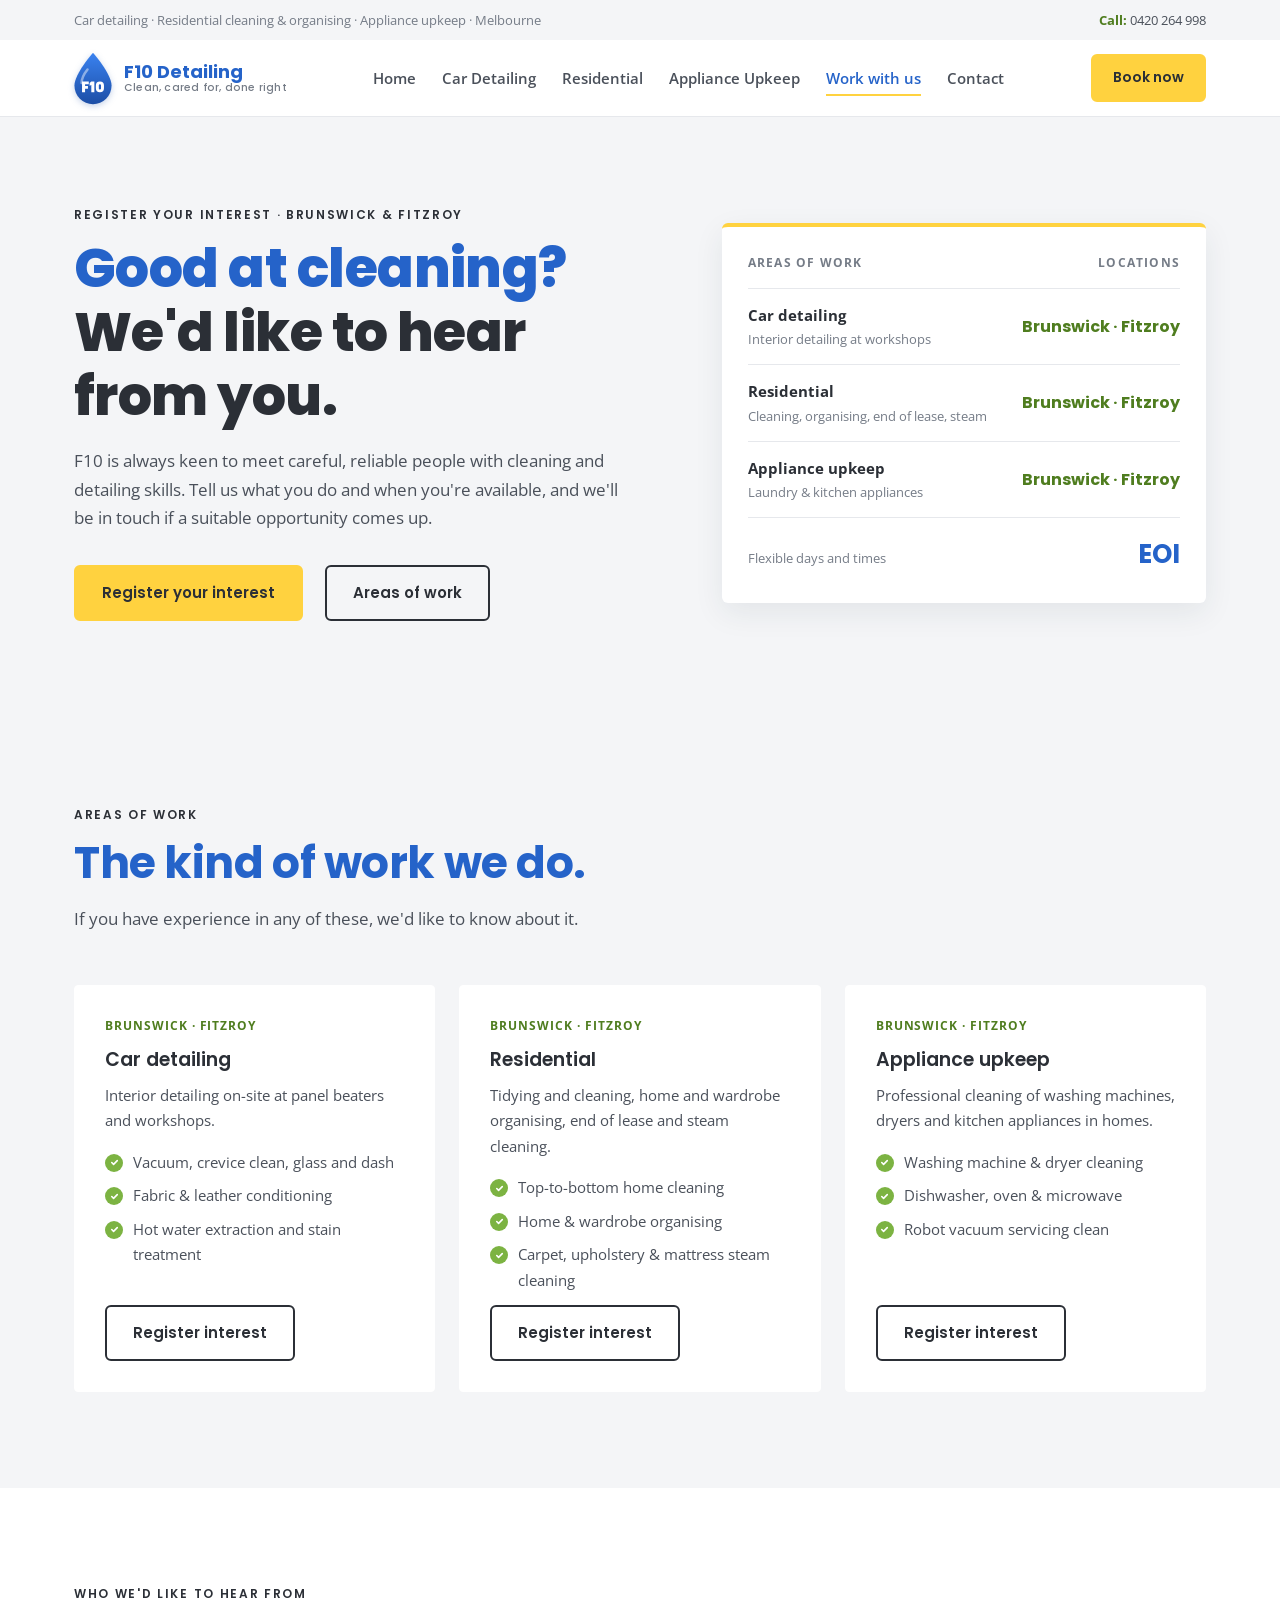
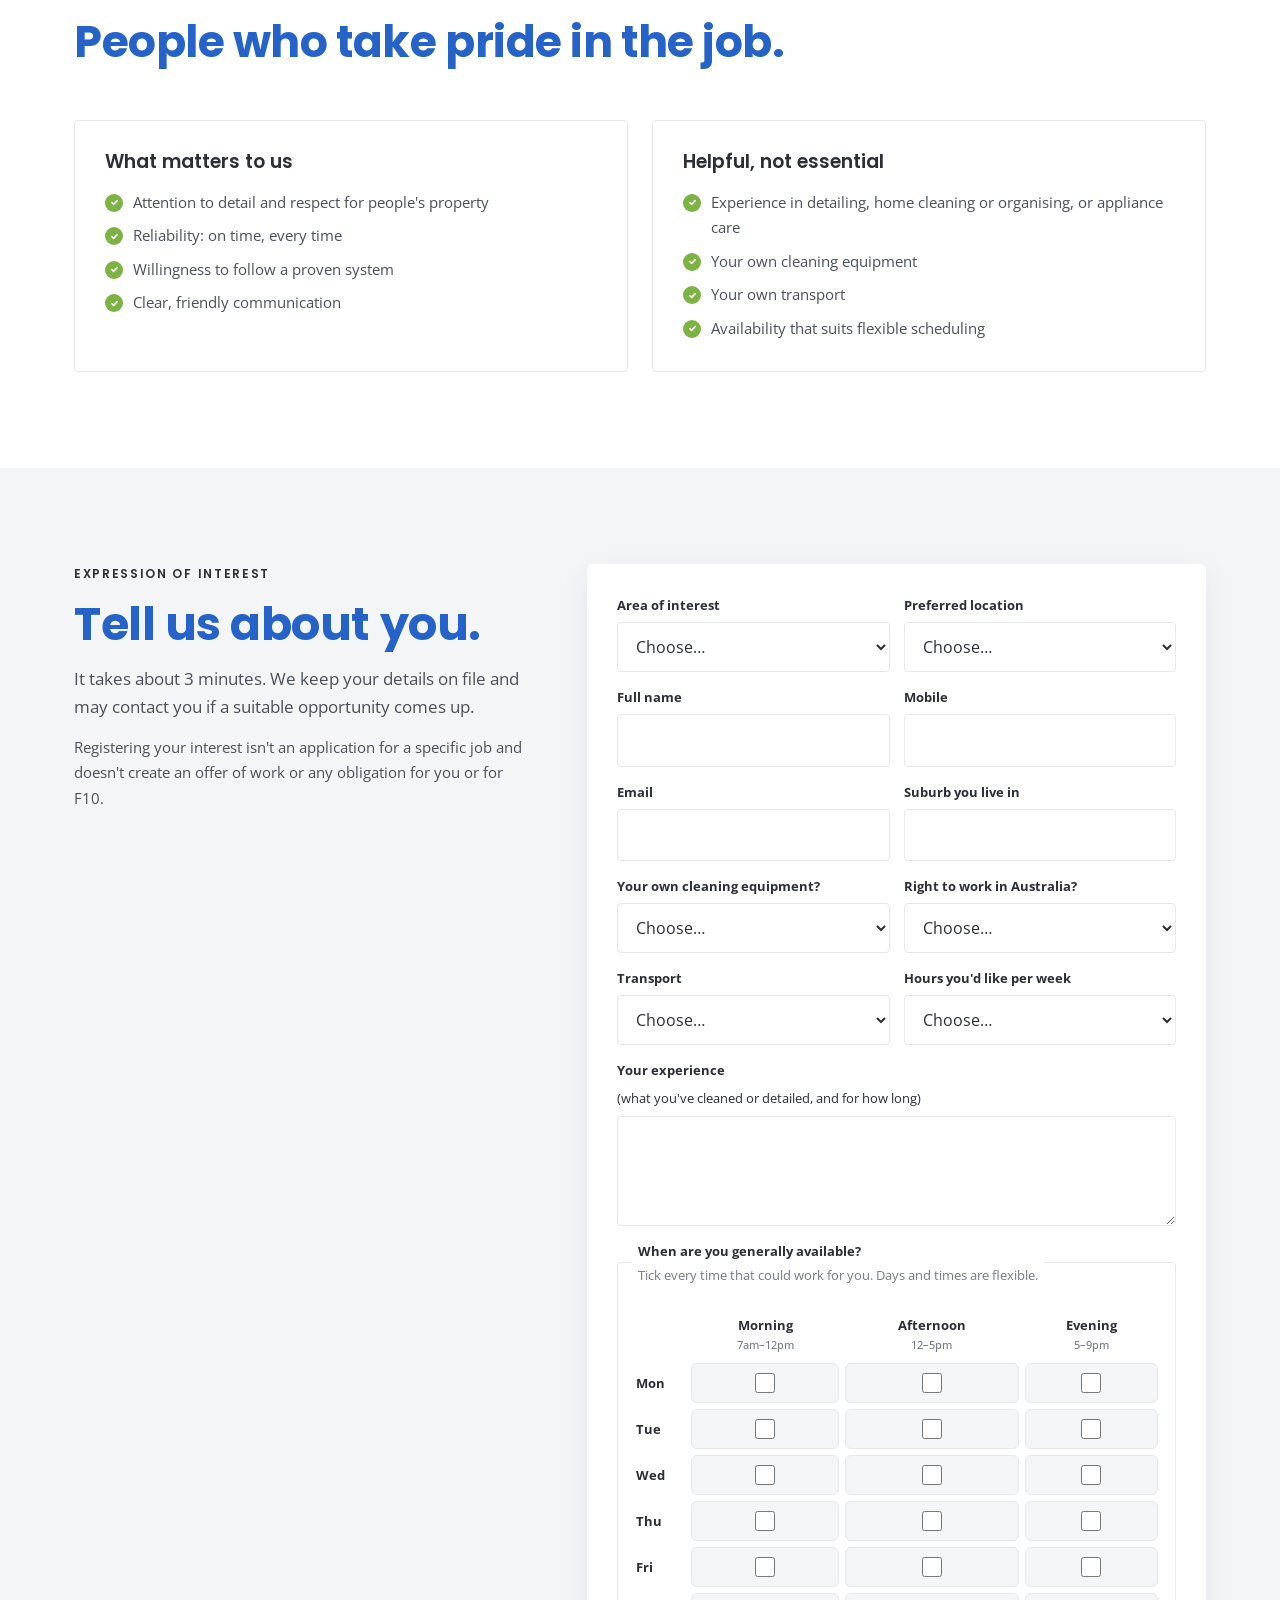
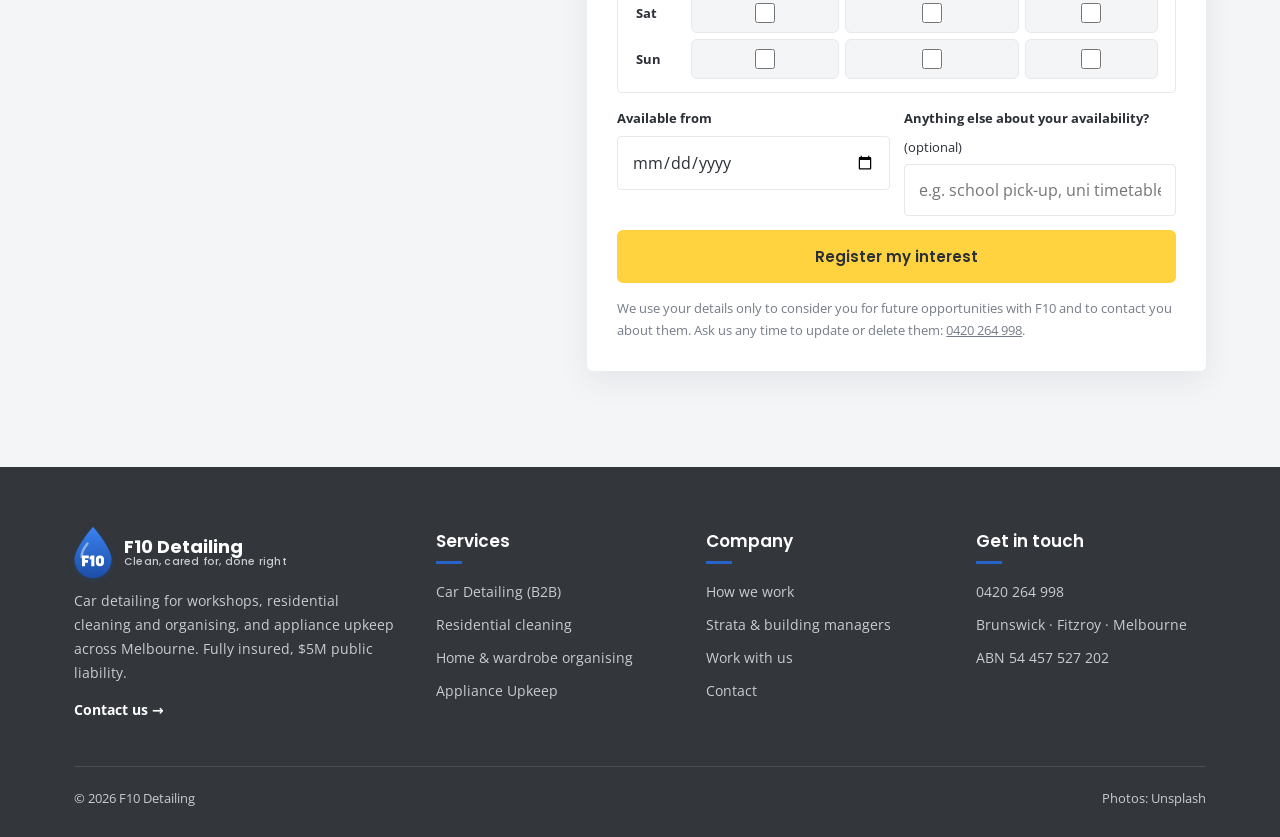
<file: work-with-us.html>
<!DOCTYPE html>
<html lang="en-AU">
<head>
<meta charset="UTF-8">
<meta name="viewport" content="width=device-width, initial-scale=1">
<title>Work with F10 Detailing | Register your interest</title>
<meta name="description" content="Experienced in car detailing, steam cleaning or appliance cleaning around Brunswick or Fitzroy? Register your interest in future work with F10 Detailing.">
<link rel="canonical" href="https://f10-detailing.com.au/work-with-us.html">
<meta property="og:type" content="website">
<meta property="og:title" content="Work with F10 Detailing | Register your interest">
<meta property="og:description" content="Experienced in car detailing, steam cleaning or appliance cleaning around Brunswick or Fitzroy? Register your interest in future work with F10 Detailing.">
<meta property="og:url" content="https://f10-detailing.com.au/work-with-us.html">
<meta property="og:image" content="https://f10-detailing.com.au/img/hero-mop.jpg">
<meta name="theme-color" content="#2563c9">
<link rel="icon" href="favicon.ico" sizes="any">
<link rel="icon" href="favicon.svg" type="image/svg+xml">
<link rel="icon" href="favicon-32.png" type="image/png" sizes="32x32">
<link rel="apple-touch-icon" href="apple-touch-icon.png">
<link rel="manifest" href="site.webmanifest">
<link rel="preconnect" href="https://fonts.googleapis.com">
<link rel="preconnect" href="https://fonts.gstatic.com" crossorigin>
<link href="https://fonts.googleapis.com/css2?family=Poppins:wght@500;600;700;800&family=Open+Sans:wght@400;600;700&display=swap" rel="stylesheet">
<link rel="stylesheet" href="style.css">
</head>
<body>
<a class="skip" href="#main">Skip to content</a>
<div class="topbar"><div class="wrap">
  <span>Car detailing · Residential cleaning &amp; organising · Appliance upkeep<span class="hide-sm"> · Melbourne</span></span>
  <a href="tel:+61420264998"><b>Call:</b> 0420 264 998</a>
</div></div>
<header class="site"><div class="wrap">
  <nav class="nav" aria-label="Main">
    <a class="brand" href="index.html" aria-label="F10 Detailing home"><svg xmlns="http://www.w3.org/2000/svg" viewBox="0 0 64 64" class="mark" width="44" height="44" aria-hidden="true" focusable="false"><defs><linearGradient id="f10g0" x1="0" y1="0" x2="0" y2="1"><stop offset="0" stop-color="#3a82f0"/><stop offset="1" stop-color="#1c4ea6"/></linearGradient></defs><path d="M32 2C32 2 10 27 10 41A22 22 0 0 0 54 41C54 27 32 2 32 2Z" fill="url(#f10g0)"/><path d="M18.5 38C18.5 32.5 21.5 27 25.5 22" fill="none" stroke="#fff" stroke-opacity=".45" stroke-width="3" stroke-linecap="round"/><g fill="#fff"><path d="M19 36H27V39.4H22.6V41.4H26V44.6H22.6V49H19Z"/><path d="M30 36H33.6V49H30V40.2L28 41.2V37.8Z"/><path fill-rule="evenodd" d="M40.2 36A4.8 4.8 0 0 1 45 40.8V44.2A4.8 4.8 0 0 1 35.4 44.2V40.8A4.8 4.8 0 0 1 40.2 36ZM40.2 39.4A1.3 1.3 0 0 0 38.9 40.7V44.3A1.3 1.3 0 0 0 41.5 44.3V40.7A1.3 1.3 0 0 0 40.2 39.4Z"/></g></svg><span class="brand-txt">F10 Detailing<small>Clean, cared for, done right</small></span></a>
    <ul>
      <li><a href="index.html">Home</a></li>
      <li><a href="car-detailing.html">Car Detailing</a></li>
      <li><a href="residential.html">Residential</a></li>
      <li><a href="appliance-upkeep.html">Appliance Upkeep</a></li>
      <li><a href="work-with-us.html" aria-current="page">Work with us</a></li>
      <li><a href="contact.html">Contact</a></li>
    </ul>
    <div class="nav-actions">
      <a class="btn" href="contact.html">Book now</a>
      <button class="nav-toggle" type="button" aria-label="Menu" aria-expanded="false"><svg viewBox="0 0 24 24" fill="none" stroke="currentColor" stroke-width="1.8" stroke-linecap="round" stroke-linejoin="round" aria-hidden="true"><path d="M4 7h16M4 12h16M4 17h16"/></svg></button>
    </div>
  </nav>
</div></header>
<main id="main">
<section class="hero">
  <div class="wrap hero-grid">
    <div>
      <div class="eyebrow">Register your interest · Brunswick &amp; Fitzroy</div>
      <h1>Good at cleaning? <em>We'd like to hear from you.</em></h1>
      <p class="lead">F10 is always keen to meet careful, reliable people with cleaning and detailing skills. Tell us what you do and when you're available, and we'll be in touch if a suitable opportunity comes up.</p>
      <div class="hero-cta">
        <a class="btn" href="#interest">Register your interest</a>
        <a class="btn secondary" href="#areas">Areas of work</a>
      </div>
    </div>
    <div class="panel" aria-label="Areas of work">
      <div class="panel-head"><span class="live">Areas of work</span><span>Locations</span></div>
      <div class="row"><div class="grow"><div class="t">Car detailing</div><div class="s">Interior detailing at workshops</div></div><span class="v">Brunswick · Fitzroy</span></div>
      <div class="row"><div class="grow"><div class="t">Residential</div><div class="s">Cleaning, organising, end of lease, steam</div></div><span class="v">Brunswick · Fitzroy</span></div>
      <div class="row"><div class="grow"><div class="t">Appliance upkeep</div><div class="s">Laundry &amp; kitchen appliances</div></div><span class="v">Brunswick · Fitzroy</span></div>
      <div class="panel-foot"><span>Flexible days and times</span><b>EOI</b></div>
    </div>
  </div>
</section>

<section class="alt" id="areas">
  <div class="wrap">
    <div class="sec-head">
      <div class="kicker">Areas of work</div>
      <h2>The kind of work we do.</h2>
      <p>If you have experience in any of these, we'd like to know about it.</p>
    </div>
    <div class="grid-3 jobs" id="jobs"></div>
  </div>
</section>

<section>
  <div class="wrap">
    <div class="sec-head">
      <div class="kicker">Who we'd like to hear from</div>
      <h2>People who take pride in the job.</h2>
    </div>
    <div class="grid-2">
      <article class="card">
        <h3>What matters to us</h3>
        <ul class="ticks">
          <li>Attention to detail and respect for people's property</li>
          <li>Reliability: on time, every time</li>
          <li>Willingness to follow a proven system</li>
          <li>Clear, friendly communication</li>
        </ul>
      </article>
      <article class="card">
        <h3>Helpful, not essential</h3>
        <ul class="ticks">
          <li>Experience in detailing, home cleaning or organising, or appliance care</li>
          <li>Your own cleaning equipment</li>
          <li>Your own transport</li>
          <li>Availability that suits flexible scheduling</li>
        </ul>
      </article>
    </div>
  </div>
</section>

<section class="contact" id="interest">
  <div class="wrap contact-grid">
    <div>
      <div class="kicker">Expression of interest</div>
      <h2>Tell us about you.</h2>
      <p class="sub">It takes about 3 minutes. We keep your details on file and may contact you if a suitable opportunity comes up.</p>
      <p class="sub" style="font-size:15px">Registering your interest isn't an application for a specific job and doesn't create an offer of work or any obligation for you or for F10.</p>
    </div>
    <form class="form" id="apply-form" data-application>
      <label>Area of interest
        <select name="role" required>
          <option value="">Choose…</option>
          <option>Car detailing</option>
          <option>Residential cleaning &amp; organising</option>
          <option>Appliance upkeep</option>
          <option>More than one of these</option>
        </select>
      </label>
      <label>Preferred location
        <select name="location" required>
          <option value="">Choose…</option>
          <option>Brunswick</option>
          <option>Fitzroy</option>
          <option>Either</option>
        </select>
      </label>
      <label>Full name<input name="full_name" autocomplete="name" required></label>
      <label>Mobile<input name="phone" type="tel" autocomplete="tel" required></label>
      <label>Email<input name="email" type="email" autocomplete="email" required></label>
      <label>Suburb you live in<input name="suburb" autocomplete="address-level2"></label>
      <label>Your own cleaning equipment?
        <select name="equipment"><option value="">Choose…</option><option>Yes</option><option>Some</option><option>No</option></select>
      </label>
      <label>Right to work in Australia?
        <select name="work_rights" required><option value="">Choose…</option><option>Yes</option><option>No</option></select>
      </label>
      <label>Transport
        <select name="transport"><option value="">Choose…</option><option>Own car or van</option><option>Public transport / bike</option></select>
      </label>
      <label>Hours you'd like per week
        <select name="hours_per_week" required><option value="">Choose…</option><option>Up to 10</option><option>10–20</option><option>20–30</option><option>30+</option></select>
      </label>
      <label class="wide">Your experience <span style="font-weight:400">(what you've cleaned or detailed, and for how long)</span><textarea name="experience" required></textarea></label>
      <fieldset class="wide avail">
        <legend>When are you generally available? <span>Tick every time that could work for you. Days and times are flexible.</span></legend>
        <table>
          <thead><tr><th scope="col"><span class="sr">Day</span></th><th scope="col">Morning<small>7am–12pm</small></th><th scope="col">Afternoon<small>12–5pm</small></th><th scope="col">Evening<small>5–9pm</small></th></tr></thead>
          <tbody id="avail-grid"></tbody>
        </table>
        <p class="avail-err" id="avail-err" role="alert"></p>
      </fieldset>
      <label>Available from<input name="start_date" type="date" required></label>
      <label>Anything else about your availability? <span style="font-weight:400">(optional)</span><input name="availability_notes" placeholder="e.g. school pick-up, uni timetable"></label>
      <div class="hp" aria-hidden="true"><label>Leave blank<input name="botcheck" tabindex="-1" autocomplete="off"></label></div>
      <button class="btn wide" type="submit">Register my interest</button>
      <p class="form-status wide" role="status" aria-live="polite"></p>
      <p class="small wide">We use your details only to consider you for future opportunities with F10 and to contact you about them. Ask us any time to update or delete them: <a href="tel:+61420264998">0420 264 998</a>.</p>
    </form>
  </div>
</section>
<script src="book-config.js"></script>
<script src="work-with-us.js" defer></script>
</main>
<footer class="site"><div class="wrap">
  <div class="foot">
    <div>
      <a class="brand" href="index.html"><svg xmlns="http://www.w3.org/2000/svg" viewBox="0 0 64 64" class="mark" width="44" height="44" aria-hidden="true" focusable="false"><defs><linearGradient id="f10g1" x1="0" y1="0" x2="0" y2="1"><stop offset="0" stop-color="#3a82f0"/><stop offset="1" stop-color="#1c4ea6"/></linearGradient></defs><path d="M32 2C32 2 10 27 10 41A22 22 0 0 0 54 41C54 27 32 2 32 2Z" fill="url(#f10g1)"/><path d="M18.5 38C18.5 32.5 21.5 27 25.5 22" fill="none" stroke="#fff" stroke-opacity=".45" stroke-width="3" stroke-linecap="round"/><g fill="#fff"><path d="M19 36H27V39.4H22.6V41.4H26V44.6H22.6V49H19Z"/><path d="M30 36H33.6V49H30V40.2L28 41.2V37.8Z"/><path fill-rule="evenodd" d="M40.2 36A4.8 4.8 0 0 1 45 40.8V44.2A4.8 4.8 0 0 1 35.4 44.2V40.8A4.8 4.8 0 0 1 40.2 36ZM40.2 39.4A1.3 1.3 0 0 0 38.9 40.7V44.3A1.3 1.3 0 0 0 41.5 44.3V40.7A1.3 1.3 0 0 0 40.2 39.4Z"/></g></svg><span class="brand-txt">F10 Detailing<small>Clean, cared for, done right</small></span></a>
      <p>Car detailing for workshops, residential cleaning and organising, and appliance upkeep across Melbourne. Fully insured, $5M public liability.</p>
      <a class="foot-cta" href="contact.html">Contact us →</a>
    </div>
    <div>
      <h4>Services</h4>
      <ul>
        <li><a href="car-detailing.html">Car Detailing (B2B)</a></li>
        <li><a href="residential.html">Residential cleaning</a></li>
        <li><a href="residential.html#organising">Home &amp; wardrobe organising</a></li>
        <li><a href="appliance-upkeep.html">Appliance Upkeep</a></li>
      </ul>
    </div>
    <div>
      <h4>Company</h4>
      <ul>
        <li><a href="how-we-work.html">How we work</a></li>
        <li><a href="buildings.html">Strata &amp; building managers</a></li>
        <li><a href="work-with-us.html">Work with us</a></li>
        <li><a href="contact.html">Contact</a></li>
      </ul>
    </div>
    <div>
      <h4>Get in touch</h4>
      <ul>
        <li><a href="tel:+61420264998">0420 264 998</a></li>
        <li>Brunswick · Fitzroy · Melbourne</li>
        <li>ABN 54 457 527 202</li>
      </ul>
    </div>
  </div>
  <div class="foot-base"><span>© 2026 F10 Detailing</span><span>Photos: Unsplash</span></div>
</div></footer>
<script src="site.js" defer></script>
</body>
</html>
</file>
<file: style.css>
/* F10 Detailing — site styles (bright cleaning-company look) */
:root{
  --blue:#2563c9;
  --blue-2:#1d4fa3;
  --yellow:#ffd23f;
  --green:#7cb342;
  --green-ink:#4f7d1f;
  --ink:#2b2f36;
  --ink-2:#4a505a;
  --muted:#757c87;
  --paper:#f4f5f7;
  --white:#ffffff;
  --line:#e6e8ec;
  --dark:#33363b;
  --dark-2:#3d4046;
  --dark-line:#4a4e55;
  --on-dark:#ffffff;
  --on-dark-dim:#c9ccd2;
  /* aliases used by booking/jobs pages */
  --accent:var(--yellow);
  --accent-ink:var(--blue);
  --teal:var(--green-ink);
  --radius:8px;
  --radius-sm:6px;
  --shadow:0 10px 30px rgba(31,45,61,.08);
  --wrap:1180px;
}
*{box-sizing:border-box;margin:0;padding:0;}
html{scroll-behavior:smooth;-webkit-text-size-adjust:100%;scroll-padding-top:90px;}
body{background:var(--white);color:var(--ink-2);font-family:'Open Sans',system-ui,-apple-system,'Segoe UI',sans-serif;font-size:16px;line-height:1.7;-webkit-font-smoothing:antialiased;}
h1,h2,h3,h4{font-family:'Poppins',system-ui,sans-serif;color:var(--ink);line-height:1.18;font-weight:600;}
h1,h2{color:var(--blue);font-weight:700;letter-spacing:-.01em;}
a{color:inherit;}
img,svg{display:block;max-width:100%;}
.wrap{max-width:var(--wrap);margin:0 auto;padding:0 24px;}
:focus-visible{outline:3px solid var(--yellow);outline-offset:3px;border-radius:4px;}
.skip{position:absolute;left:-9999px;top:8px;background:var(--yellow);color:var(--ink);padding:10px 14px;border-radius:6px;z-index:100;font-weight:700;}
.skip:focus{left:8px;}
.sr{position:absolute;width:1px;height:1px;overflow:hidden;clip:rect(0 0 0 0);white-space:nowrap;}

/* ---------- buttons ---------- */
.btn{display:inline-flex;align-items:center;justify-content:center;gap:8px;background:var(--yellow);color:var(--ink);text-decoration:none;font-family:'Poppins',sans-serif;font-weight:600;font-size:15px;padding:13px 26px;border-radius:6px;border:2px solid var(--yellow);cursor:pointer;transition:transform .15s, box-shadow .15s, background .15s;}
.btn:hover{transform:translateY(-1px);box-shadow:0 8px 18px rgba(255,210,63,.45);}
.btn.secondary{background:transparent;border-color:currentColor;}
.btn.secondary:hover{box-shadow:none;background:rgba(0,0,0,.04);}
.btn.blue{background:var(--blue);border-color:var(--blue);color:#fff;}
.btn[disabled]{opacity:.5;cursor:not-allowed;transform:none;box-shadow:none;}
.call-link{display:inline-flex;align-items:center;gap:10px;font-weight:700;color:var(--ink);text-decoration:none;}
.call-link svg{width:22px;height:22px;color:var(--green);}
.more{display:inline-flex;align-items:center;gap:8px;font-size:13px;font-weight:700;color:var(--ink);text-decoration:none;font-family:'Poppins',sans-serif;}
.more::after{content:"⟶";transition:transform .15s;}
.more:hover::after{transform:translateX(4px);}
.link-arrow{font-weight:700;text-decoration:none;color:var(--blue);}

/* ---------- header ---------- */
.topbar{background:var(--paper);font-size:13px;color:var(--muted);}
.topbar .wrap{display:flex;justify-content:space-between;gap:16px;padding-top:9px;padding-bottom:9px;}
.topbar a{text-decoration:none;color:var(--ink-2);}
.topbar b{color:var(--green-ink);}
header.site{position:sticky;top:0;z-index:50;background:rgba(255,255,255,.96);backdrop-filter:blur(8px);border-bottom:1px solid var(--line);}
.nav{display:flex;align-items:center;justify-content:space-between;gap:20px;min-height:76px;}
.brand{display:flex;align-items:center;gap:10px;text-decoration:none;}
.brand .mark{width:54px;height:54px;margin:-6px -6px -6px -8px;flex:none;display:block;filter:drop-shadow(0 2px 3px rgba(28,78,166,.25));}
.brand-txt{font-family:'Poppins',sans-serif;font-weight:700;font-size:18px;color:var(--blue);line-height:1.1;}
.brand-txt small{display:block;font-size:10.5px;font-weight:500;color:var(--muted);letter-spacing:.02em;}
.nav ul{display:flex;gap:26px;list-style:none;align-items:center;}
.nav ul a{text-decoration:none;font-size:14.5px;font-weight:600;color:var(--ink-2);padding:6px 0;border-bottom:2px solid transparent;}
.nav ul a:hover{color:var(--blue);}
.nav ul a[aria-current="page"]{color:var(--blue);border-bottom-color:var(--yellow);}
.nav-actions{display:flex;align-items:center;gap:10px;}
.nav-actions .btn{padding:10px 20px;font-size:14px;}
.nav-toggle{display:none;width:44px;height:44px;border-radius:8px;border:1px solid var(--line);background:#fff;cursor:pointer;align-items:center;justify-content:center;color:var(--ink);}
.nav-toggle svg{width:22px;height:22px;}

/* ---------- photo hero ---------- */
.hero-photo{position:relative;min-height:600px;display:flex;align-items:center;background:#eef2f7 center/cover no-repeat;}
.hero-photo::before{content:"";position:absolute;inset:0;background:linear-gradient(90deg,rgba(255,255,255,.95) 0%,rgba(255,255,255,.85) 30%,rgba(255,255,255,.35) 50%,rgba(255,255,255,0) 66%);}
.hero-photo .wrap{position:relative;width:100%;}
.hero-photo .copy{max-width:540px;padding:80px 0;}
.hero-photo h1{font-size:clamp(38px,5.2vw,62px);font-weight:800;}
.hero-photo .lead{margin-top:20px;font-size:17px;color:var(--ink-2);}
.hero-cta{display:flex;align-items:center;gap:22px;flex-wrap:wrap;margin-top:32px;}
.page-hero{background:var(--paper) center/cover no-repeat;position:relative;}
.page-hero::before{content:"";position:absolute;inset:0;background:linear-gradient(90deg,rgba(244,245,247,.97) 0%,rgba(244,245,247,.92) 45%,rgba(244,245,247,.2) 75%);}
.page-hero .wrap{position:relative;padding-top:80px;padding-bottom:80px;}
.page-hero .copy{max-width:560px;}
.page-hero h1{font-size:clamp(34px,4.6vw,52px);font-weight:800;}
.page-hero .lead{margin-top:16px;font-size:17px;}
.tag-b2b{display:inline-block;margin-top:18px;font-size:12px;font-weight:700;letter-spacing:.08em;text-transform:uppercase;padding:6px 12px;border-radius:999px;background:#fff;border:1px solid var(--line);color:var(--ink);}
.tag-b2b b{color:var(--blue);}

/* ---------- section shell ---------- */
section{padding:96px 0;}
section.alt,.alt{background:var(--paper);}
.kicker,.eyebrow{font-family:'Poppins',sans-serif;font-size:12px;font-weight:600;letter-spacing:.14em;text-transform:uppercase;color:var(--ink);margin-bottom:12px;}
.eyebrow{display:block;}
.sec-head{max-width:720px;margin-bottom:52px;}
.sec-head.center{margin-left:auto;margin-right:auto;text-align:center;}
.sec-head h2{font-size:clamp(30px,3.8vw,44px);}
.sec-head p{margin-top:16px;font-size:16.5px;}

/* ---------- service cards ---------- */
.svc-cards{display:grid;grid-template-columns:repeat(3,1fr);gap:24px;}
.svc-card{background:#fff;border:1px solid var(--line);border-radius:4px;overflow:hidden;display:flex;flex-direction:column;transition:box-shadow .2s, transform .2s;}
.svc-card:hover{box-shadow:var(--shadow);transform:translateY(-3px);}
.svc-card .ph{aspect-ratio:16/10;background:#ddd center/cover no-repeat;}
.svc-card .body{padding:26px 26px 28px;display:flex;flex-direction:column;gap:10px;flex:1;position:relative;}
.ic-y{width:58px;height:58px;border-radius:50%;background:var(--yellow);display:grid;place-items:center;color:var(--ink);flex:none;}
.ic-y svg{width:28px;height:28px;}
.svc-card .ic-y{margin-top:-55px;border:4px solid #fff;width:66px;height:66px;}
.svc-card h3{font-size:21px;}
.from{font-weight:700;font-size:14px;color:var(--green-ink);}
.from b{font-size:16px;}
.badge{display:inline-block;align-self:flex-start;font-size:11px;font-weight:700;letter-spacing:.08em;text-transform:uppercase;padding:3px 10px;border-radius:999px;background:var(--paper);color:var(--blue);}
.svc-card p{font-size:15px;}
.svc-card .more{margin-top:auto;padding-top:8px;}

/* ---------- split about ---------- */
.split{display:grid;grid-template-columns:1fr 1fr;padding:0;background:var(--paper);}
.split .ph{min-height:520px;background:#ddd center/cover no-repeat;}
.split .txt{padding:80px 64px;align-self:center;max-width:620px;}
.split .txt h2{font-size:clamp(30px,3.6vw,42px);margin-bottom:18px;}
.split .txt p{margin-bottom:14px;}
.split.flip .ph{order:2;}
.checks{list-style:none;display:flex;flex-wrap:wrap;gap:12px 26px;margin:20px 0;}
.checks li{display:flex;align-items:center;gap:8px;font-weight:700;font-size:14px;color:var(--ink);}
.checks li::before{content:"";width:20px;height:20px;border-radius:50%;flex:none;background:var(--green) url("data:image/svg+xml,%3Csvg xmlns='http://www.w3.org/2000/svg' viewBox='0 0 24 24' fill='none' stroke='white' stroke-width='3.5' stroke-linecap='round' stroke-linejoin='round'%3E%3Cpath d='M6 12l4 4 8-8'/%3E%3C/svg%3E") center/12px no-repeat;}

/* ---------- blue steps band ---------- */
.band-blue{background:var(--blue);color:#fff;}
.band-blue h2,.band-blue h3{color:#fff;}
.band-blue .kicker{color:#fff;}
.band-blue .sec-head p{color:rgba(255,255,255,.85);}
.step4{display:grid;grid-template-columns:repeat(4,1fr);gap:32px;counter-reset:s;list-style:none;}
.step4 li{counter-increment:s;}
.step4 h3{font-size:18px;}
.step4 h3::before{content:counter(s) ". ";}
.step4 hr{border:0;height:2px;width:36px;background:rgba(255,255,255,.4);margin:18px 0;}
.step4 p{font-size:14.5px;color:rgba(255,255,255,.85);}

/* ---------- checklist ---------- */
.checklist{display:grid;grid-template-columns:.9fr 2fr;gap:24px;align-items:stretch;}
.checklist .ph{background:#ddd center/cover no-repeat;min-height:380px;border-radius:2px;}
.cl-grid{display:grid;grid-template-columns:1fr 1fr;gap:24px;}
.cl{border:1px solid var(--line);padding:30px;background:#fff;position:relative;overflow:hidden;}
.cl h3{font-size:18px;}
.cl h3::after{content:"";display:block;width:34px;height:2px;background:var(--green);margin:14px 0 16px;}
.cl p{font-size:14.5px;}
.cl .bg-ic{position:absolute;top:10px;right:10px;width:70px;height:70px;color:#eef0f3;}
.cl .bg-ic svg{width:70px;height:70px;}

/* ---------- features (yellow icon list) ---------- */
.feat{display:grid;grid-template-columns:1fr 1fr;gap:56px;align-items:center;}
.feat-list{list-style:none;display:grid;gap:26px;margin-top:28px;}
.feat-list li{display:flex;gap:18px;align-items:flex-start;}
.feat-list h3{font-size:17px;margin-bottom:4px;}
.feat-list p{font-size:14.5px;}
.mosaic{display:grid;grid-template-columns:2fr 1fr;grid-template-rows:180px 180px 220px;gap:12px;}
.mosaic div{background:#ddd center/cover no-repeat;border-radius:2px;}
.mosaic .a{grid-row:1 / span 2;}
.mosaic .d{grid-column:1 / -1;}

/* ---------- green CTA band ---------- */
.band-green{background:var(--green);color:#fff;text-align:center;padding:84px 0;background-image:repeating-linear-gradient(45deg,rgba(255,255,255,.05) 0 22px,transparent 22px 44px);}
.band-green h2{color:#fff;font-size:clamp(26px,3.4vw,38px);}
.band-green .big{display:block;font-family:'Poppins',sans-serif;font-weight:700;font-size:clamp(34px,5vw,58px);color:#fff;text-decoration:none;margin:10px 0 8px;}
.band-green em{font-size:14px;opacity:.9;}

/* ---------- price / offer cards ---------- */
.offers{display:grid;grid-template-columns:1fr 1fr;gap:24px;}
.offer{display:grid;grid-template-columns:.9fr 1.1fr;background:#fff;min-height:250px;}
.offer .ph{background:#ddd center/cover no-repeat;}
.offer .body{padding:28px;display:flex;flex-direction:column;gap:10px;}
.offer h3{font-size:19px;}
.offer .price{font-family:'Poppins',sans-serif;font-weight:700;font-size:30px;color:var(--blue);line-height:1;}
.offer .price small{font-size:13px;font-weight:600;color:var(--muted);}
.offer ul{list-style:none;font-size:14px;display:grid;gap:4px;}
.offer li::before{content:"✓ ";color:var(--green);font-weight:700;}
.offer .more{margin-top:auto;}

/* ---------- generic cards / grids (used by inner pages) ---------- */
.grid-2{display:grid;grid-template-columns:repeat(2,1fr);gap:24px;}
.grid-3{display:grid;grid-template-columns:repeat(3,1fr);gap:24px;}
.grid-4{display:grid;grid-template-columns:repeat(4,1fr);gap:24px;}
.card{background:#fff;border:1px solid var(--line);border-radius:4px;padding:30px;display:flex;flex-direction:column;gap:12px;}
.alt .card{border-color:#fff;}
.card h3{font-size:19px;}
.card p{font-size:15px;}
.card .ic{width:58px;height:58px;border-radius:50%;background:var(--yellow);color:var(--ink);display:grid;place-items:center;}
.card .ic svg{width:28px;height:28px;}
.card .foot{margin-top:auto;padding-top:14px;border-top:1px solid var(--line);font-size:14px;color:var(--muted);}
.card .foot b{color:var(--ink);}
.ticks{list-style:none;display:grid;gap:8px;margin-top:4px;}
.ticks li{position:relative;padding-left:28px;font-size:15px;}
.ticks li::before{content:"";position:absolute;left:0;top:4px;width:18px;height:18px;border-radius:50%;background:var(--green) url("data:image/svg+xml,%3Csvg xmlns='http://www.w3.org/2000/svg' viewBox='0 0 24 24' fill='none' stroke='white' stroke-width='3.5' stroke-linecap='round' stroke-linejoin='round'%3E%3Cpath d='M6 12l4 4 8-8'/%3E%3C/svg%3E") center/11px no-repeat;}
.callout{display:flex;gap:16px;align-items:flex-start;margin-top:28px;padding:20px 22px;border-radius:4px;background:#fff8dc;border-left:4px solid var(--yellow);font-size:15px;}
.callout svg{width:22px;height:22px;flex:none;margin-top:2px;color:var(--ink);}
.fine{font-size:14px;color:var(--muted);margin-top:22px;}
.chips{display:flex;flex-wrap:wrap;gap:10px;margin-top:24px;}
.chip{font-size:13.5px;font-weight:600;padding:8px 14px;border-radius:999px;background:#fff;border:1px solid var(--line);color:var(--ink-2);}

/* legacy blocks kept for inner pages */
.hero{padding:88px 0;background:var(--paper);}
.hero-grid{display:grid;grid-template-columns:1.1fr .9fr;gap:56px;align-items:center;}
.hero h1{font-size:clamp(34px,4.6vw,54px);font-weight:800;}
.hero h1 em{font-style:normal;color:var(--ink);}
.hero .lead{margin-top:18px;font-size:17px;max-width:560px;}
.panel{background:#fff;border-radius:6px;padding:26px;box-shadow:var(--shadow);border-top:4px solid var(--yellow);}
.panel-head{display:flex;justify-content:space-between;font-size:12px;font-weight:700;letter-spacing:.1em;text-transform:uppercase;color:var(--muted);margin-bottom:14px;}
.row{display:flex;justify-content:space-between;align-items:center;gap:14px;padding:14px 0;border-top:1px solid var(--line);}
.row .t{font-weight:700;color:var(--ink);font-size:15px;}
.row .s{font-size:13px;color:var(--muted);}
.row .v{font-family:'Poppins',sans-serif;font-weight:700;color:var(--green-ink);white-space:nowrap;}
.row .grow{flex:1;min-width:0;}
.panel-foot{display:flex;justify-content:space-between;align-items:baseline;border-top:1px solid var(--line);padding-top:14px;font-size:13px;color:var(--muted);}
.panel-foot b{font-family:'Poppins',sans-serif;font-size:26px;color:var(--blue);}
.dark{background:var(--blue);color:#fff;}
.dark h2,.dark h3,.dark .kicker{color:#fff;}
.dark .sec-head p{color:rgba(255,255,255,.85);}
.steps{list-style:none;display:grid;grid-template-columns:repeat(4,1fr);gap:28px;counter-reset:s;}
.steps li{counter-increment:s;}
.steps h3{font-size:18px;}
.steps h3::before{content:counter(s) ". ";}
.steps p{font-size:14.5px;margin-top:10px;}
.dark .steps p{color:rgba(255,255,255,.85);}
.stats{display:grid;grid-template-columns:repeat(4,1fr);gap:24px;text-align:center;}
.stat b{display:block;font-family:'Poppins',sans-serif;font-size:36px;color:#fff;}
.stat b::after{content:"";display:block;width:28px;height:3px;background:var(--yellow);margin:10px auto;}
.stat span{font-size:14px;color:rgba(255,255,255,.85);}
.model.feature,.price.hi{border:2px solid var(--yellow);}
.model{position:relative;}
.model .badge{position:absolute;top:-13px;right:22px;background:var(--yellow);color:var(--ink);}
.model .label{font-size:12px;font-weight:700;letter-spacing:.1em;text-transform:uppercase;color:var(--blue);}
.model .big{display:flex;align-items:baseline;justify-content:space-between;gap:16px;}
.model .big b{font-family:'Poppins',sans-serif;font-size:34px;color:var(--blue);line-height:1;}
.model .big span{font-size:13.5px;text-align:right;max-width:180px;}
.price .amt{font-family:'Poppins',sans-serif;font-weight:700;font-size:30px;color:var(--blue);}
.price .amt small{font-size:13px;color:var(--muted);}
.case{display:grid;grid-template-columns:.95fr 1.05fr;gap:56px;align-items:center;}
.case-card{background:#fff;border-radius:6px;padding:32px;box-shadow:var(--shadow);border-top:4px solid var(--yellow);}
.case-card .where{font-size:12px;font-weight:700;letter-spacing:.1em;text-transform:uppercase;color:var(--green-ink);}
.case-card h3{font-size:24px;margin:6px 0 16px;}
.kv{display:flex;justify-content:space-between;gap:16px;padding:12px 0;border-top:1px solid var(--line);font-size:15px;}
.kv b{color:var(--ink);text-align:right;}
blockquote{font-family:'Poppins',sans-serif;font-weight:600;font-size:clamp(20px,2.4vw,26px);color:var(--ink);line-height:1.35;border-left:4px solid var(--yellow);padding-left:20px;margin-bottom:20px;}
.case p{margin-bottom:14px;}
.faq{max-width:820px;}
.faq details{border-bottom:1px solid var(--line);}
.faq summary{cursor:pointer;list-style:none;padding:20px 40px 20px 0;font-family:'Poppins',sans-serif;font-weight:600;color:var(--ink);font-size:17px;position:relative;}
.faq summary::-webkit-details-marker{display:none;}
.faq summary::after{content:"+";position:absolute;right:6px;top:50%;transform:translateY(-50%);font-size:24px;color:var(--blue);}
.faq details[open] summary::after{content:"–";}
.faq details p{padding:0 0 20px;}

/* ---------- contact ---------- */
.contact-sec,.contact{background:#fff;}
.contact{background:var(--paper);}
.contact-grid{display:grid;grid-template-columns:.85fr 1.15fr;gap:56px;align-items:start;}
.contact-sec h2,.contact h2{font-size:clamp(32px,4vw,46px);}
.sub{margin-top:14px;font-size:16.5px;}
.info-list{list-style:none;display:grid;gap:22px;margin-top:32px;}
.info-list li{display:flex;gap:16px;align-items:center;}
.info-list .ic{width:54px;height:54px;border-radius:50%;background:var(--yellow);display:grid;place-items:center;color:var(--ink);flex:none;}
.info-list .ic svg{width:24px;height:24px;}
.info-list b{display:block;font-family:'Poppins',sans-serif;color:var(--ink);font-size:17px;}
.info-list a{text-decoration:none;}
.contact-list{list-style:none;margin-top:24px;}
.contact-list li{display:flex;gap:12px;align-items:center;}
.contact-list svg{width:20px;height:20px;color:var(--green);}
.contact-list a{font-weight:700;text-decoration:none;font-size:19px;color:var(--ink);}
.form{background:var(--paper);border-radius:6px;padding:30px;display:grid;grid-template-columns:1fr 1fr;gap:14px;}
.contact .form{background:#fff;box-shadow:var(--shadow);}
.form .wide{grid-column:1 / -1;}
.form label{display:flex;flex-direction:column;gap:6px;font-size:13px;font-weight:700;color:var(--ink);}
.form .opt{font-weight:400;color:var(--muted);}
.form input,.form select,.form textarea{font:inherit;font-size:15.5px;font-weight:400;color:var(--ink);background:#fff;border:1px solid var(--line);border-radius:4px;padding:12px 14px;width:100%;}
.form textarea{min-height:110px;resize:vertical;}
.form input:focus,.form select:focus,.form textarea:focus{outline:none;border-color:var(--blue);box-shadow:0 0 0 3px rgba(37,99,201,.15);}
.form .btn{width:100%;}
.form-status{font-size:14px;}
.form-status:empty{display:none;}
.form-status a{color:var(--blue);font-weight:700;}
.small{font-size:13px;color:var(--muted);}
.hp{position:absolute;left:-9999px;width:1px;height:1px;overflow:hidden;}

/* jobs / work with us */
.job .job-loc{font-size:12px;font-weight:700;letter-spacing:.08em;text-transform:uppercase;color:var(--green-ink);}
.job .btn{margin-top:auto;align-self:flex-start;}
.avail{border:1px solid var(--line);border-radius:4px;padding:14px 14px 10px;background:#fff;}
.avail legend{font-size:13px;font-weight:700;color:var(--ink);padding:0 6px;}
.avail legend span{display:block;font-weight:400;color:var(--muted);margin-top:2px;}
.avail table{width:100%;border-collapse:collapse;margin-top:8px;}
.avail th{font-size:13px;font-weight:700;color:var(--ink);padding:6px 4px;text-align:center;}
.avail th small{display:block;font-weight:500;color:var(--muted);font-size:11px;}
.avail tbody th{text-align:left;width:56px;}
.avail td{text-align:center;padding:3px;}
.avail .tick{display:flex;justify-content:center;align-items:center;height:40px;border-radius:6px;background:var(--paper);border:1px solid var(--line);cursor:pointer;}
.avail .tick:has(input:checked){background:#eef7e4;border-color:var(--green);}
.avail .tick input{width:20px;height:20px;accent-color:var(--green-ink);cursor:pointer;}
.avail-err{color:#c62828;font-size:13px;font-weight:600;}
.avail-err:empty{display:none;}

/* terms */
.terms-body{max-width:800px;}
.terms-body h2{font-size:22px;margin:36px 0 12px;color:var(--ink);}
.terms-body h2:first-child{margin-top:0;}
.terms-body ul{padding-left:20px;display:grid;gap:10px;}
.terms-body a{color:var(--blue);font-weight:600;}

/* ---------- footer ---------- */
footer.site{background:var(--dark);color:var(--on-dark-dim);padding:64px 0 28px;font-size:14px;}
.foot{display:grid;grid-template-columns:1.4fr 1fr 1fr 1fr;gap:40px;}
.foot .brand-txt{color:#fff;}
.foot .brand-txt small{color:var(--on-dark-dim);}
.foot .brand{margin-bottom:16px;}
.foot h4{color:#fff;font-size:17px;margin-bottom:6px;}
.foot h4::after{content:"";display:block;width:26px;height:3px;background:var(--blue);margin:10px 0 16px;}
.foot ul{list-style:none;display:grid;gap:9px;}
.foot a{color:var(--on-dark-dim);text-decoration:none;}
.foot a:hover{color:var(--yellow);}
.foot-cta{display:inline-block;margin-top:14px;color:#fff!important;font-weight:700;}
.foot-base{border-top:1px solid var(--dark-line);margin-top:44px;padding-top:20px;display:flex;justify-content:space-between;gap:16px;flex-wrap:wrap;font-size:13px;}

/* ---------- responsive ---------- */
@media (max-width:1080px){
  .nav ul{gap:18px;}
  .nav ul a{font-size:13.5px;}
  .step4,.steps,.grid-4,.stats{grid-template-columns:repeat(2,1fr);}
  .foot{grid-template-columns:1fr 1fr;}
}
@media (max-width:960px){
  .nav-toggle{display:inline-flex;}
  .nav{flex-wrap:wrap;}
  .nav ul{display:none;order:3;width:100%;flex-direction:column;align-items:stretch;gap:0;padding:6px 0 14px;}
  .nav.open ul{display:flex;}
  .nav ul a{display:block;padding:13px 0;font-size:16px;border-bottom:1px solid var(--line);}
  .nav ul a[aria-current="page"]{border-bottom-color:var(--line);}
  .svc-cards,.offers{grid-template-columns:1fr;}
  .svc-cards{max-width:560px;margin:0 auto;}
  .split,.feat,.checklist,.hero-grid,.case,.contact-grid,.grid-2,.grid-3{grid-template-columns:1fr;}
  .split .ph{min-height:320px;}
  .split.flip .ph{order:0;}
  .split .txt{padding:56px 24px;}
}
@media (max-width:720px){
  body{font-size:15.5px;}
  .wrap{padding:0 16px;}
  .topbar .hide-sm{display:none;}
  .topbar .wrap>span{display:none;}
  .topbar .wrap{justify-content:center;}
  .nav-actions .btn{display:none;}
  section{padding:64px 0;}
  .hero-photo{min-height:auto;background-position:70% center;}
  .hero-photo::before{background:linear-gradient(180deg,rgba(255,255,255,.95) 0%,rgba(255,255,255,.88) 60%,rgba(255,255,255,.7) 100%);}
  .hero-photo .copy{padding:56px 0;}
  .page-hero::before{background:rgba(244,245,247,.92);}
  .page-hero .wrap{padding-top:56px;padding-bottom:56px;}
  .step4,.steps,.grid-4,.stats,.cl-grid{grid-template-columns:1fr;}
  .offer{grid-template-columns:1fr;}
  .offer .ph{min-height:200px;}
  .mosaic{grid-template-rows:140px 140px 170px;}
  .form{grid-template-columns:1fr;padding:22px;}
  .foot{grid-template-columns:1fr;}
  .hero-cta .btn{width:100%;}
  .model .big{flex-direction:column;align-items:flex-start;}
}
@media (prefers-reduced-motion:reduce){*{transition:none!important;scroll-behavior:auto!important;}}

/* ---------- quote dialog ---------- */
.svc-card .quote-btn{align-self:flex-start;margin-top:auto;padding:10px 18px;font-size:14px;}
.quote-dialog{border:0;border-radius:8px;padding:0;width:min(640px,calc(100% - 24px));max-height:calc(100dvh - 24px);margin:auto;box-shadow:0 30px 80px rgba(0,0,0,.35);}
.quote-dialog::backdrop{background:rgba(20,30,45,.55);}
.quote-dialog .form{background:#fff;border-radius:8px;}
.dlg-head{display:flex;justify-content:space-between;align-items:center;}
.dlg-head h2{font-size:26px;}
.dlg-close{border:0;background:var(--paper);width:40px;height:40px;border-radius:50%;font-size:24px;line-height:1;cursor:pointer;color:var(--ink);}
/* Residential price list */
.price-lists{display:grid;grid-template-columns:1fr 1fr;gap:28px;align-items:start;}
.plist{background:#fff;border-radius:14px;padding:26px 28px;box-shadow:0 2px 12px rgba(0,0,0,.05);}
.plist h3{font-size:19px;color:var(--blue);margin:0 0 10px;}
.plist table+h3{margin-top:26px;}
.plist table{width:100%;border-collapse:collapse;font-size:15px;}
.plist th,.plist td{padding:11px 0;border-bottom:1px solid #e6e8ec;text-align:left;vertical-align:top;font-weight:600;}
.plist td{text-align:right;white-space:nowrap;font-weight:500;}
.plist td b{font-family:'Poppins',sans-serif;font-size:19px;color:var(--dark);}
.plist small{display:block;font-size:12.5px;font-weight:500;color:var(--muted);}
.plist .grid td,.plist .grid th{text-align:center;padding:11px 4px;}
.plist .grid th{text-align:left;}
.plist .grid tr:first-child td{font-size:13px;font-weight:700;color:var(--muted);}
.plist .grid td b{font-size:17px;}
.plist p.small{margin-top:14px;font-size:13.5px;color:var(--muted);}
@media (max-width:820px){.price-lists{grid-template-columns:1fr;}.plist{padding:20px 16px;}}
</file>
<file: book.css>
/* Resident booking flow */
.book .nav{min-height:64px;}
.book-call{font-weight:700;text-decoration:none;font-size:15px;}
.book-main{max-width:860px;padding-top:40px;padding-bottom:72px;}
.book-head h1{font-size:clamp(32px,5vw,48px);}
.book-head .lead{margin-top:14px;color:var(--ink-2);font-size:18px;max-width:620px;}
.demo-banner{background:#fff4e5;border:1px solid #ffd59e;color:#7a4300;padding:10px 14px;border-radius:8px;font-size:14px;font-weight:600;margin-bottom:24px;}

.stepper{list-style:none;display:flex;gap:6px;margin:32px 0 28px;counter-reset:st;flex-wrap:wrap;}
.stepper li{counter-increment:st;flex:1 1 0;min-width:90px;font-size:13px;font-weight:700;color:var(--muted);padding-top:12px;border-top:4px solid var(--line);}
.stepper li::before{content:counter(st) ". ";}
.stepper li.on{color:var(--ink);border-top-color:var(--accent);}
.stepper li.done{color:var(--ink-2);border-top-color:var(--teal);}

.step{background:var(--white);border:1px solid var(--line);border-radius:16px;padding:28px;}
.step h2{font-size:24px;margin-bottom:18px;}
.step h3{font-size:18px;margin-bottom:8px;}
.field{display:flex;flex-direction:column;gap:6px;font-size:14px;font-weight:700;color:var(--ink-2);}
.field .opt{font-weight:500;color:var(--muted);}
.field input,.field select,.field textarea{font:inherit;font-size:16px;font-weight:400;color:var(--ink);background:var(--paper);border:1px solid var(--line);border-radius:8px;padding:13px 14px;width:100%;}
.field input:focus,.field select:focus,.field textarea:focus{outline:none;border-color:var(--teal);box-shadow:0 0 0 3px rgba(14,138,131,.18);}
.field input[aria-invalid="true"]{border-color:#c62828;}
.hint{font-size:14px;color:var(--muted);margin-top:12px;}
.hint a{color:var(--teal);font-weight:600;}
.actions{display:flex;justify-content:space-between;gap:12px;margin-top:24px;flex-wrap:wrap;}
.actions .btn:only-child{margin-left:auto;}
.btn[disabled]{opacity:.45;cursor:not-allowed;transform:none;box-shadow:none;}

/* calendar */
.legend{display:flex;gap:16px;flex-wrap:wrap;font-size:13px;color:var(--ink-2);margin-bottom:14px;}
.legend .k::before{content:"";display:inline-block;width:12px;height:12px;border-radius:3px;margin-right:6px;vertical-align:-1px;}
.legend .available::before{background:#e3f4f2;border:1px solid var(--teal);}
.legend .taken::before{background:#ffe9e0;border:1px solid #f0a988;}
.legend .blocked::before{background:#eceef0;border:1px solid #c9ced3;}
.cal{display:grid;grid-template-columns:repeat(5,minmax(0,1fr));gap:10px;}
.day h4{font-family:'Inter',sans-serif;font-size:13px;font-weight:700;text-align:center;margin-bottom:8px;color:var(--ink-2);}
.day h4 small{display:block;font-weight:500;color:var(--muted);}
.slot{display:block;width:100%;margin-bottom:8px;padding:12px 6px;border-radius:10px;font:inherit;font-size:14px;font-weight:700;cursor:pointer;text-align:center;line-height:1.25;}
.slot small{display:block;font-size:11px;font-weight:600;margin-top:2px;}
.slot.available{background:#e3f4f2;border:1px solid var(--teal);color:#08534f;}
.slot.taken{background:#ffe9e0;border:1px solid #f0a988;color:#8a3412;}
.slot.blocked{background:#eceef0;border:1px solid #c9ced3;color:#5b636b;}
.slot:hover{filter:brightness(.97);}
.slot[aria-pressed="true"]{outline:3px solid var(--accent);outline-offset:1px;}
.cal-empty{grid-column:1 / -1;color:var(--muted);}
.enquiry{margin-top:22px;padding:20px;border-radius:12px;background:#fff6f2;border:1px solid #f6c3ad;}
.enquiry p{font-size:15px;color:var(--ink-2);margin-bottom:14px;}

/* products */
.products{display:grid;grid-template-columns:repeat(3,1fr);gap:14px;}
.product{position:relative;text-align:left;border:2px solid var(--line);border-radius:14px;padding:20px;background:var(--white);cursor:pointer;font:inherit;color:inherit;display:flex;flex-direction:column;gap:10px;}
.product:hover{border-color:#b9c1c8;}
.product[aria-checked="true"]{border-color:var(--accent);box-shadow:0 0 0 3px rgba(255,90,31,.15);}
.product .pname{font-family:'Archivo',sans-serif;font-weight:800;font-size:17px;line-height:1.2;}
.product .pprice{font-family:'Archivo',sans-serif;font-weight:800;font-size:30px;}
.product ul{list-style:none;display:grid;gap:6px;font-size:13.5px;color:var(--ink-2);}
.product li::before{content:"✓ ";color:var(--teal);font-weight:700;}
.product .best{position:absolute;top:-11px;right:14px;background:var(--accent);color:var(--ink);font-size:11px;font-weight:800;letter-spacing:.05em;text-transform:uppercase;padding:3px 10px;border-radius:999px;}

/* details + summary */
.details{display:grid;grid-template-columns:1fr 1fr;gap:14px;}
.details .wide{grid-column:1 / -1;}
.summary{display:grid;grid-template-columns:auto 1fr;gap:10px 20px;font-size:15px;margin-bottom:20px;}
.summary dt{color:var(--muted);}
.summary dd{font-weight:600;}
.summary .total{font-family:'Archivo',sans-serif;font-size:22px;}
.agree{display:flex;gap:12px;align-items:flex-start;font-size:15px;color:var(--ink-2);margin-top:12px;cursor:pointer;}
.agree input{width:20px;height:20px;margin-top:2px;flex:none;accent-color:var(--accent);}
.agree a{color:var(--teal);font-weight:600;}
.form-error{color:#c62828;font-size:14px;font-weight:600;margin-top:12px;}
.form-error:empty{display:none;}

.done{text-align:center;}
.done-ic{width:64px;height:64px;border-radius:50%;background:var(--teal);color:#fff;display:grid;place-items:center;font-size:32px;margin:0 auto 16px;}
.done p{color:var(--ink-2);max-width:520px;margin:0 auto 18px;}
.book-foot{padding:24px 0;}
.book-foot .foot-base{margin-top:0;border-top:none;padding-top:0;}

@media (max-width:720px){
  .step{padding:20px 16px;}
  .cal{grid-template-columns:1fr;gap:4px;}
  .day{display:grid;grid-template-columns:76px 1fr 1fr;gap:6px;align-items:center;padding:8px 0;border-bottom:1px solid var(--line);}
  .day h4{text-align:left;margin:0;grid-row:span 2;}
  .slot{margin:0;padding:10px 4px;font-size:13px;}
  .products,.details{grid-template-columns:1fr;}
  .stepper li{font-size:0;min-width:0;}
  .stepper li::before{font-size:13px;}
  .stepper li.on{font-size:13px;flex:3 1 0;}
}
</file>
